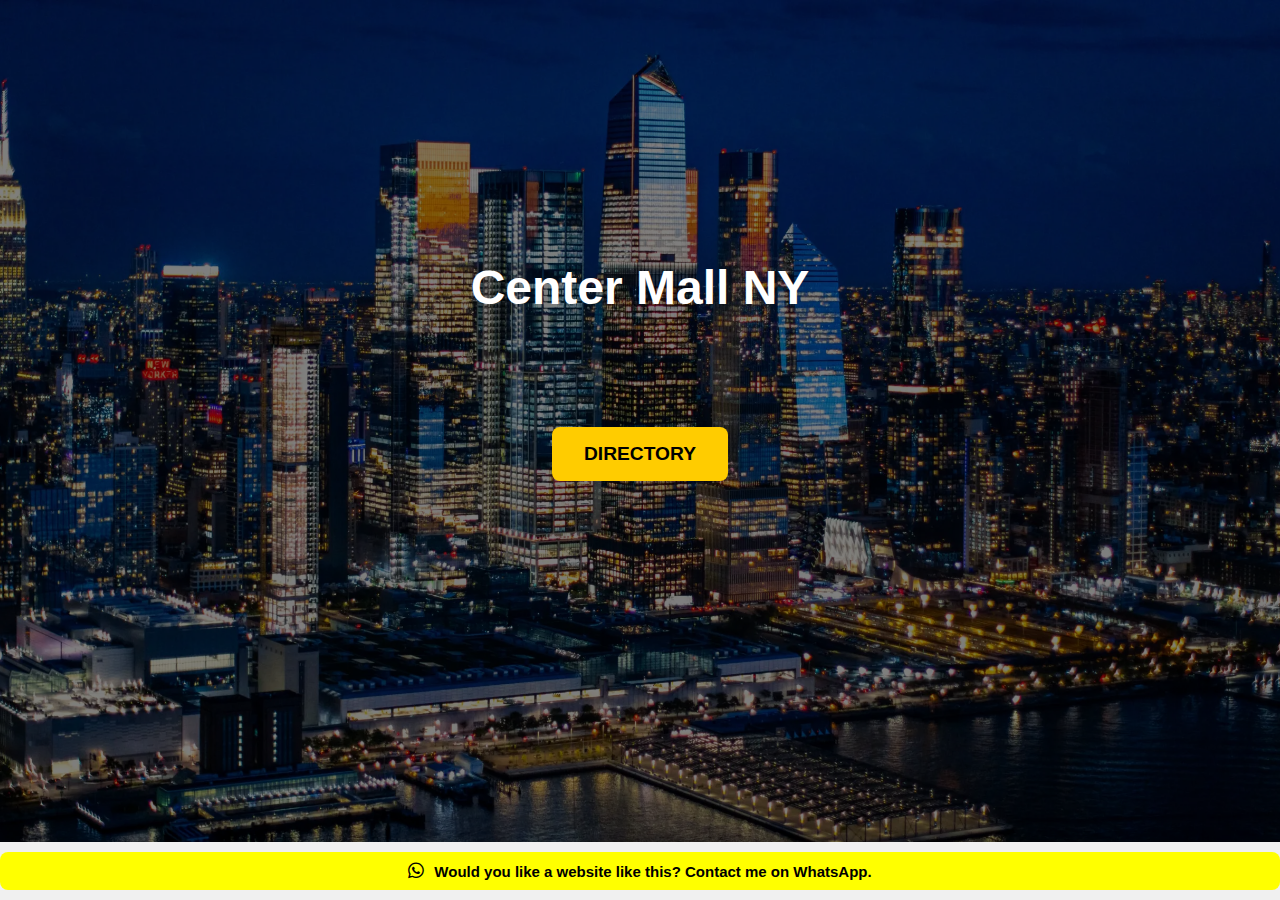
<file: index.html>
<!DOCTYPE html>
<html lang="es">
  <head>
    <meta charset="UTF-8">
    <meta name="viewport" content="width=device-width, initial-scale=1.0">
    <meta name="theme-color" content="#000000">
    <meta name="description" content="Explora Center Mall NY, el centro comercial digital con tiendas, servicios y promociones exclusivas en todo el estado de New York. Visítanos online hoy.">
    <link rel="icon" href="img/icon.png" type="image/png">
    <link rel="manifest" href="manifest.json">
    <link rel="stylesheet" href="styles.css">
    <title>Center Mall NY | Tu Centro Comercial Digital en New York</title>
  
    <!-- Ícono de WhatsApp de Font Awesome -->
    <link rel="stylesheet" href="https://cdnjs.cloudflare.com/ajax/libs/font-awesome/6.5.0/css/all.min.css">
  
    <style>
      .footer-button {
        display: flex;
        justify-content: center;
        align-items: center;
        gap: 10px;
        background-color: yellow;
        color: #000000;
        padding: 10px 20px;
        font-weight: bold;
        text-decoration: none;
        transition: background-color 0.3s ease, color 0.3s ease;
      }
  
      .footer-button:hover {
        background-color: #25D366;
        color: #000;
      }
  
      .footer-button i {
        font-size: 18px;
      }
    </style>
  </head>
  
<body>
  <div class="hero">
    <div class="overlay"></div>
    <h1>Center Mall NY</h1>
    <!--<p>Discover local stores, services, and exclusive promotions across New York State.</p>-->
    <a href="directorio/directorio.html">DIRECTORY</a>
  </div>
  
  <div class="footer-fixed">
    <a href="https://wa.me/17186787899?text=Hello%20Ivan%2C%20I%20just%20visited%20your%20website%20and%20I%27m%20interested%20in%20a%20digital%20presence." target="_blank" class="footer-button">
      <i class="fab fa-whatsapp"></i> Would you like a website like this? Contact me on WhatsApp.
    </a>
  </div>
  
  <script>
    if ('serviceWorker' in navigator) {
      navigator.serviceWorker.register('service-worker.js')
        .then((registration) => {
          console.log('🔒 Service Worker registrado con éxito:', registration.scope);
        })
        .catch((error) => {
          console.log('❌ Error al registrar Service Worker:', error);
        });
    }
  </script>
</body>
</html>
</file>
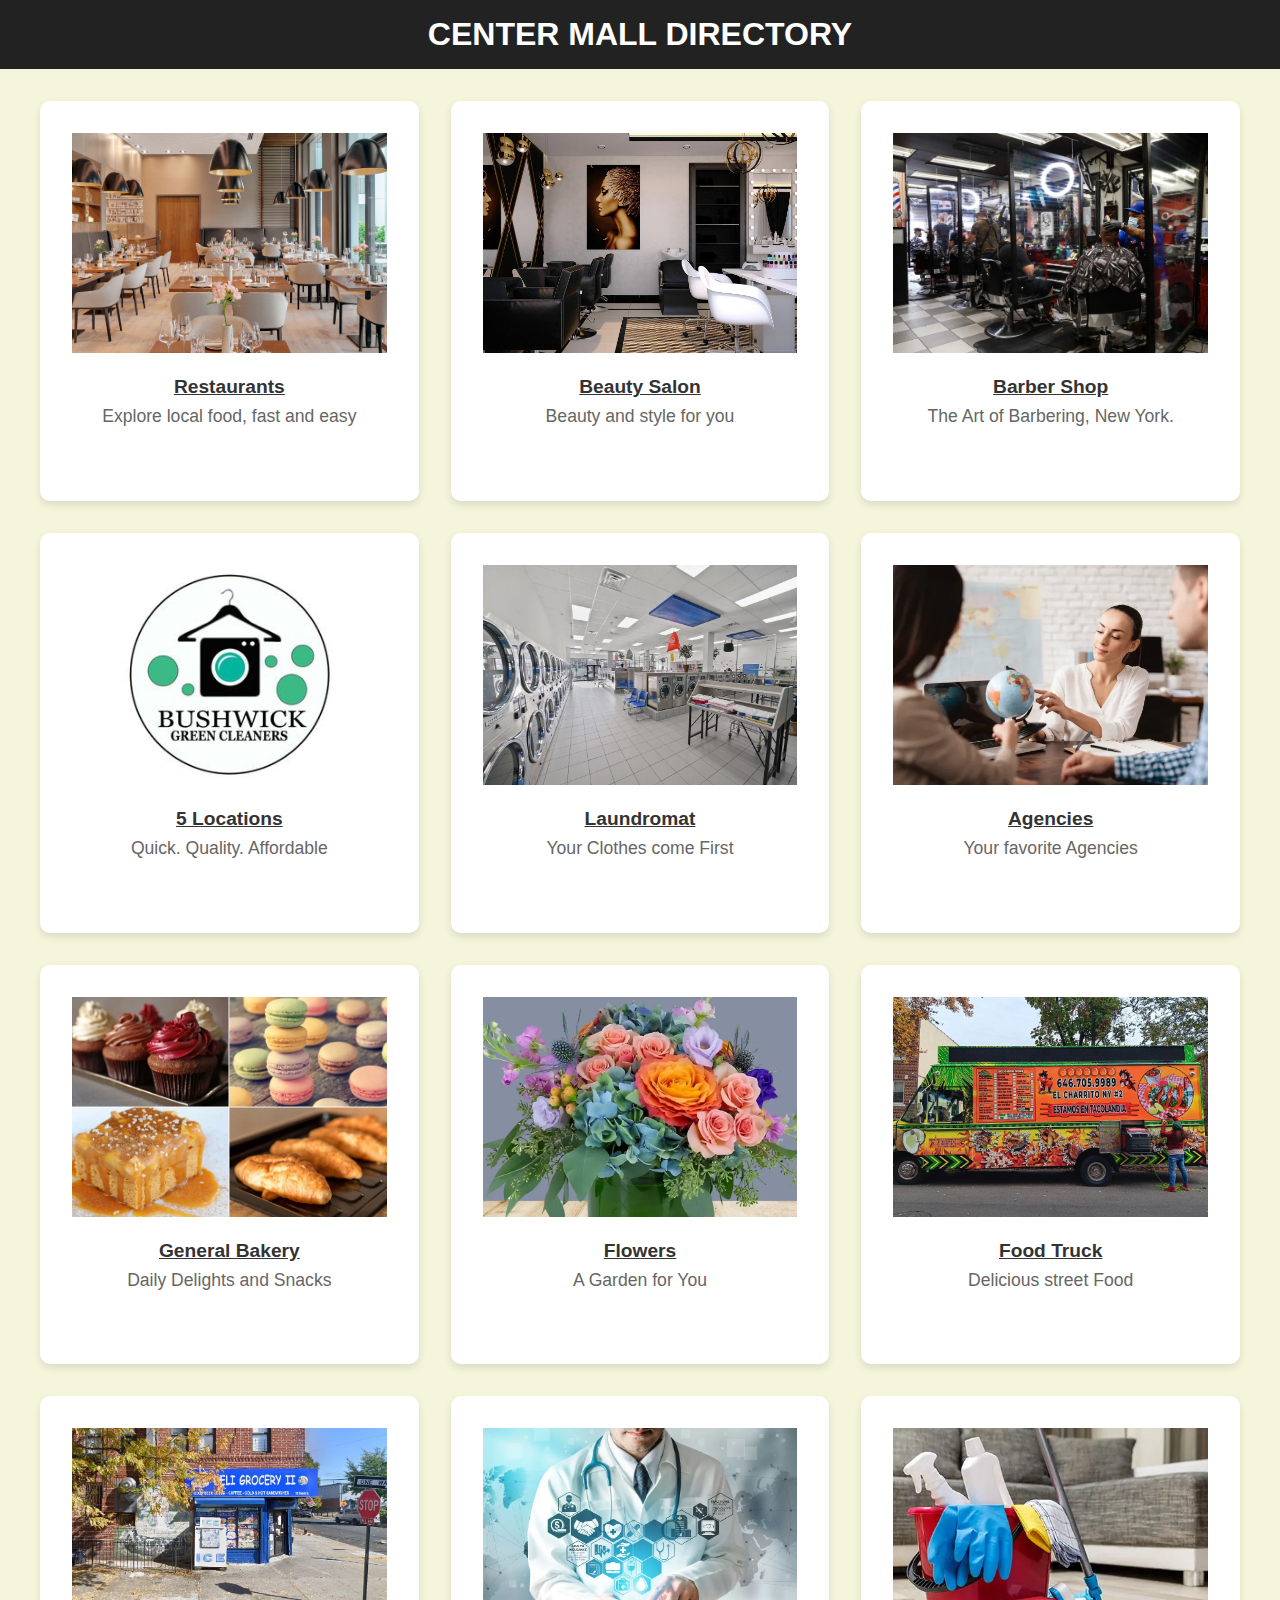
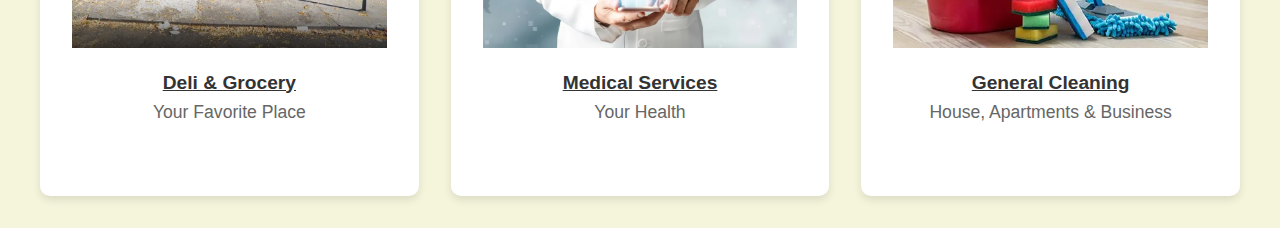
<file: directorio/directorio.html>
<!DOCTYPE html>
<html lang="es">
<head>
  <meta charset="UTF-8">
  <meta name="viewport" content="width=device-width, initial-scale=1.0">
  <link rel="stylesheet" href="styles-dir.css">
  <title>Mall Digital</title>
</head>
<body>
  <header>
    <h1>CENTER MALL DIRECTORY</h1>
  </header>

  <main class="container">
    <a href="restaurants/restaurant-1.html" class="card real">
      <img src="restaurants/img/restaurant.webp" alt="Restaurantes">
      <div class="content">
      <h3>Restaurants</h3>
        <p>Explore local food, fast and easy</p>
      </div>
    </a>

    <a href="restaurants/beauty-salon-1.html" class="card real">
      <img src="restaurants/img/beauty-salon.webp" alt="Beauty Salon">
      <div class="content">
      <h3>Beauty Salon</h3>
        <p>Beauty and style for you</p>
      </div>
    </a>

    <a href="restaurants/barber-shop-1.html" class="card real">
      <img src="restaurants/img/barber-shop.webp" alt="Barber Shop">
      <div class="content">
      <h3>Barber Shop</h3>
        <p>The Art of Barbering, New York.</p>
      </div>
    </a>

    <a href="restaurants/dry-cleaners-1.html" class="card real">
      <img src="restaurants/img/bgc-1.jpg" alt="Dry Cleaners">
      <div class="content">
      <h3>5 Locations</h3>
        <p>Quick. Quality. Affordable</p>
      </div>
    </a>

    <a href="restaurants/laundromat-1.html" class="card real">
      <img src="restaurants/img/laundromat-portada.webp" alt="Laundromat">
      <div class="content">
      <h3>Laundromat</h3>
        <p>Your Clothes come First</p>
      </div>
    </a>

    <a href="restaurants/agencies-1.html" class="card real">
      <img src="restaurants/img/agencies.webp" alt="Agencies">
      <div class="content">
      <h3>Agencies</h3>
        <p>Your favorite Agencies</p>
      </div>
    </a>

    <a href="restaurants/bakery-1.html" class="card real">
      <img src="restaurants/img/bakery.webp" alt="Bakery">
      <div class="content">
      <h3>General Bakery</h3>
        <p>Daily Delights and Snacks</p>
      </div>
    </a>

    <a href="restaurants/flowers-1.html" class="card real">
      <img src="restaurants/img/flowers.webp" alt="Bakery">
      <div class="content">
      <h3>Flowers</h3>
        <p>A Garden for You</p>
      </div>
    </a>

    <a href="restaurants/food-truck-1.html" class="card real">
      <img src="restaurants/img/food-truck.webp" alt="Bakery">
      <div class="content">
      <h3>Food Truck</h3>
        <p>Delicious street Food</p>
      </div>
    </a>

    <a href="restaurants/deli-1.html" class="card real">
      <img src="restaurants/img/gallon-1.webp" alt="Bakery">
      <div class="content">
      <h3>Deli & Grocery</h3>
        <p>Your Favorite Place</p>
      </div>
    </a>

    <a href="restaurants/medical-1.html" class="card real">
      <img src="restaurants/img/medical.webp" alt="Bakery">
      <div class="content">
      <h3>Medical Services</h3>
        <p>Your Health</p>
      </div>
    </a>

    <a href="restaurants/cleaning-1.html" class="card real">
      <img src="restaurants/img/cleaning.webp" alt="Bakery">
      <div class="content">
      <h3>General Cleaning</h3>
        <p>House, Apartments & Business</p>
      </div>
    </a>
  </main>
  
</body>
</html>
</file>
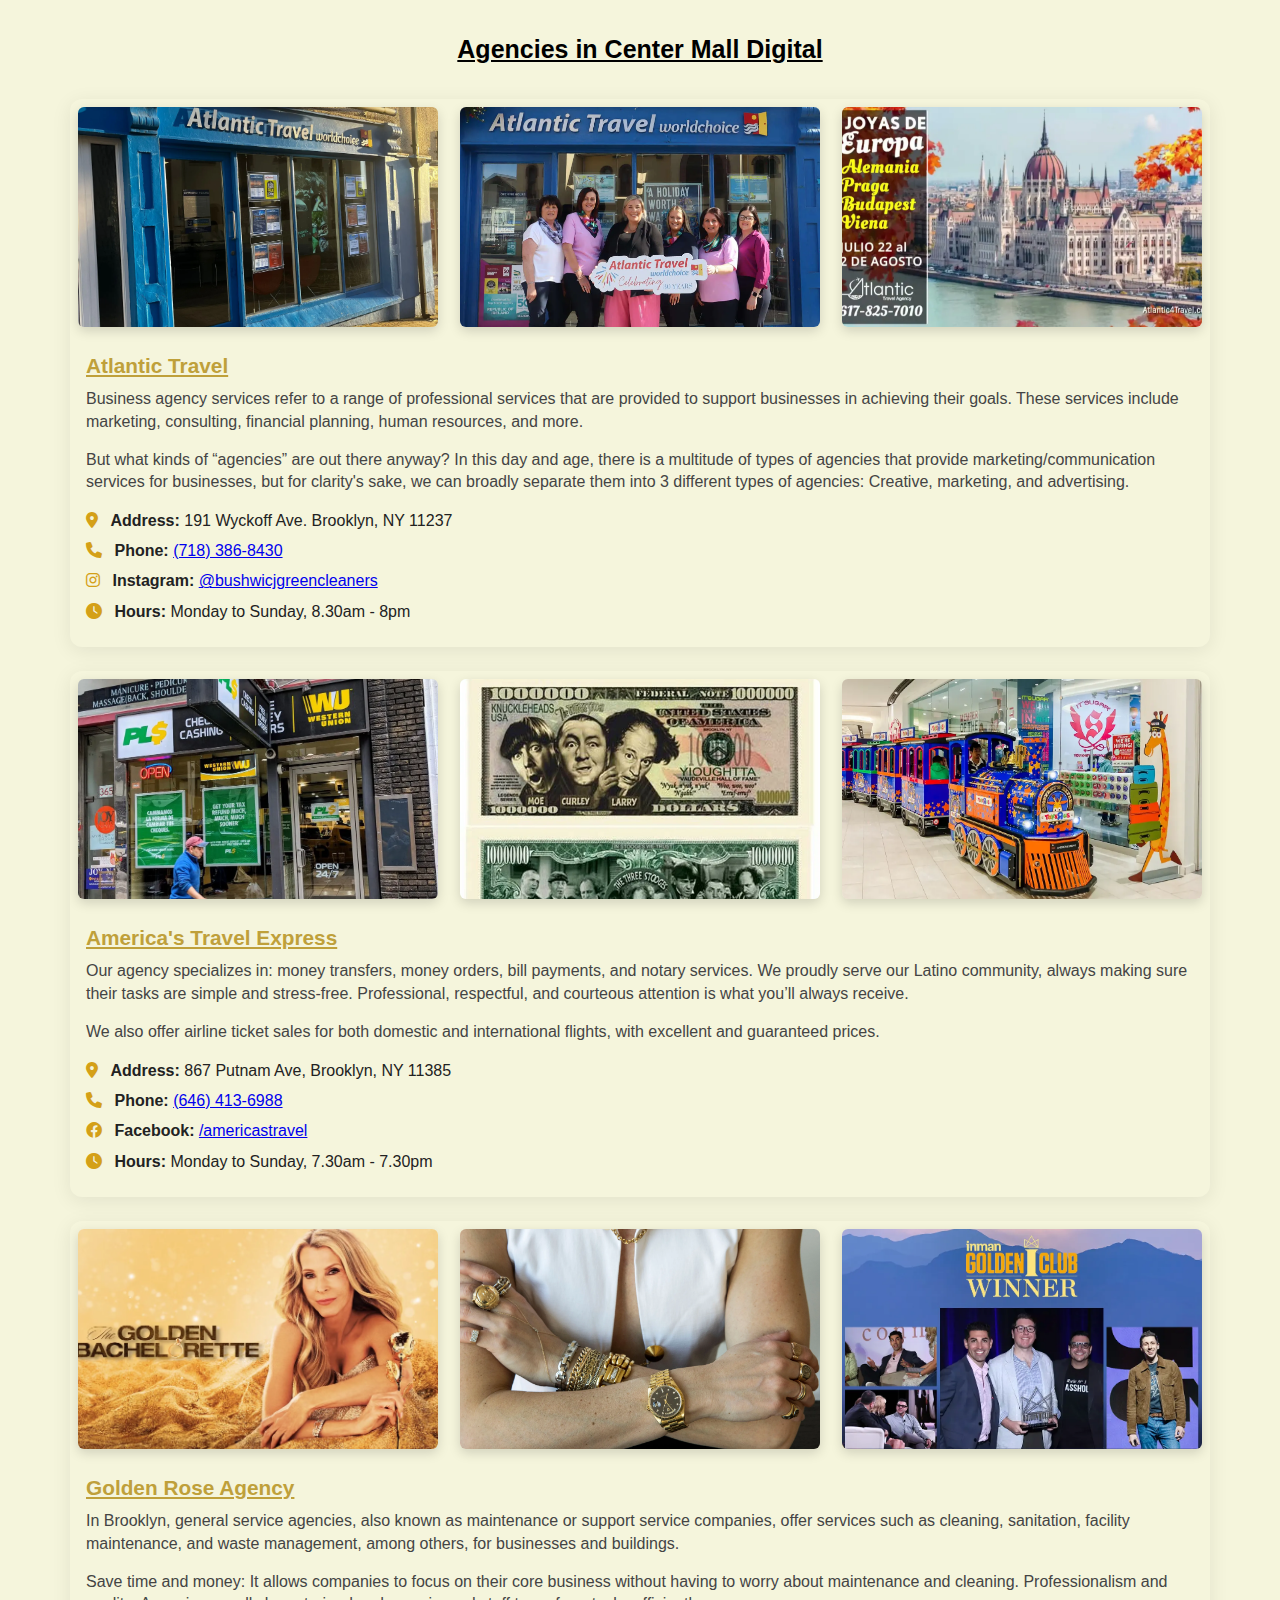
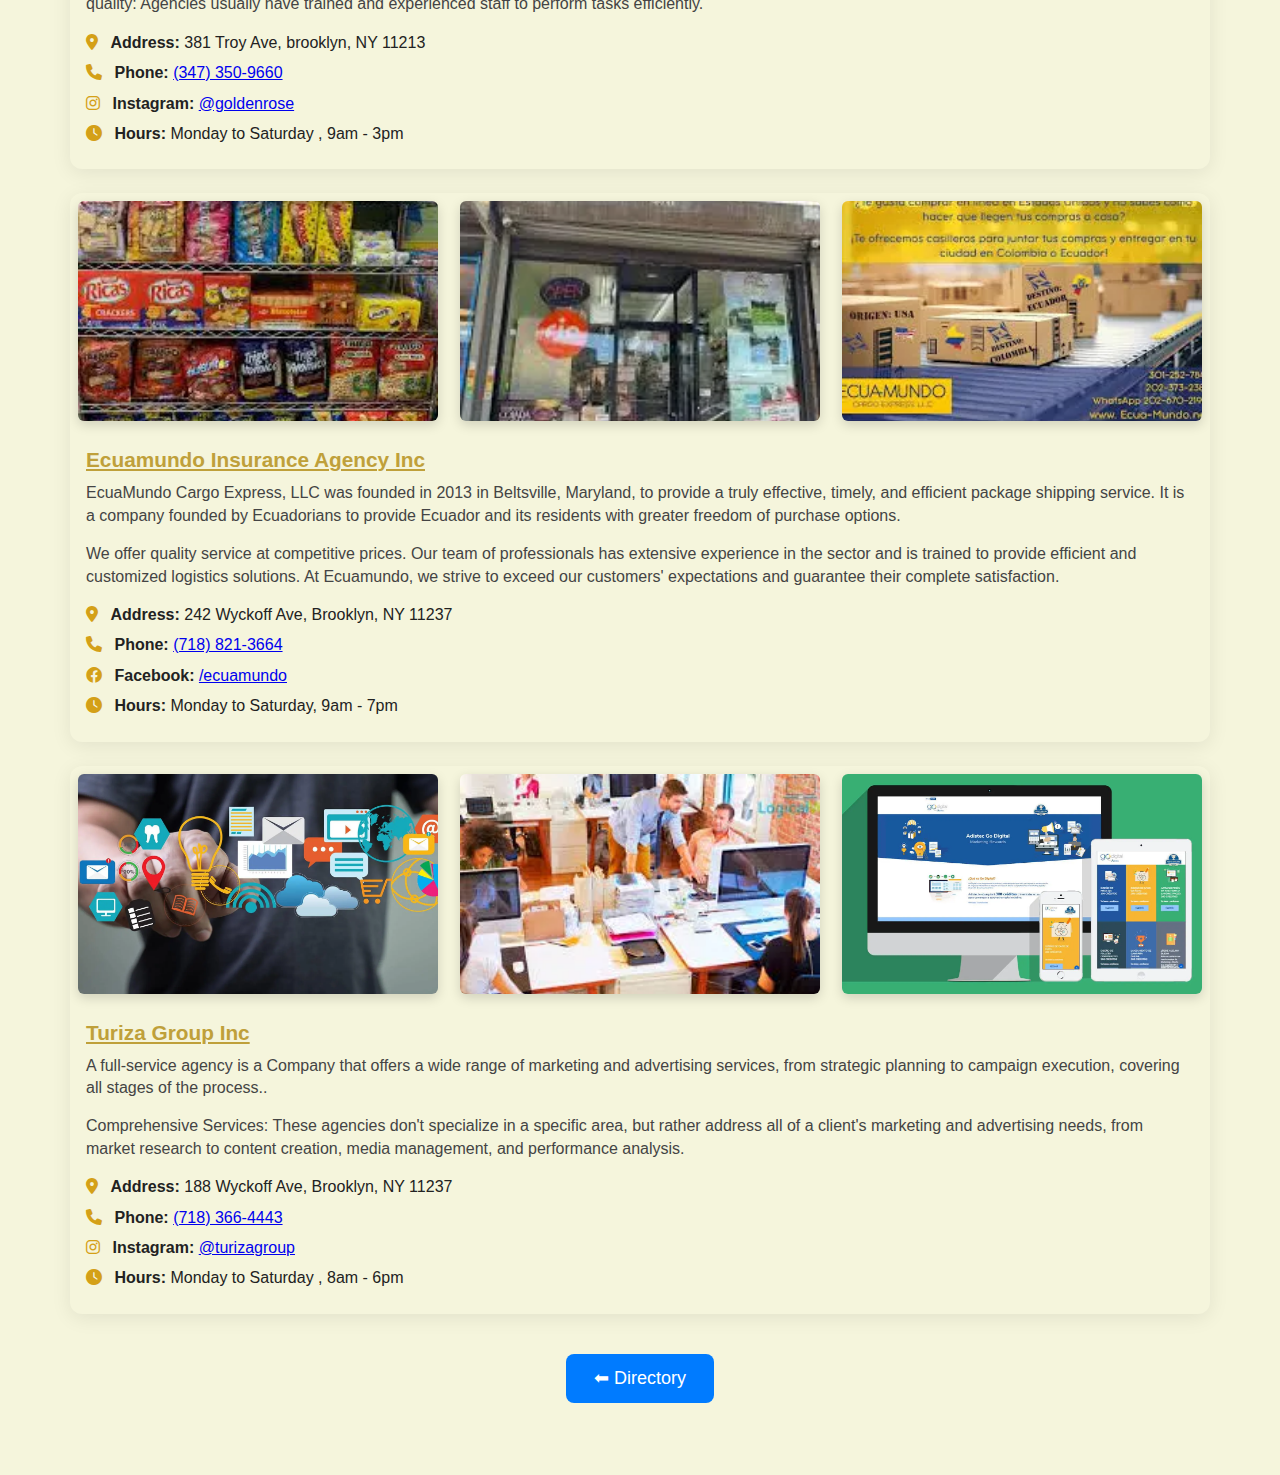
<file: directorio/restaurants/agencies-1.html>
<!DOCTYPE html>
<html lang="en">
<head>
  <meta charset="UTF-8">
  <meta name="viewport" content="width=device-width, initial-scale=1.0">
  <title>Agencies - Center Mall Digital</title>
  <link rel="stylesheet" href="negocio.css">
  <link rel="stylesheet" href="https://cdnjs.cloudflare.com/ajax/libs/font-awesome/6.0.0-beta3/css/all.min.css">
</head>
<body>
  <header>
    <h1>Agencies in Center Mall Digital</h1>
  </header>

  <main class="container">

    <!-- BUSINESS CARD TEMPLATE -->
    <section class="negocio">
      <div class="imagenes">
        <img src="img/atlantic-1.webp" alt="Photo 1" />
        <img src="img/atlantic-2.webp" alt="Photo 2" />
        <img src="img/atlantic-3.webp" alt="Photo 3" />
      </div>
      <div class="info">
        <h2>Atlantic Travel </h2>
        <p>Business agency services refer to a range of professional services that are provided to support businesses in achieving their goals. These services include marketing, consulting, financial planning, human resources, and more. </p>
        <p> But what kinds of “agencies” are out there anyway? In this day and age, there is a multitude of types of agencies that provide marketing/communication services for businesses, but for clarity's sake, we can broadly separate them into 3 different types of agencies: Creative, marketing, and advertising. </p>
        <ul style="list-style: none; padding: 0">
          <li><i class="fas fa-map-marker-alt"></i> <strong>Address:</strong> 191 Wyckoff Ave. Brooklyn, NY 11237</li>
          <li><i class="fas fa-phone"></i> <strong>Phone:</strong> <a href="tel:+17183868430">(718) 386-8430</a></li>
          <li><i class="fab fa-instagram"></i> <strong>Instagram:</strong> <a href="https://instagram.com/atlantictravel" target="_blank">@bushwicjgreencleaners</a></li>
          <li><i class="fas fa-clock"></i> <strong>Hours:</strong> Monday to Sunday, 8.30am - 8pm</li>
        </ul>
      </div>
    </section>

    <!-- COPY TEMPLATE FOR OTHER RESTAURANTS -->
    <section class="negocio">
      <div class="imagenes">
        <img src="img/americas-1.webp" alt="Photo 1" />
        <img src="img/americas-2.webp" alt="Photo 2" />
        <img src="img/americas-3.webp" alt="Photo 3" />
      </div>
      <div class="info">
        <h2>America's Travel Express</h2>
        <p>Our agency specializes in: money transfers, money orders, bill payments, and notary services.
          We proudly serve our Latino community, always making sure their tasks are simple and stress-free.
          Professional, respectful, and courteous attention is what you’ll always receive.</p>
        <p>We also offer airline ticket sales for both domestic and international flights,
          with excellent and guaranteed prices. </p>
        <ul style="list-style: none; padding: 0">
          <li><i class="fas fa-map-marker-alt"></i> <strong>Address:</strong> 867 Putnam Ave, Brooklyn, NY 11385</li>
          <li><i class="fas fa-phone"></i> <strong>Phone:</strong> <a href="tel:+16464136988">(646) 413-6988</a></li>
          <li><i class="fab fa-facebook"></i> <strong>Facebook:</strong> <a href="#">/americastravel</a></li>
          <li><i class="fas fa-clock"></i> <strong>Hours:</strong> Monday to Sunday, 7.30am - 7.30pm</li>
        </ul>
      </div>
    </section>

    <section class="negocio">
      <div class="imagenes">
        <img src="img/golden-1.webp" alt="Photo 1" />
        <img src="img/golden-2.webp" alt="Photo 2" />
        <img src="img/golden-3.webp" alt="Photo 3" />
      </div>
      <div class="info">
        <h2>Golden Rose Agency</h2>
        <p> In Brooklyn, general service agencies, also known as maintenance or support service companies, offer services such as cleaning, sanitation, facility maintenance, and waste management, among others, for businesses and buildings. </p>
        <p>Save time and money:
          It allows companies to focus on their core business without having to worry about maintenance and cleaning.
          Professionalism and quality:
          Agencies usually have trained and experienced staff to perform tasks efficiently.</p>
        <ul>
          <li><i class="fas fa-map-marker-alt"></i> <strong>Address:</strong> 381 Troy Ave, brooklyn, NY 11213</li>
          <li><i class="fas fa-phone"></i> <strong>Phone:</strong> <a href="tel:+13473509660">(347) 350-9660</a></li>
          <li><i class="fab fa-instagram"></i> <strong>Instagram:</strong> <a href="#">@goldenrose</a></li>
          <li><i class="fas fa-clock"></i> <strong>Hours:</strong> Monday to Saturday  , 9am - 3pm</li>
        </ul>
      </div>
    </section>

    <section class="negocio">
      <div class="imagenes">
        <img src="img/ecuamundo-1.webp" alt="Photo 1" />
        <img src="img/ecuamundo-2.webp" alt="Photo 2" />
        <img src="img/ecuamundo-3.webp" alt="Photo 3" />
      </div>
      <div class="info">
        <h2>Ecuamundo Insurance Agency Inc</h2>
        <p>EcuaMundo Cargo Express, LLC was founded in 2013 in Beltsville, Maryland, to provide a truly effective, timely, and efficient package shipping service. It is a company founded by Ecuadorians to provide Ecuador and its residents with greater freedom of purchase options.  </p>
        <p>We offer quality service at competitive prices. Our team of professionals has extensive experience in the sector and is trained to provide efficient and customized logistics solutions. At Ecuamundo, we strive to exceed our customers' expectations and guarantee their complete satisfaction.</p>
        <ul style="list-style: none; padding: 0">
          <li><i class="fas fa-map-marker-alt"></i> <strong>Address:</strong> 242 Wyckoff Ave, Brooklyn, NY 11237</li>
          <li><i class="fas fa-phone"></i> <strong>Phone:</strong> <a href="tel:+17188213664">(718) 821-3664</a></li>
          <li><i class="fab fa-facebook"></i> <strong>Facebook:</strong> <a href="#">/ecuamundo</a></li>
          <li><i class="fas fa-clock"></i> <strong>Hours:</strong> Monday to Saturday, 9am - 7pm</li>
        </ul>
      </div>
    </section>

    <section class="negocio">
      <div class="imagenes">
        <img src="img/turiza-1.webp" alt="Photo 1" />
        <img src="img/turiza-2.webp" alt="Photo 2" />
        <img src="img/turiza-3.webp" alt="Photo 3" />
      </div>
      <div class="info">
        <h2>Turiza Group Inc</h2>
        <p>
          A full-service agency is a Company that offers a wide range of marketing and advertising services, from strategic planning to campaign execution, covering all stages of the process.. </p>
      <p>Comprehensive Services:
        These agencies don't specialize in a specific area, but rather address all of a client's marketing and advertising needs, from market research to content creation, media management, and performance analysis. </p> 
        <ul style="list-style: none; padding: 0">
          <li><i class="fas fa-map-marker-alt"></i> <strong>Address:</strong> 188 Wyckoff Ave, Brooklyn, NY 11237</li>
          <li><i class="fas fa-phone"></i> <strong>Phone:</strong> <a href="tel:+17183664443">(718) 366-4443</a></li>
          <li><i class="fab fa-instagram"></i> <strong>Instagram:</strong> <a href="#">@turizagroup</a></li>
          <li><i class="fas fa-clock"></i> <strong>Hours:</strong> Monday to Saturday , 8am - 6pm</li>
        </ul>
      </div>
    </section>

  </main>

  <div class="center-container">
    <a class="back-button" href="../directorio.html">⬅ Directory</a>
  </div>
  
</body>
</html>
</file>
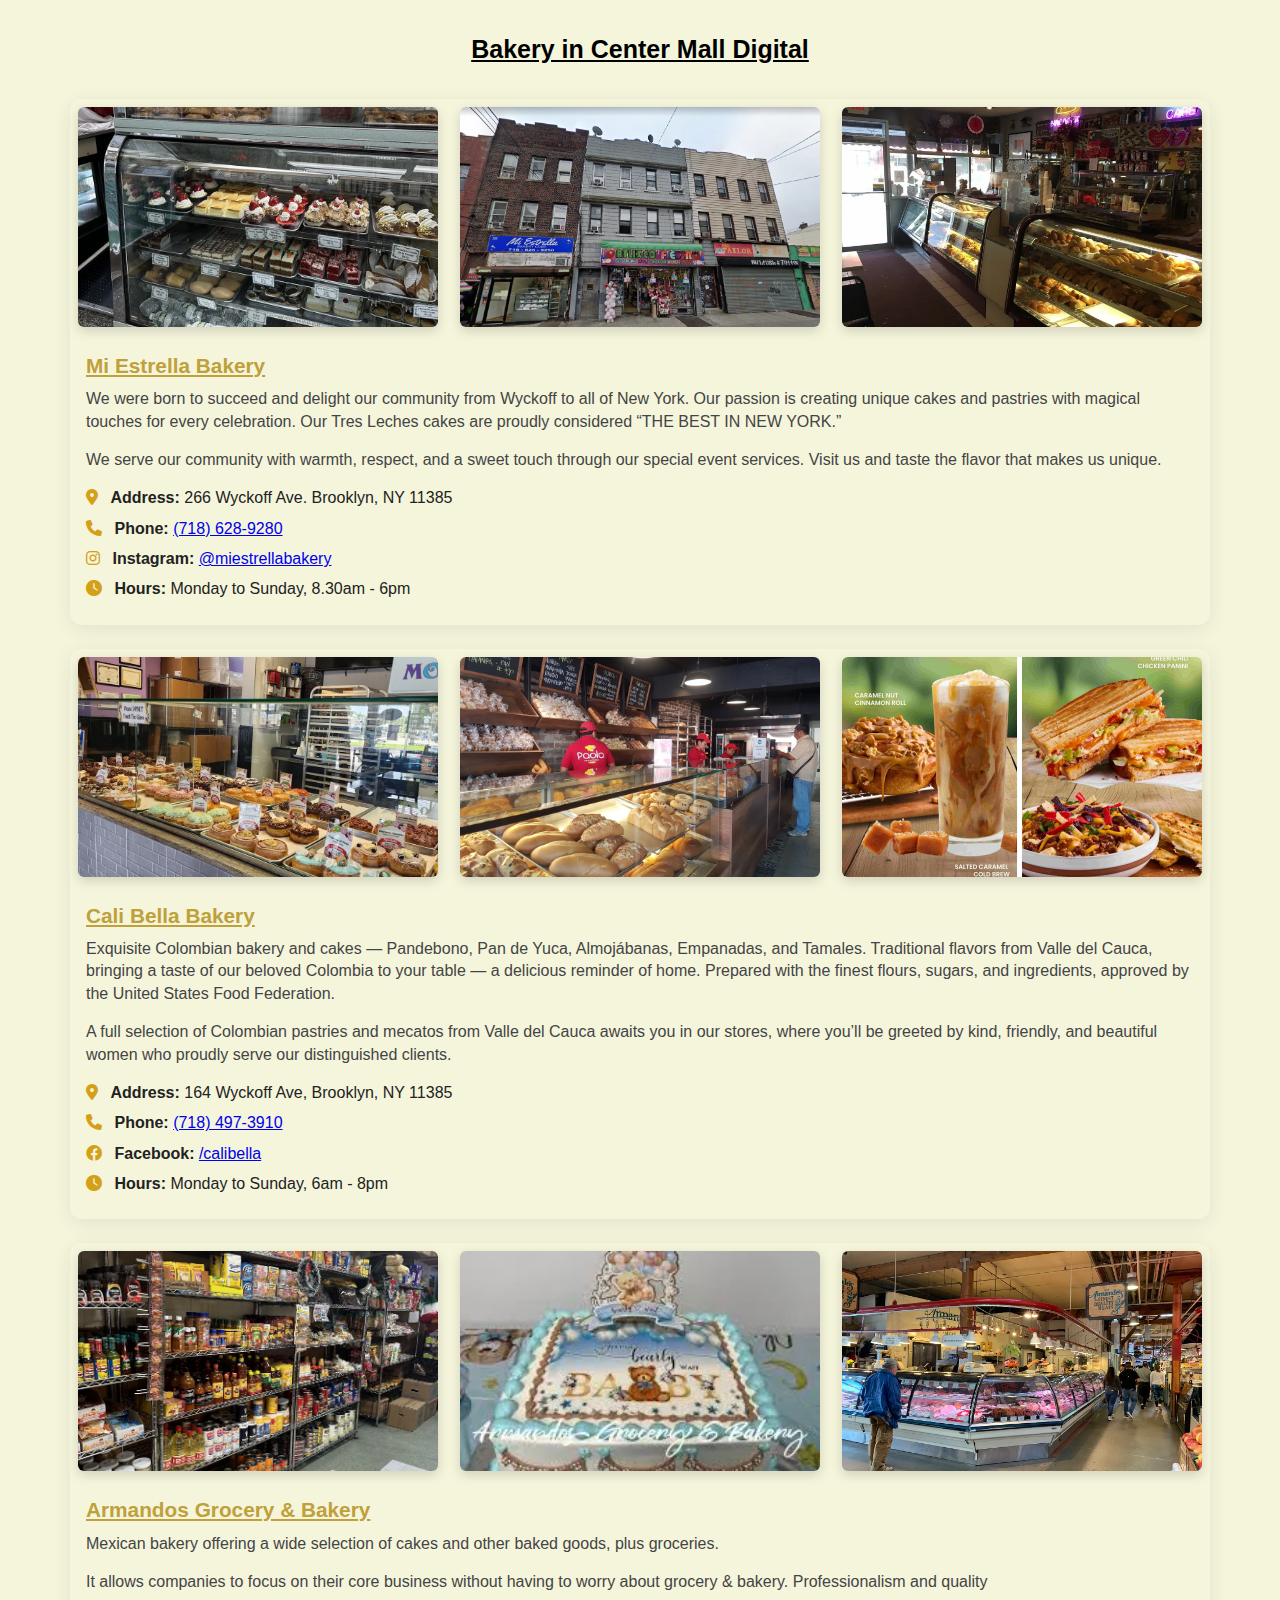
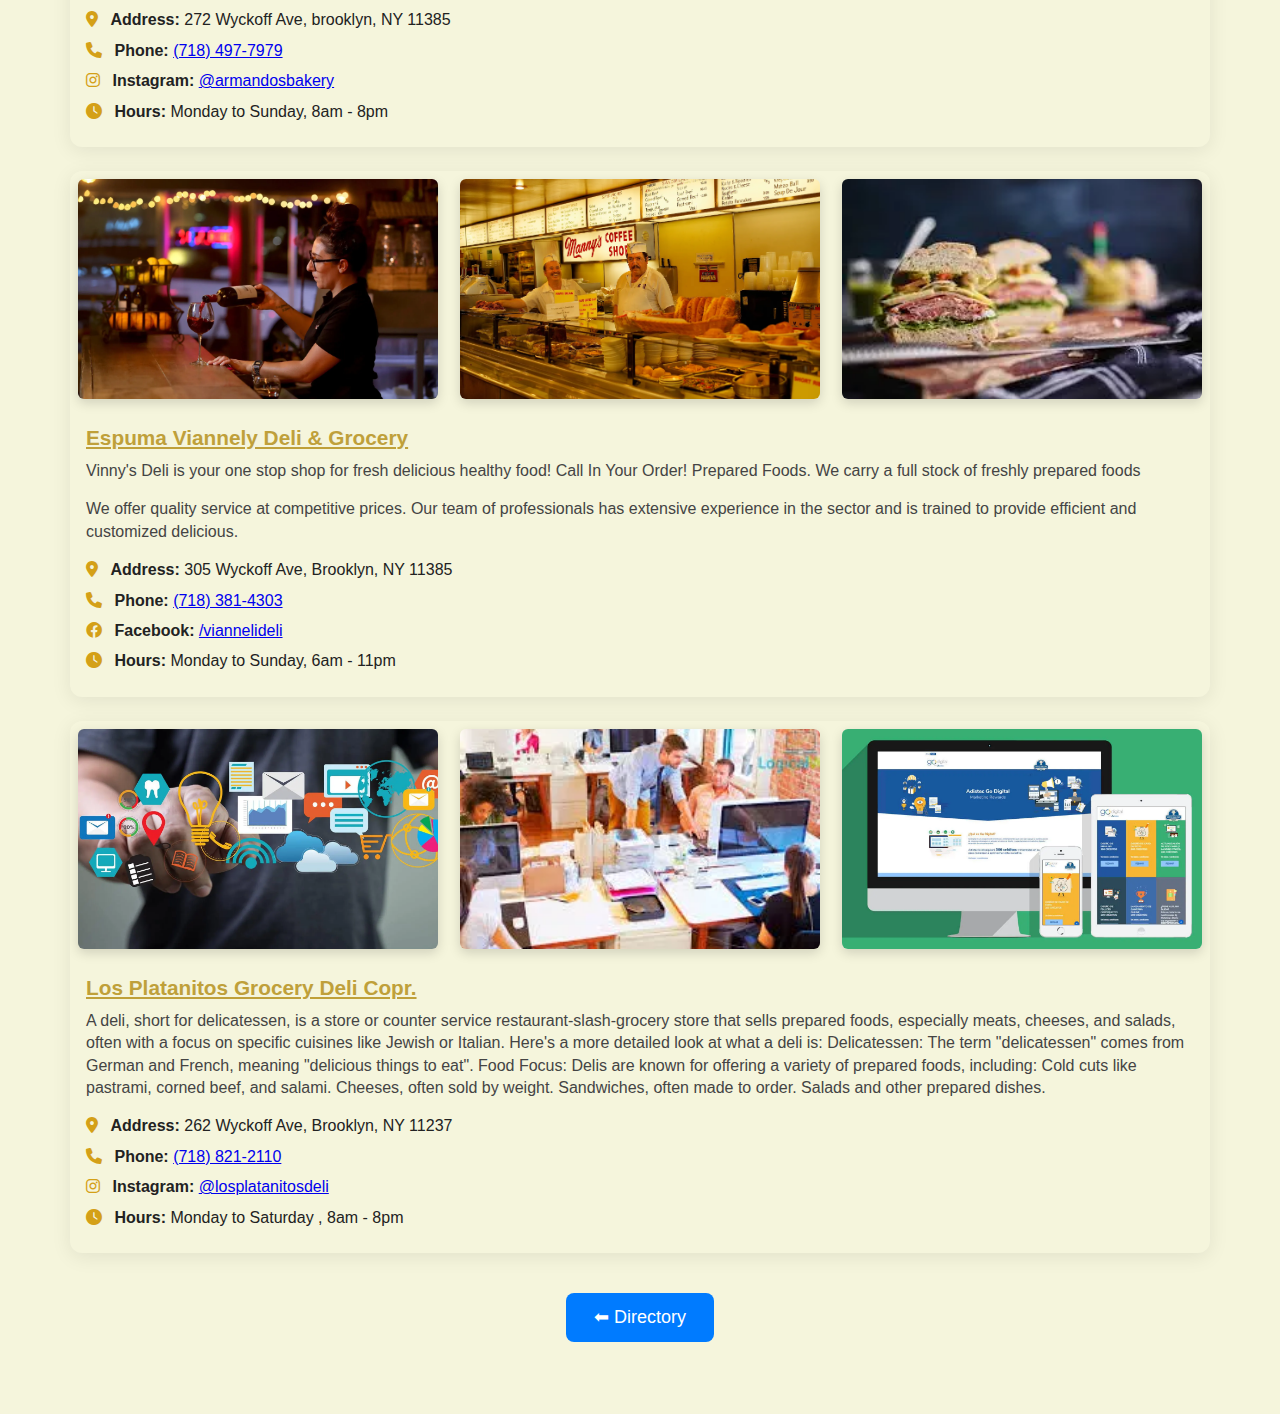
<file: directorio/restaurants/bakery-1.html>
<!DOCTYPE html>
<html lang="en">
  <head>
    <meta charset="UTF-8" />
    <meta name="viewport" content="width=device-width, initial-scale=1.0" />
    <title>Bakery - Center Mall Digital</title>
    <link rel="stylesheet" href="negocio.css" />
    <link
      rel="stylesheet"
      href="https://cdnjs.cloudflare.com/ajax/libs/font-awesome/6.0.0-beta3/css/all.min.css"
    />
  </head>
  <body>
    <header>
      <h1>Bakery in Center Mall Digital</h1>
    </header>

    <main class="container">
      <!-- BUSINESS CARD TEMPLATE -->
      <section class="negocio">
        <div class="imagenes">
          <img src="img/estrella-1.webp" alt="Photo 1" />
          <img src="img/estrella-2.webp" alt="Photo 2" />
          <img src="img/estrella-3.webp" alt="Photo 3" />
        </div>
        <div class="info">
          <h2>Mi Estrella Bakery</h2>
          <p>
            We were born to succeed and delight our community from Wyckoff to
            all of New York. Our passion is creating unique cakes and pastries
            with magical touches for every celebration. Our Tres Leches cakes
            are proudly considered “THE BEST IN NEW YORK.”
          </p>
          <p>
            We serve our community with warmth, respect, and a sweet touch
            through our special event services. Visit us and taste the flavor
            that makes us unique.
          </p>
          <ul style="list-style: none; padding: 0">
            <li>
              <i class="fas fa-map-marker-alt"></i>
              <strong>Address:</strong> 266 Wyckoff Ave. Brooklyn, NY 11385
            </li>
            <li>
              <i class="fas fa-phone"></i> <strong>Phone:</strong>
              <a href="tel:+17186289280">(718) 628-9280</a>
            </li>
            <li>
              <i class="fab fa-instagram"></i> <strong>Instagram:</strong>
              <a href="https://instagram.com/miestrellabakery" target="_blank"
                >@miestrellabakery</a
              >
            </li>
            <li>
              <i class="fas fa-clock"></i> <strong>Hours:</strong> Monday to
              Sunday, 8.30am - 6pm
            </li>
          </ul>
        </div>
      </section>

      <!-- COPY TEMPLATE FOR OTHER RESTAURANTS -->
      <section class="negocio">
        <div class="imagenes">
          <img src="img/cali-1.webp" alt="Photo 1" />
          <img src="img/cali-2.webp" alt="Photo 2" />
          <img src="img/cali-3.webp" alt="Photo 3" />
        </div>
        <div class="info">
          <h2>Cali Bella Bakery</h2>
          <p>
            Exquisite Colombian bakery and cakes — Pandebono, Pan de Yuca,
            Almojábanas, Empanadas, and Tamales. Traditional flavors from Valle
            del Cauca, bringing a taste of our beloved Colombia to your table —
            a delicious reminder of home. Prepared with the finest flours,
            sugars, and ingredients, approved by the United States Food
            Federation.
          </p>
          <p>
            A full selection of Colombian pastries and mecatos from Valle del
            Cauca awaits you in our stores, where you’ll be greeted by kind,
            friendly, and beautiful women who proudly serve our distinguished
            clients.
          </p>
          <ul style="list-style: none; padding: 0">
            <li>
              <i class="fas fa-map-marker-alt"></i>
              <strong>Address:</strong> 164 Wyckoff Ave, Brooklyn, NY 11385
            </li>
            <li>
              <i class="fas fa-phone"></i> <strong>Phone:</strong>
              <a href="tel:+17184973910">(718) 497-3910</a>
            </li>
            <li>
              <i class="fab fa-facebook"></i> <strong>Facebook:</strong>
              <a href="#">/calibella</a>
            </li>
            <li>
              <i class="fas fa-clock"></i> <strong>Hours:</strong> Monday to
              Sunday, 6am - 8pm
            </li>
          </ul>
        </div>
      </section>

      <section class="negocio">
        <div class="imagenes">
          <img src="img/armandos-1.webp" alt="Photo 1" />
          <img src="img/armandos-3.webp" alt="Photo 2" />
          <img src="img/armandos-2.webp" alt="Photo 3" />
        </div>
        <div class="info">
          <h2>Armandos Grocery & Bakery</h2>
          <p>
            Mexican bakery offering a wide selection of cakes and other baked
            goods, plus groceries.
          </p>
          <p>
            It allows companies to focus on their core business without having
            to worry about grocery & bakery. Professionalism and quality
          </p>
          <ul>
            <li>
              <i class="fas fa-map-marker-alt"></i>
              <strong>Address:</strong> 272 Wyckoff Ave, brooklyn, NY 11385
            </li>
            <li>
              <i class="fas fa-phone"></i> <strong>Phone:</strong>
              <a href="tel:+17184977979">(718) 497-7979</a>
            </li>
            <li>
              <i class="fab fa-instagram"></i> <strong>Instagram:</strong>
              <a href="#">@armandosbakery</a>
            </li>
            <li>
              <i class="fas fa-clock"></i> <strong>Hours:</strong> Monday to
              Sunday, 8am - 8pm
            </li>
          </ul>
        </div>
      </section>

      <section class="negocio">
        <div class="imagenes">
          <img src="img/vianneli-1.webp" alt="Photo 1" />
          <img src="img/vianneli-2.webp" alt="Photo 2" />
          <img src="img/vianneli-3.webp" alt="Photo 3" />
        </div>
        <div class="info">
          <h2>Espuma Viannely Deli & Grocery</h2>
          <p>
            Vinny's Deli is your one stop shop for fresh delicious healthy food!
            Call In Your Order! Prepared Foods. We carry a full stock of freshly
            prepared foods
          </p>
          <p>
            We offer quality service at competitive prices. Our team of
            professionals has extensive experience in the sector and is trained
            to provide efficient and customized delicious.
          </p>
          <ul style="list-style: none; padding: 0">
            <li>
              <i class="fas fa-map-marker-alt"></i>
              <strong>Address:</strong> 305 Wyckoff Ave, Brooklyn, NY 11385
            </li>
            <li>
              <i class="fas fa-phone"></i> <strong>Phone:</strong>
              <a href="tel:+17183814303">(718) 381-4303</a>
            </li>
            <li>
              <i class="fab fa-facebook"></i> <strong>Facebook:</strong>
              <a href="#">/viannelideli</a>
            </li>
            <li>
              <i class="fas fa-clock"></i> <strong>Hours:</strong> Monday to
              Sunday, 6am - 11pm
            </li>
          </ul>
        </div>
      </section>

      <section class="negocio">
        <div class="imagenes">
          <img src="img/turiza-1.webp" alt="Photo 1" />
          <img src="img/turiza-2.webp" alt="Photo 2" />
          <img src="img/turiza-3.webp" alt="Photo 3" />
        </div>
        <div class="info">
          <h2>Los Platanitos Grocery Deli Copr.</h2>
          <p>
            A deli, short for delicatessen, is a store or counter service
            restaurant-slash-grocery store that sells prepared foods, especially
            meats, cheeses, and salads, often with a focus on specific cuisines
            like Jewish or Italian. Here's a more detailed look at what a deli
            is: Delicatessen: The term "delicatessen" comes from German and
            French, meaning "delicious things to eat". Food Focus: Delis are
            known for offering a variety of prepared foods, including: Cold cuts
            like pastrami, corned beef, and salami. Cheeses, often sold by
            weight. Sandwiches, often made to order. Salads and other prepared
            dishes.
          </p>
          <ul style="list-style: none; padding: 0">
            <li>
              <i class="fas fa-map-marker-alt"></i>
              <strong>Address:</strong> 262 Wyckoff Ave, Brooklyn, NY 11237
            </li>
            <li>
              <i class="fas fa-phone"></i> <strong>Phone:</strong>
              <a href="tel:+17188212110">(718) 821-2110</a>
            </li>
            <li>
              <i class="fab fa-instagram"></i> <strong>Instagram:</strong>
              <a href="#">@losplatanitosdeli</a>
            </li>
            <li>
              <i class="fas fa-clock"></i> <strong>Hours:</strong> Monday to
              Saturday , 8am - 8pm
            </li>
          </ul>
        </div>
      </section>
    </main>

    <div class="center-container">
      <a class="back-button" href="../directorio.html">⬅ Directory</a>
    </div>
  </body>
</html>
</file>
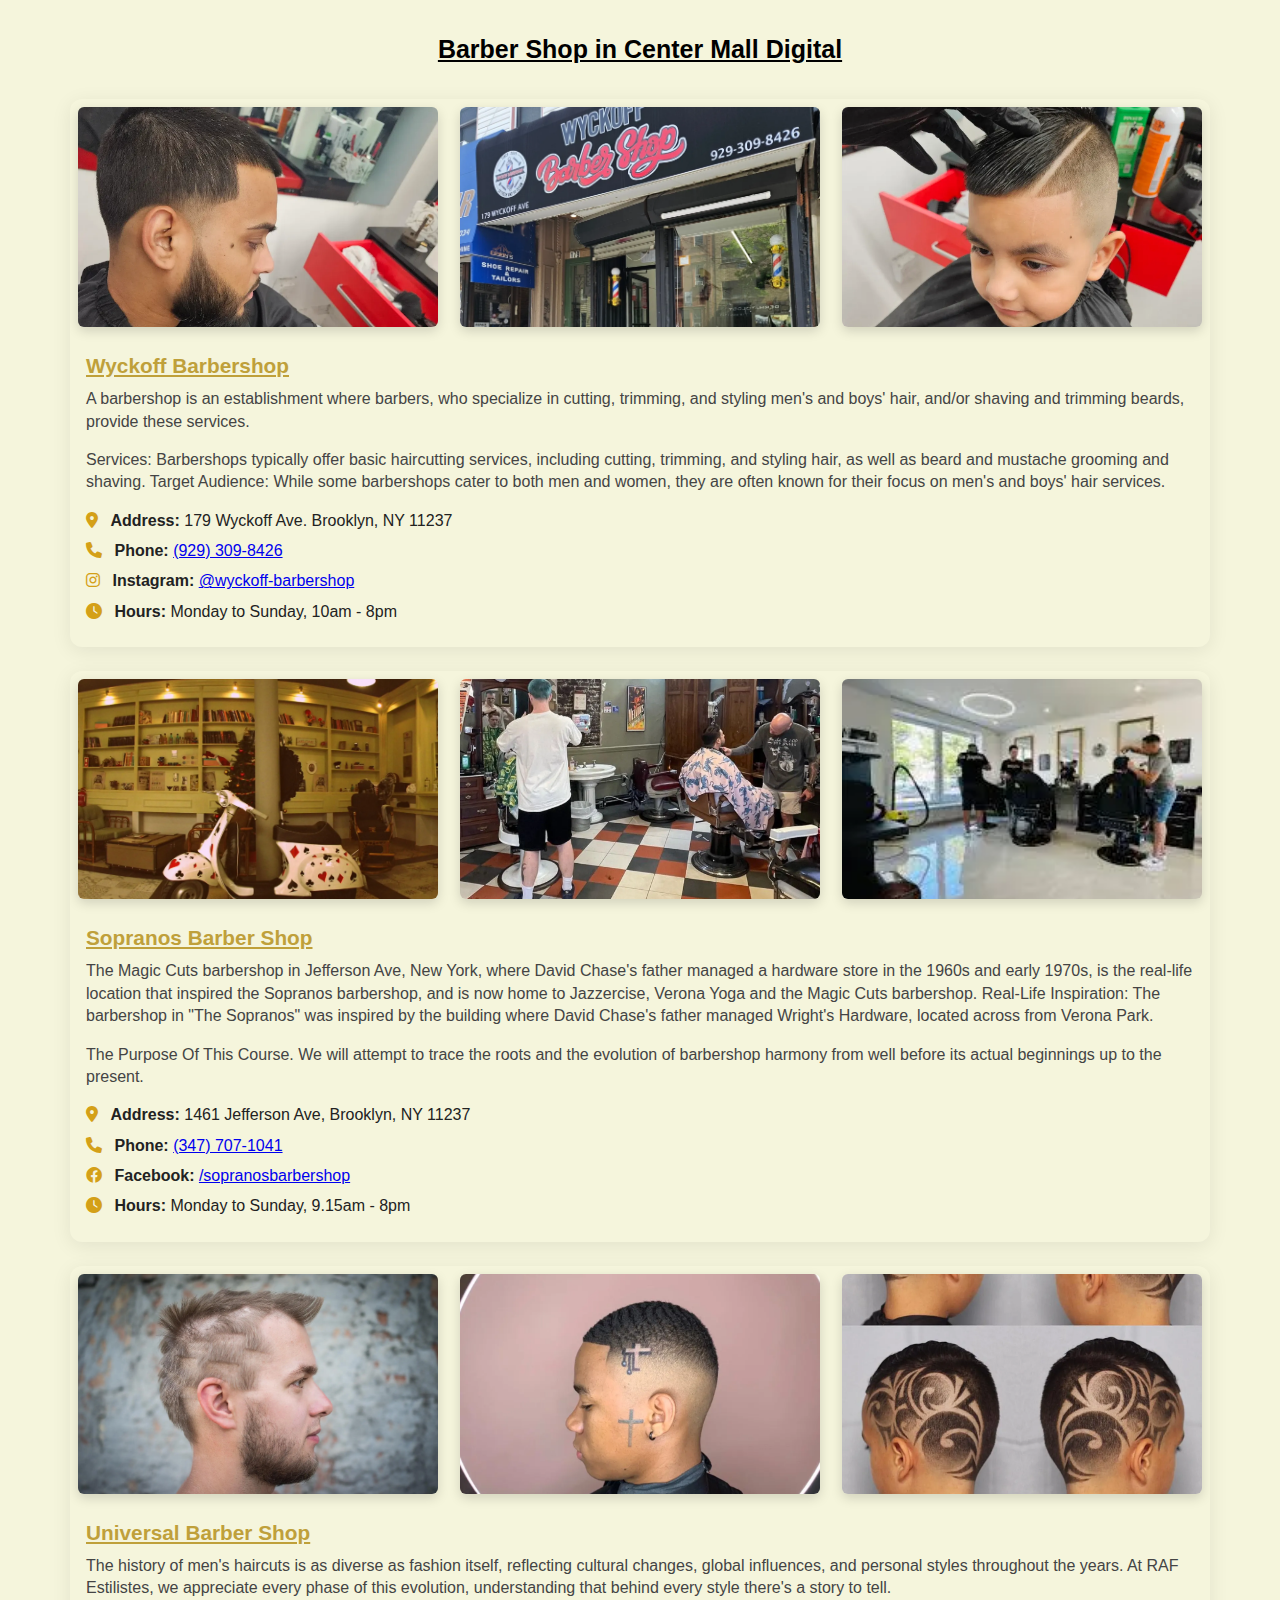
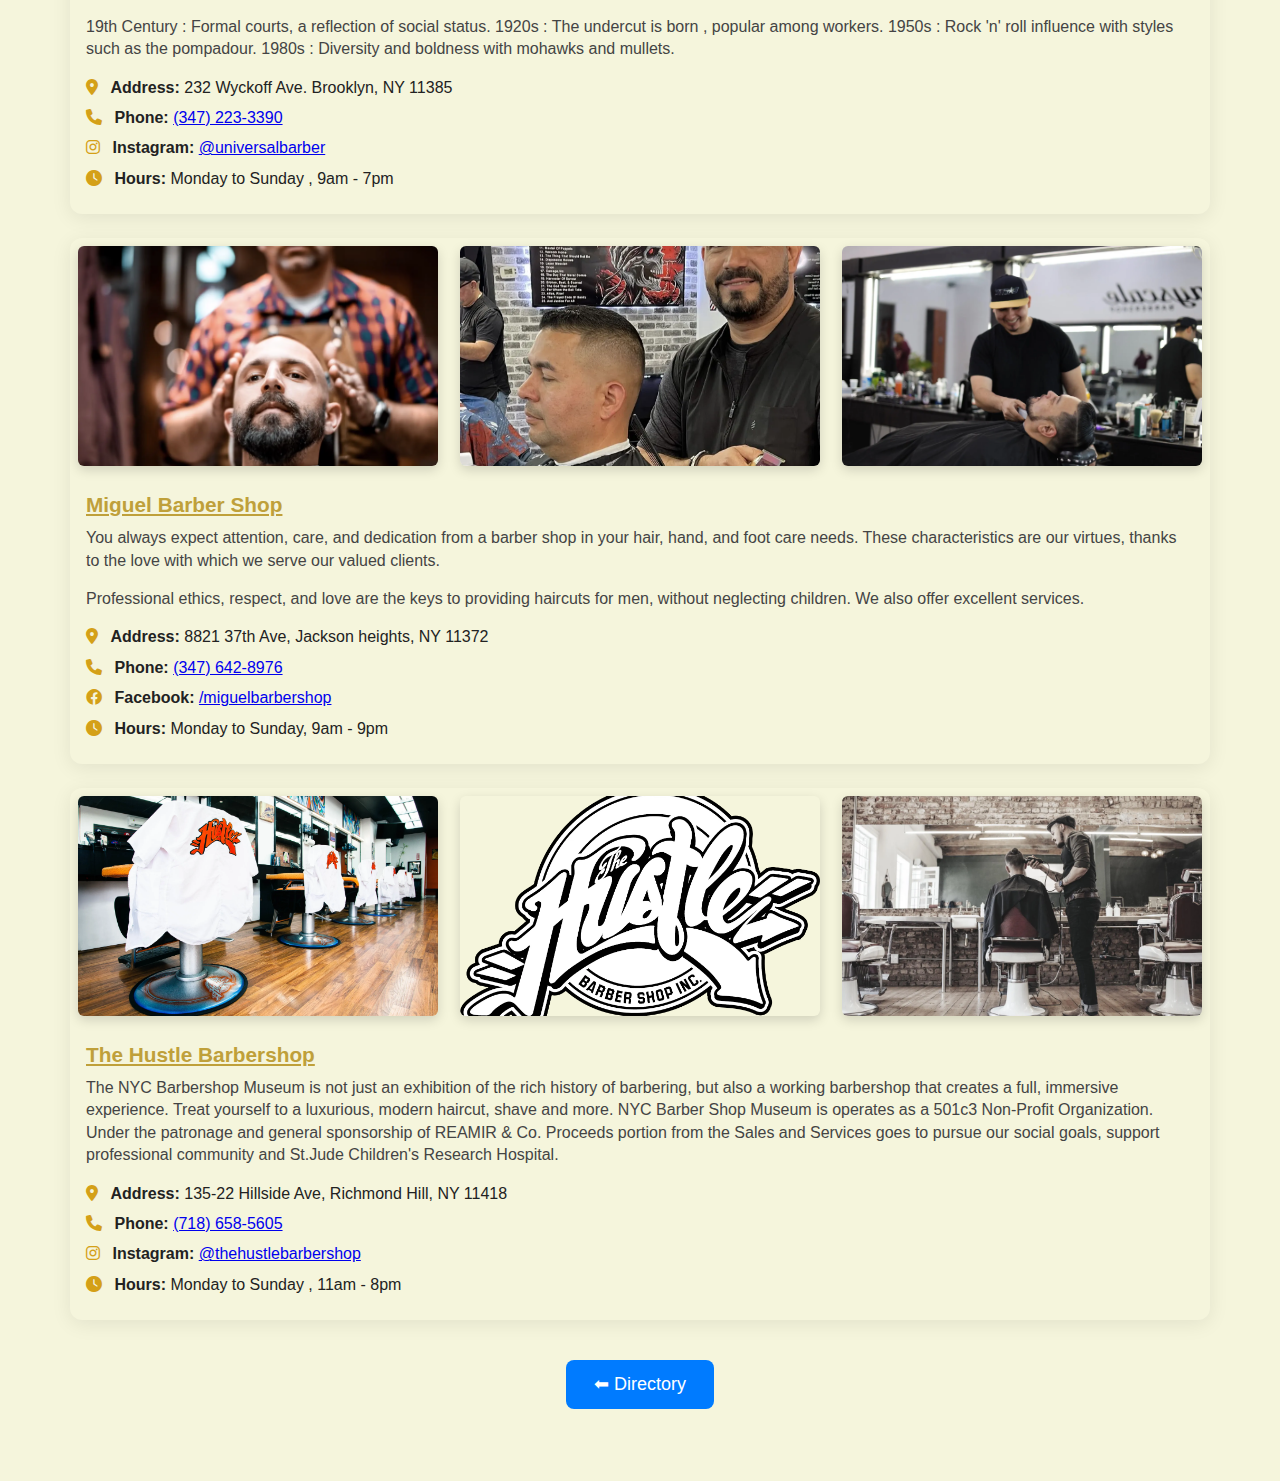
<file: directorio/restaurants/barber-shop-1.html>
<!DOCTYPE html>
<html lang="en">
<head>
  <meta charset="UTF-8">
  <meta name="viewport" content="width=device-width, initial-scale=1.0">
  <title>Barber Shop - Center Mall Digital</title>
  <link rel="stylesheet" href="negocio.css">
  <link rel="stylesheet" href="https://cdnjs.cloudflare.com/ajax/libs/font-awesome/6.0.0-beta3/css/all.min.css">
</head>
<body>
  <header>
    <h1>Barber Shop in Center Mall Digital</h1>
  </header>

  <main class="container">

    <!-- BUSINESS CARD TEMPLATE -->
    <section class="negocio">
      <div class="imagenes">
        <img src="img/barber-2.webp" alt="Photo 1" />
        <img src="img/barber-1.webp" alt="Photo 2" />
        <img src="img/barber-3.webp" alt="Photo 3" />
      </div>
      <div class="info">
        <h2>Wyckoff Barbershop</h2>
        <p>A barbershop is an establishment where barbers, who specialize in cutting, trimming, and styling men's and boys' hair, and/or shaving and trimming beards, provide these services. </p>
        <p> Services:
          Barbershops typically offer basic haircutting services, including cutting, trimming, and styling hair, as well as beard and mustache grooming and shaving. 
          Target Audience:
          While some barbershops cater to both men and women, they are often known for their focus on men's and boys' hair services. </p>
        <ul style="list-style: none; padding: 0">
          <li><i class="fas fa-map-marker-alt"></i> <strong>Address:</strong> 179 Wyckoff Ave. Brooklyn, NY 11237</li>
          <li><i class="fas fa-phone"></i> <strong>Phone:</strong> <a href="tel:+19293098426">(929) 309-8426</a></li>
          <li><i class="fab fa-instagram"></i> <strong>Instagram:</strong> <a href="https://instagram.com/wyckoffbarbershop" target="_blank">@wyckoff-barbershop</a></li>
          <li><i class="fas fa-clock"></i> <strong>Hours:</strong> Monday to Sunday, 10am - 8pm</li>
        </ul>
      </div>
    </section>

    <!-- COPY TEMPLATE FOR OTHER RESTAURANTS -->
    <section class="negocio">
      <div class="imagenes">
        <img src="img/sopranos-1.webp" alt="Photo 1" />
        <img src="img/sopranos-2.webp" alt="Photo 2" />
        <img src="img/sopranos-3.webp" alt="Photo 3" />
      </div>
      <div class="info">
        <h2>Sopranos Barber Shop</h2>
        <p>The Magic Cuts barbershop in Jefferson Ave, New York, where David Chase's father managed a hardware store in the 1960s and early 1970s, is the real-life location that inspired the Sopranos barbershop, and is now home to Jazzercise, Verona Yoga and the Magic Cuts barbershop. 
          Real-Life Inspiration:
          The barbershop in "The Sopranos" was inspired by the building where David Chase's father managed Wright's Hardware, located across from Verona Park.</p>
        <p>The Purpose Of This Course. We will attempt to trace the roots and the evolution of
          barbershop harmony from well before its actual beginnings up to the present.</p>
        <ul style="list-style: none; padding: 0">
          <li><i class="fas fa-map-marker-alt"></i> <strong>Address:</strong> 1461 Jefferson Ave, Brooklyn, NY 11237</li>
          <li><i class="fas fa-phone"></i> <strong>Phone:</strong> <a href="tel:+13477071041">(347) 707-1041</a></li>
          <li><i class="fab fa-facebook"></i> <strong>Facebook:</strong> <a href="#">/sopranosbarbershop</a></li>
          <li><i class="fas fa-clock"></i> <strong>Hours:</strong> Monday to Sunday, 9.15am - 8pm</li>
        </ul>
      </div>
    </section>

    <section class="negocio">
      <div class="imagenes">
        <img src="img/universal-1.webp" alt="Photo 1" />
        <img src="img/universal-2.webp" alt="Photo 2" />
        <img src="img/universal-3.webp" alt="Photo 3" />
      </div>
      <div class="info">
        <h2>Universal Barber Shop</h2>
        <p> The history of men's haircuts is as diverse as fashion itself, reflecting cultural changes, global influences, and personal styles throughout the years. At RAF Estilistes, we appreciate every phase of this evolution, understanding that behind every style there's a story to tell. </p>
        <p>19th Century : Formal courts, a reflection of social status.
          1920s : The undercut is born , popular among workers.
          1950s : Rock 'n' roll influence with styles such as the pompadour.
          1980s : Diversity and boldness with mohawks and mullets.</p>
        <ul style="list-style: none; padding: 0">
          <li><i class="fas fa-map-marker-alt"></i> <strong>Address:</strong> 232 Wyckoff Ave. Brooklyn, NY 11385</li>
          <li><i class="fas fa-phone"></i> <strong>Phone:</strong> <a href="tel:+13472233390">(347) 223-3390</a></li>
          <li><i class="fab fa-instagram"></i> <strong>Instagram:</strong> <a href="#">@universalbarber</a></li>
          <li><i class="fas fa-clock"></i> <strong>Hours:</strong> Monday to Sunday , 9am - 7pm</li>
        </ul>
      </div>
    </section>

    <section class="negocio">
      <div class="imagenes">
        <img src="img/miguel-1.webp" alt="Photo 1" />
        <img src="img/miguel-2.webp" alt="Photo 2" />
        <img src="img/miguel-3.webp" alt="Photo 3" />
      </div>
      <div class="info">
        <h2>Miguel Barber Shop</h2>
        <p>You always expect attention, care, and dedication from a barber shop in your hair, hand, and foot care needs. These characteristics are our virtues, thanks to the love with which we serve our valued clients.</p>
        <p>Professional ethics, respect, and love are the keys to providing haircuts for men, without neglecting children. We also offer excellent services.</p>
        <ul style="list-style: none; padding: 0">
          <li><i class="fas fa-map-marker-alt"></i> <strong>Address:</strong> 8821 37th Ave, Jackson heights, NY 11372</li>
          <li><i class="fas fa-phone"></i> <strong>Phone:</strong> <a href="tel:+13476428976">(347) 642-8976</a></li>
          <li><i class="fab fa-facebook"></i> <strong>Facebook:</strong> <a href="#">/miguelbarbershop</a></li>
          <li><i class="fas fa-clock"></i> <strong>Hours:</strong> Monday to Sunday, 9am - 9pm</li>
        </ul>
      </div>
    </section>

    <section class="negocio">
      <div class="imagenes">
        <img src="img/hustle-2.webp" alt="Photo 1" />
        <img src="img/hustle-1.webp" alt="Photo 2" />
        <img src="img/hustle-3.webp" alt="Photo 3" />
      </div>
      <div class="info">
        <h2>The Hustle Barbershop</h2>
        <p>The NYC Barbershop Museum is not just an exhibition of the rich history of barbering, but also a working barbershop that creates a full, immersive experience. Treat yourself to a luxurious, modern haircut, shave and more.

          NYC Barber Shop Museum is operates as a 501c3 Non-Profit Organization. Under the patronage and general sponsorship of REAMIR & Co. Proceeds portion from the Sales and Services goes to pursue our social goals, support professional community and St.Jude Children's Research Hospital.  </p>
        <ul style="list-style: none; padding: 0">
          <li><i class="fas fa-map-marker-alt"></i> <strong>Address:</strong> 135-22 Hillside Ave, Richmond Hill, NY 11418</li>
          <li><i class="fas fa-phone"></i> <strong>Phone:</strong> <a href="tel:+17186585605">(718) 658-5605</a></li>
          <li><i class="fab fa-instagram"></i> <strong>Instagram:</strong> <a href="#">@thehustlebarbershop</a></li>
          <li><i class="fas fa-clock"></i> <strong>Hours:</strong> Monday to Sunday , 11am - 8pm</li>
        </ul>
      </div>
    </section>

  </main>

  <div class="center-container">
    <a class="back-button" href="../directorio.html">⬅ Directory</a>
  </div>
  
</body>
</html>
</file>
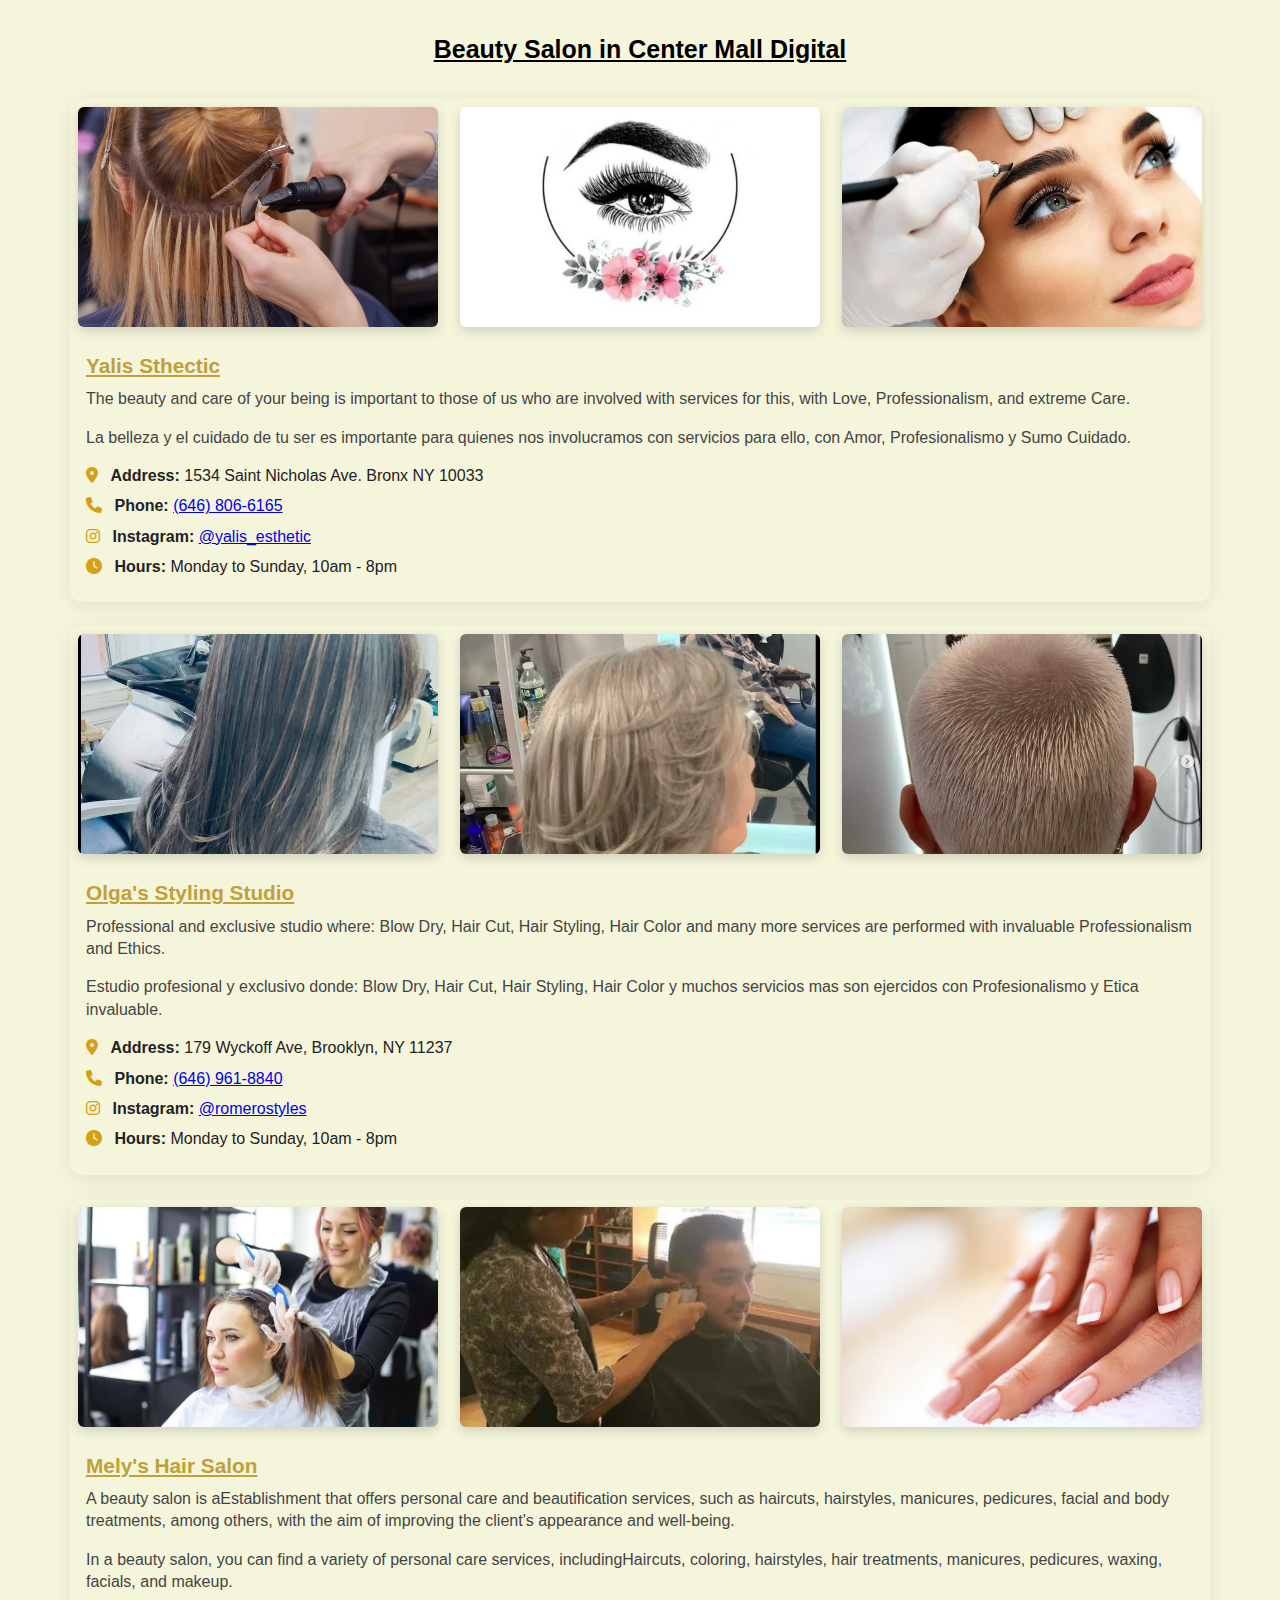
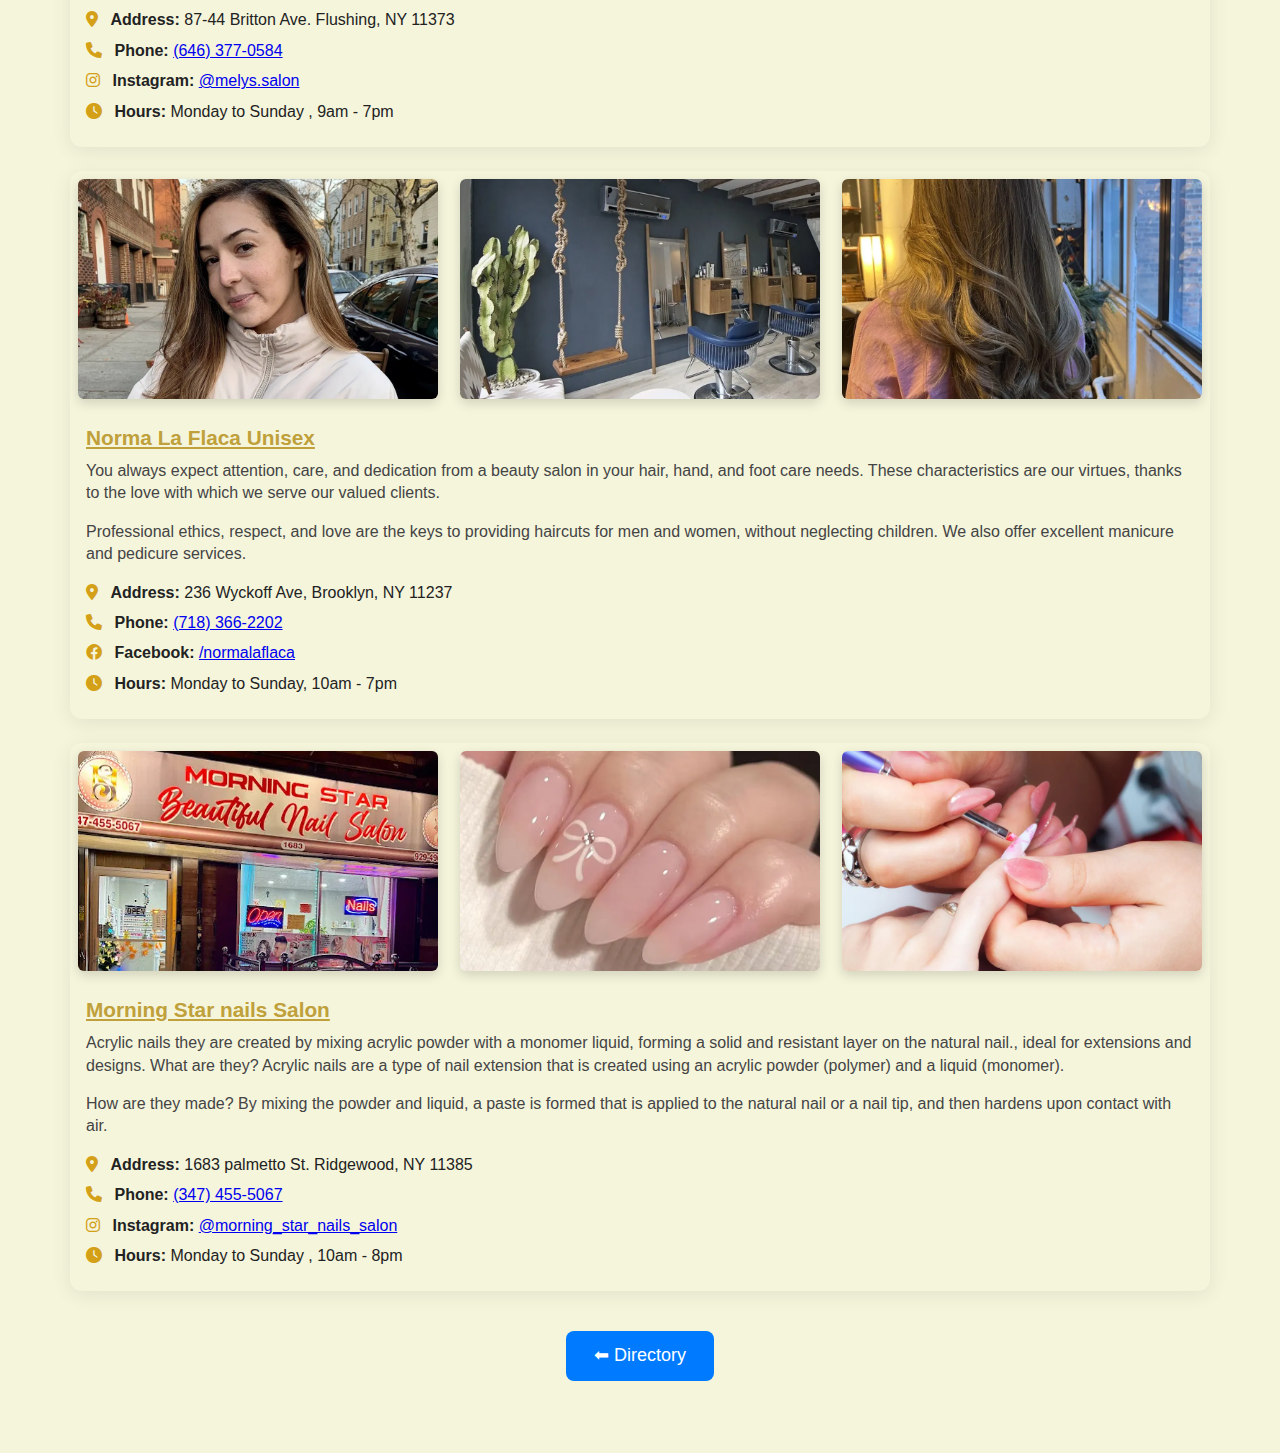
<file: directorio/restaurants/beauty-salon-1.html>
<!DOCTYPE html>
<html lang="en">
<head>
  <meta charset="UTF-8">
  <meta name="viewport" content="width=device-width, initial-scale=1.0">
  <title>Beauty Salon - Center Mall Digital</title>
  <link rel="stylesheet" href="negocio.css">
  <link rel="stylesheet" href="https://cdnjs.cloudflare.com/ajax/libs/font-awesome/6.0.0-beta3/css/all.min.css">
</head>
<body>
  <header>
    <h1>Beauty Salon in Center Mall Digital</h1>
  </header>

  <main class="container">

    <section class="negocio">
      <div class="imagenes">
        <img src="img/beauty-1.webp" alt="Photo 1" />
        <img src="img/beauty-3.webp" alt="Photo 2" />
        <img src="img/beauty-2.webp" alt="Photo 3" />
      </div>
      <div class="info">
        <h2>Yalis Sthectic</h2>
        <p>The beauty and care of your being is important to those of us who are involved with services for this, with Love, Professionalism, and extreme Care.</p>
        <p>La belleza y el cuidado de tu ser es importante para quienes nos involucramos con servicios para ello, con Amor, Profesionalismo y Sumo Cuidado.</p>
        <ul style="list-style: none; padding: 0">
          <li><i class="fas fa-map-marker-alt"></i> <strong>Address:</strong> 1534 Saint Nicholas Ave. Bronx NY 10033</li>
          <li><i class="fas fa-phone"></i> <strong>Phone:</strong> <a href="tel:+16468066165">(646) 806-6165</a></li>
          <li><i class="fab fa-instagram"></i> <strong>Instagram:</strong> <a href="https://instagram.com/yalis_esthetic" target="_blank">@yalis_esthetic</a></li>
          <li><i class="fas fa-clock"></i> <strong>Hours:</strong> Monday to Sunday, 10am - 8pm</li>
        </ul>
      </div>
    </section>

    <section class="negocio">
      <div class="imagenes">
        <img src="img/olga-1.webp" alt="Photo 1" />
        <img src="img/olga-2.webp" alt="Photo 2" />
        <img src="img/olga-3.webp" alt="Photo 3" />
      </div>
      <div class="info">
        <h2>Olga's Styling Studio</h2>
        <p> Professional and exclusive studio where: Blow Dry, Hair Cut, Hair Styling, Hair Color and many more services are performed with invaluable Professionalism and Ethics.</p>
        <p>Estudio profesional y exclusivo donde: Blow Dry, Hair Cut, Hair Styling, Hair Color y muchos servicios mas son ejercidos con Profesionalismo y Etica invaluable.</p>
        <ul style="list-style: none; padding: 0">
          <li><i class="fas fa-map-marker-alt"></i> <strong>Address:</strong> 179 Wyckoff Ave, Brooklyn, NY 11237</li>
          <li><i class="fas fa-phone"></i> <strong>Phone:</strong> <a href="tel:+16469618840">(646) 961-8840</a></li>
          <li><i class="fab fa-instagram"></i> <strong>Instagram:</strong> <a href="https://instagram.com/romerostyles" target="_blank">@romerostyles</a></li>
          <li><i class="fas fa-clock"></i> <strong>Hours:</strong> Monday to Sunday, 10am - 8pm</li>
        </ul>
      </div>
    </section>

    <section class="negocio">
      <div class="imagenes">
        <img src="img/melys-1.webp" alt="Photo 1" />
        <img src="img/melys-2.webp" alt="Photo 2" />
        <img src="img/melys-3.webp" alt="Photo 3" />
      </div>
      <div class="info">
        <h2>Mely's Hair Salon</h2>
        <p>A beauty salon is aEstablishment that offers personal care and beautification services, such as haircuts, hairstyles, manicures, pedicures, facial and body treatments, among others, with the aim of improving the client's appearance and well-being. </p>
        <p>In a beauty salon, you can find a variety of personal care services, includingHaircuts, coloring, hairstyles, hair treatments, manicures, pedicures, waxing, facials, and makeup.  </p>
        <ul style="list-style: none; padding: 0">
          <li><i class="fas fa-map-marker-alt"></i> <strong>Address:</strong> 87-44 Britton Ave. Flushing, NY 11373</li>
          <li><i class="fas fa-phone"></i> <strong>Phone:</strong> <a href="tel:+16463770584">(646) 377-0584</a></li>
          <li><i class="fab fa-instagram"></i> <strong>Instagram:</strong> <a href="#">@melys.salon</a></li>
          <li><i class="fas fa-clock"></i> <strong>Hours:</strong> Monday to Sunday , 9am - 7pm</li>
        </ul>
      </div>
    </section>

    <section class="negocio">
      <div class="imagenes">
        <img src="img/flaca-1.webp" alt="Photo 1" />
        <img src="img/flaca-3.webp" alt="Photo 2" />
        <img src="img/flaca-2.webp" alt="Photo 3" />
      </div>
      <div class="info">
        <h2>Norma La Flaca Unisex</h2>
        <p>You always expect attention, care, and dedication from a beauty salon in your hair, hand, and foot care needs. These characteristics are our virtues, thanks to the love with which we serve our valued clients.</p>
        <p>Professional ethics, respect, and love are the keys to providing haircuts for men and women, without neglecting children. We also offer excellent manicure and pedicure services.</p>
        <ul style="list-style: none; padding: 0">
          <li><i class="fas fa-map-marker-alt"></i> <strong>Address:</strong> 236 Wyckoff Ave, Brooklyn, NY 11237</li>
          <li><i class="fas fa-phone"></i> <strong>Phone:</strong> <a href="tel:+17183662202">(718) 366-2202</a></li>
          <li><i class="fab fa-facebook"></i> <strong>Facebook:</strong> <a href="#">/normalaflaca</a></li>
          <li><i class="fas fa-clock"></i> <strong>Hours:</strong> Monday to Sunday, 10am - 7pm</li>
        </ul>
      </div>
    </section>

    <section class="negocio">
      <div class="imagenes">
        <img src="img/morning-1.webp" alt="Photo 1" />
        <img src="img/morning-2.webp" alt="Photo 2" />
        <img src="img/morning-3.webp" alt="Photo 3" />
      </div>
      <div class="info">
        <h2>Morning Star nails Salon</h2>
        <p>Acrylic nails they are created by mixing acrylic powder with a monomer liquid, forming a solid and resistant layer on the natural nail., ideal for extensions and designs. 
          What are they?
          Acrylic nails are a type of nail extension that is created using an acrylic powder (polymer) and a liquid (monomer). </p>
        <p>How are they made?
          By mixing the powder and liquid, a paste is formed that is applied to the natural nail or a nail tip, and then hardens upon contact with air. </p>
        <ul style="list-style: none; padding: 0">
          <li><i class="fas fa-map-marker-alt"></i> <strong>Address:</strong> 1683 palmetto St. Ridgewood, NY 11385</li>
          <li><i class="fas fa-phone"></i> <strong>Phone:</strong> <a href="tel:+13474555067">(347) 455-5067</a></li>
          <li><i class="fab fa-instagram"></i> <strong>Instagram:</strong> <a href="https://instagram.com/morning_star_nails_salon" target="_blank">@morning_star_nails_salon</a></li>
          <li><i class="fas fa-clock"></i> <strong>Hours:</strong> Monday to Sunday , 10am - 8pm</li>
        </ul>
      </div>
    </section>

  </main>

  <div class="center-container">
    <a class="back-button" href="../directorio.html">⬅ Directory</a>
  </div>
  
</body>
</html>
</file>
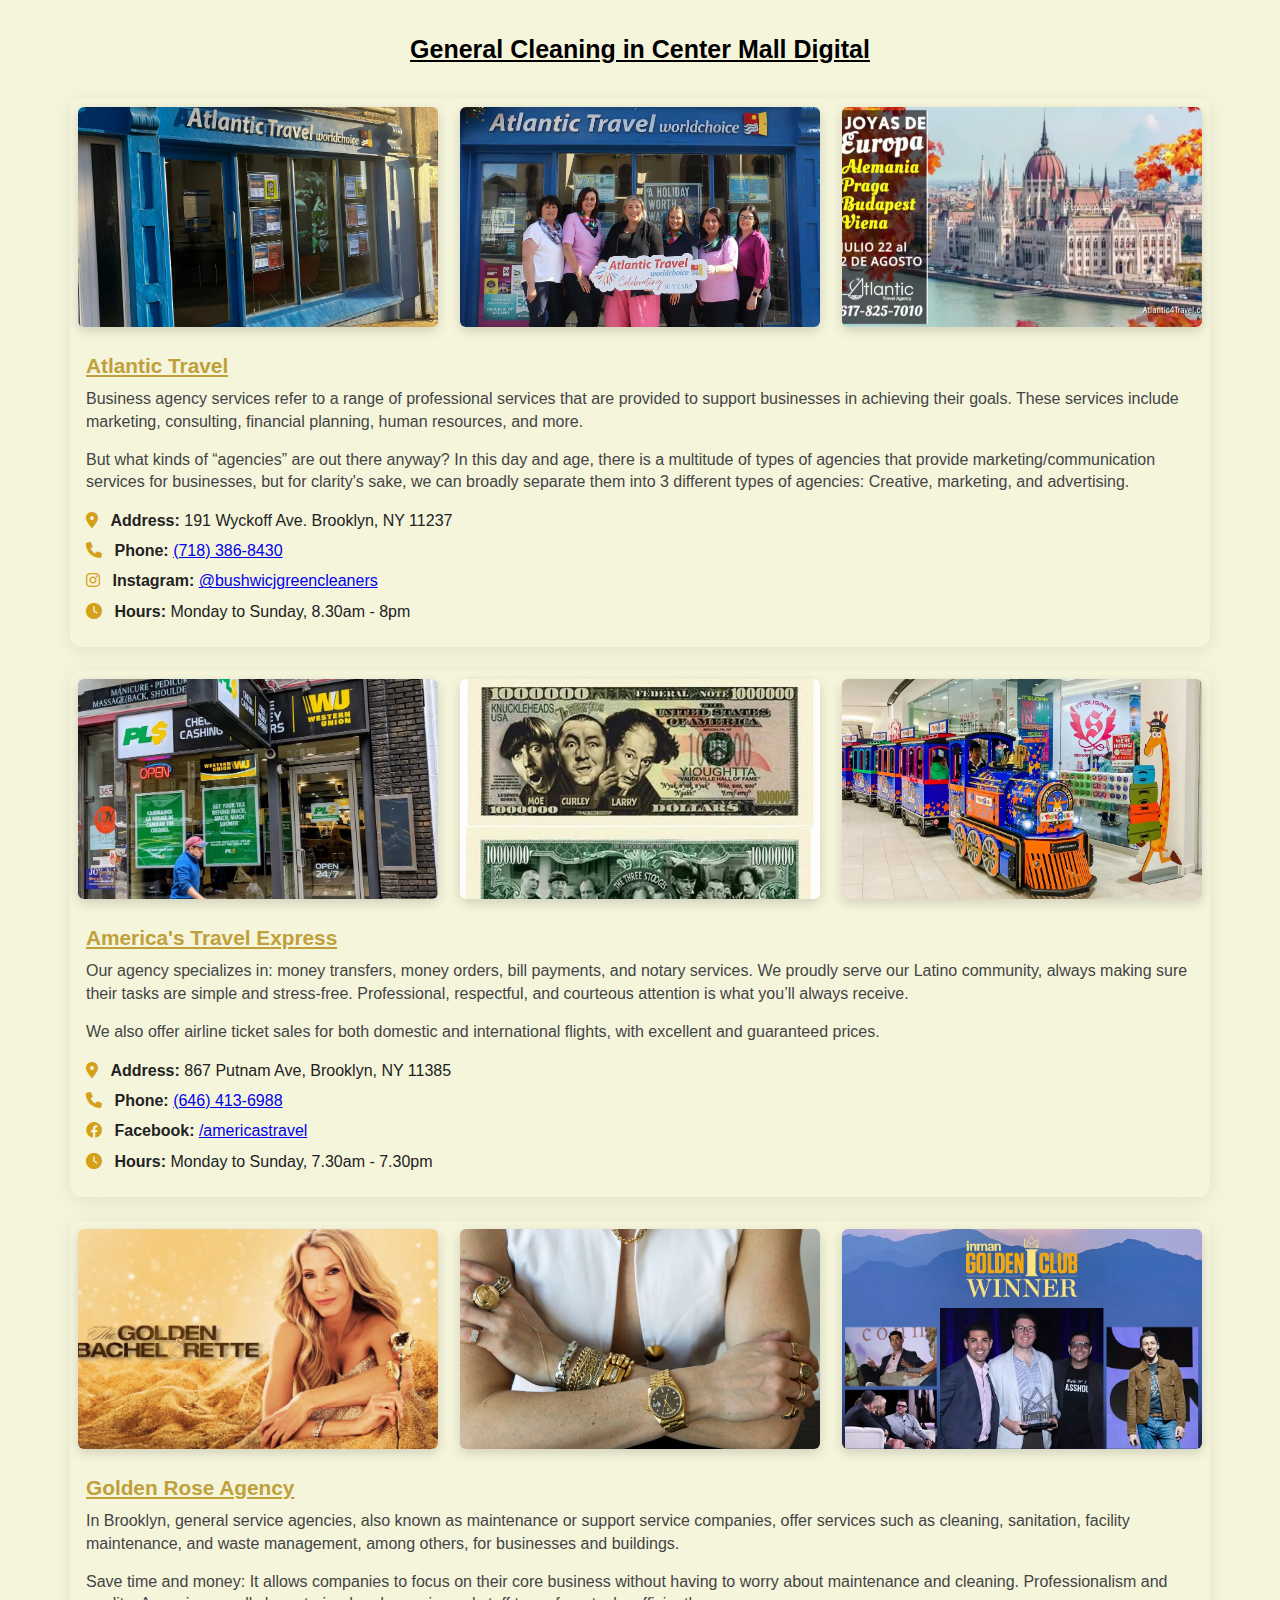
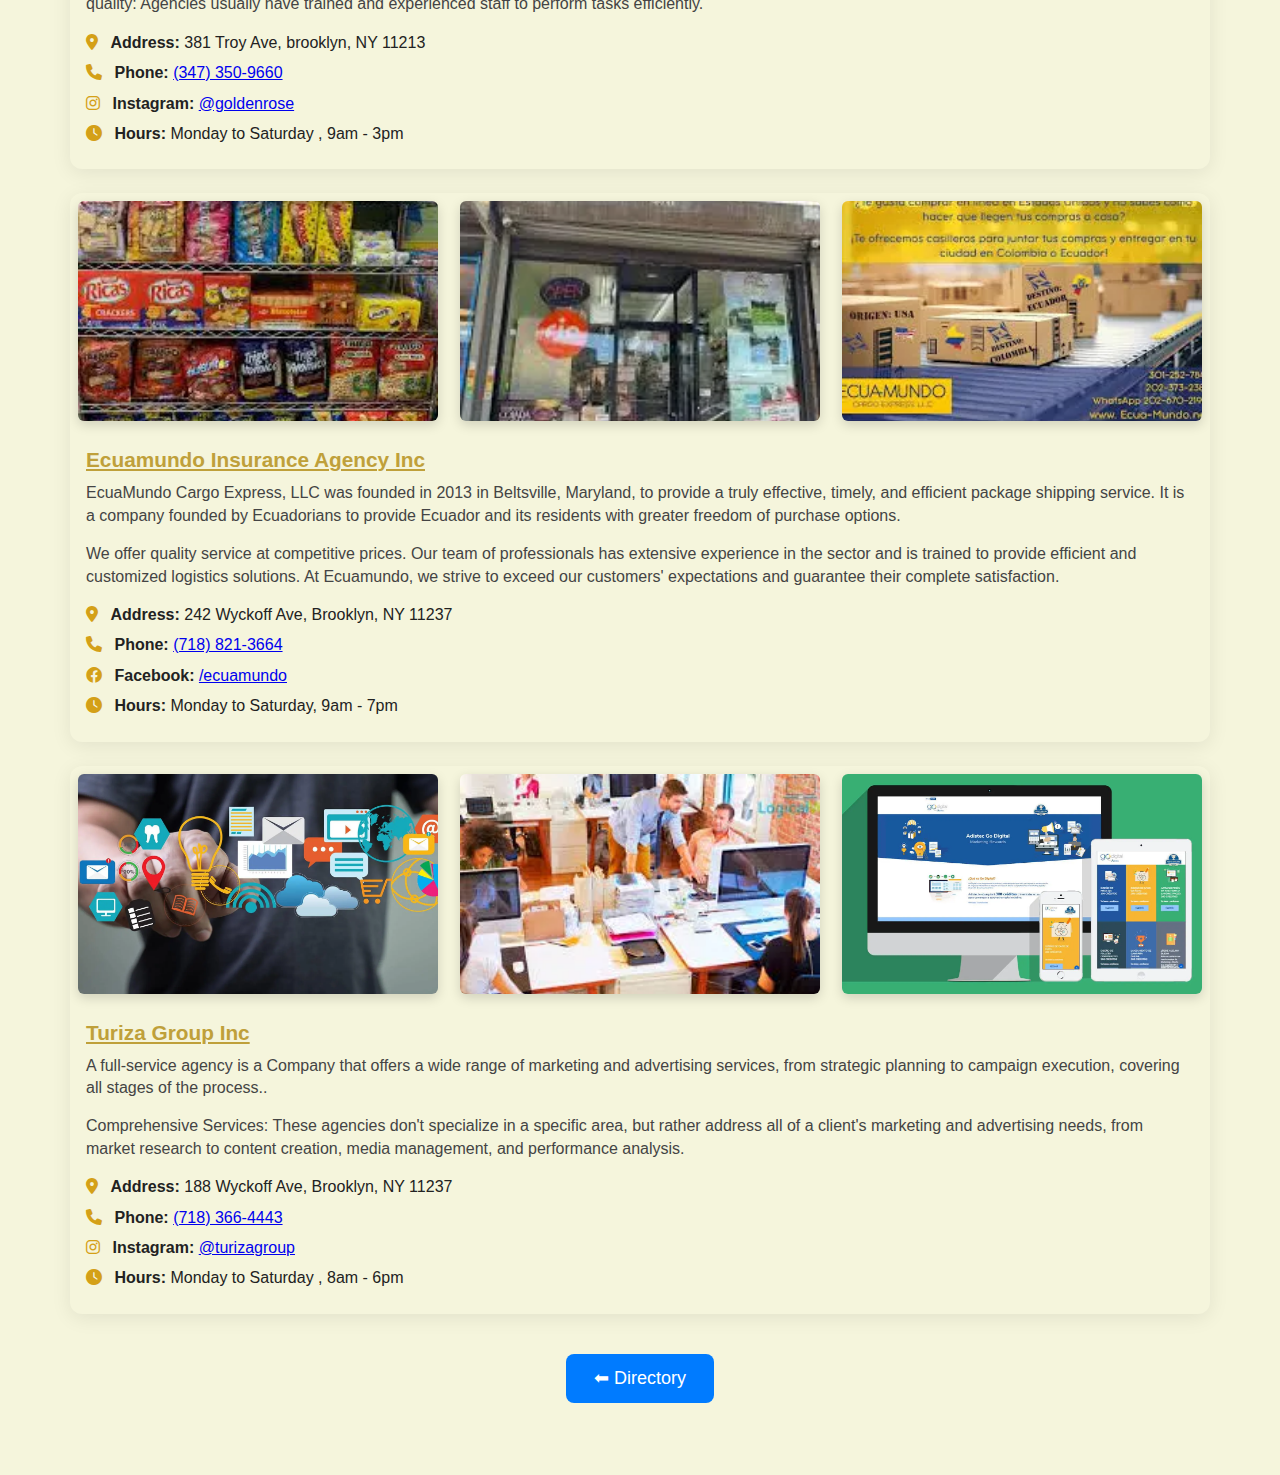
<file: directorio/restaurants/cleaning-1.html>
<!DOCTYPE html>
<html lang="en">
<head>
  <meta charset="UTF-8">
  <meta name="viewport" content="width=device-width, initial-scale=1.0">
  <title>Agencies - Center Mall Digital</title>
  <link rel="stylesheet" href="negocio.css">
  <link rel="stylesheet" href="https://cdnjs.cloudflare.com/ajax/libs/font-awesome/6.0.0-beta3/css/all.min.css">
</head>
<body>
  <header>
    <h1>General Cleaning in Center Mall Digital</h1>
  </header>

  <main class="container">

    <!-- BUSINESS CARD TEMPLATE -->
    <section class="negocio">
      <div class="imagenes">
        <img src="img/atlantic-1.webp" alt="Photo 1" />
        <img src="img/atlantic-2.webp" alt="Photo 2" />
        <img src="img/atlantic-3.webp" alt="Photo 3" />
      </div>
      <div class="info">
        <h2>Atlantic Travel </h2>
        <p>Business agency services refer to a range of professional services that are provided to support businesses in achieving their goals. These services include marketing, consulting, financial planning, human resources, and more. </p>
        <p> But what kinds of “agencies” are out there anyway? In this day and age, there is a multitude of types of agencies that provide marketing/communication services for businesses, but for clarity's sake, we can broadly separate them into 3 different types of agencies: Creative, marketing, and advertising. </p>
        <ul style="list-style: none; padding: 0">
          <li><i class="fas fa-map-marker-alt"></i> <strong>Address:</strong> 191 Wyckoff Ave. Brooklyn, NY 11237</li>
          <li><i class="fas fa-phone"></i> <strong>Phone:</strong> <a href="tel:+17183868430">(718) 386-8430</a></li>
          <li><i class="fab fa-instagram"></i> <strong>Instagram:</strong> <a href="https://instagram.com/atlantictravel" target="_blank">@bushwicjgreencleaners</a></li>
          <li><i class="fas fa-clock"></i> <strong>Hours:</strong> Monday to Sunday, 8.30am - 8pm</li>
        </ul>
      </div>
    </section>

    <!-- COPY TEMPLATE FOR OTHER RESTAURANTS -->
    <section class="negocio">
      <div class="imagenes">
        <img src="img/americas-1.webp" alt="Photo 1" />
        <img src="img/americas-2.webp" alt="Photo 2" />
        <img src="img/americas-3.webp" alt="Photo 3" />
      </div>
      <div class="info">
        <h2>America's Travel Express</h2>
        <p>Our agency specializes in: money transfers, money orders, bill payments, and notary services.
          We proudly serve our Latino community, always making sure their tasks are simple and stress-free.
          Professional, respectful, and courteous attention is what you’ll always receive.</p>
        <p>We also offer airline ticket sales for both domestic and international flights,
          with excellent and guaranteed prices. </p>
        <ul style="list-style: none; padding: 0">
          <li><i class="fas fa-map-marker-alt"></i> <strong>Address:</strong> 867 Putnam Ave, Brooklyn, NY 11385</li>
          <li><i class="fas fa-phone"></i> <strong>Phone:</strong> <a href="tel:+16464136988">(646) 413-6988</a></li>
          <li><i class="fab fa-facebook"></i> <strong>Facebook:</strong> <a href="#">/americastravel</a></li>
          <li><i class="fas fa-clock"></i> <strong>Hours:</strong> Monday to Sunday, 7.30am - 7.30pm</li>
        </ul>
      </div>
    </section>

    <section class="negocio">
      <div class="imagenes">
        <img src="img/golden-1.webp" alt="Photo 1" />
        <img src="img/golden-2.webp" alt="Photo 2" />
        <img src="img/golden-3.webp" alt="Photo 3" />
      </div>
      <div class="info">
        <h2>Golden Rose Agency</h2>
        <p> In Brooklyn, general service agencies, also known as maintenance or support service companies, offer services such as cleaning, sanitation, facility maintenance, and waste management, among others, for businesses and buildings. </p>
        <p>Save time and money:
          It allows companies to focus on their core business without having to worry about maintenance and cleaning.
          Professionalism and quality:
          Agencies usually have trained and experienced staff to perform tasks efficiently.</p>
        <ul>
          <li><i class="fas fa-map-marker-alt"></i> <strong>Address:</strong> 381 Troy Ave, brooklyn, NY 11213</li>
          <li><i class="fas fa-phone"></i> <strong>Phone:</strong> <a href="tel:+13473509660">(347) 350-9660</a></li>
          <li><i class="fab fa-instagram"></i> <strong>Instagram:</strong> <a href="#">@goldenrose</a></li>
          <li><i class="fas fa-clock"></i> <strong>Hours:</strong> Monday to Saturday  , 9am - 3pm</li>
        </ul>
      </div>
    </section>

    <section class="negocio">
      <div class="imagenes">
        <img src="img/ecuamundo-1.webp" alt="Photo 1" />
        <img src="img/ecuamundo-2.webp" alt="Photo 2" />
        <img src="img/ecuamundo-3.webp" alt="Photo 3" />
      </div>
      <div class="info">
        <h2>Ecuamundo Insurance Agency Inc</h2>
        <p>EcuaMundo Cargo Express, LLC was founded in 2013 in Beltsville, Maryland, to provide a truly effective, timely, and efficient package shipping service. It is a company founded by Ecuadorians to provide Ecuador and its residents with greater freedom of purchase options.  </p>
        <p>We offer quality service at competitive prices. Our team of professionals has extensive experience in the sector and is trained to provide efficient and customized logistics solutions. At Ecuamundo, we strive to exceed our customers' expectations and guarantee their complete satisfaction.</p>
        <ul style="list-style: none; padding: 0">
          <li><i class="fas fa-map-marker-alt"></i> <strong>Address:</strong> 242 Wyckoff Ave, Brooklyn, NY 11237</li>
          <li><i class="fas fa-phone"></i> <strong>Phone:</strong> <a href="tel:+17188213664">(718) 821-3664</a></li>
          <li><i class="fab fa-facebook"></i> <strong>Facebook:</strong> <a href="#">/ecuamundo</a></li>
          <li><i class="fas fa-clock"></i> <strong>Hours:</strong> Monday to Saturday, 9am - 7pm</li>
        </ul>
      </div>
    </section>

    <section class="negocio">
      <div class="imagenes">
        <img src="img/turiza-1.webp" alt="Photo 1" />
        <img src="img/turiza-2.webp" alt="Photo 2" />
        <img src="img/turiza-3.webp" alt="Photo 3" />
      </div>
      <div class="info">
        <h2>Turiza Group Inc</h2>
        <p>
          A full-service agency is a Company that offers a wide range of marketing and advertising services, from strategic planning to campaign execution, covering all stages of the process.. </p>
      <p>Comprehensive Services:
        These agencies don't specialize in a specific area, but rather address all of a client's marketing and advertising needs, from market research to content creation, media management, and performance analysis. </p> 
        <ul style="list-style: none; padding: 0">
          <li><i class="fas fa-map-marker-alt"></i> <strong>Address:</strong> 188 Wyckoff Ave, Brooklyn, NY 11237</li>
          <li><i class="fas fa-phone"></i> <strong>Phone:</strong> <a href="tel:+17183664443">(718) 366-4443</a></li>
          <li><i class="fab fa-instagram"></i> <strong>Instagram:</strong> <a href="#">@turizagroup</a></li>
          <li><i class="fas fa-clock"></i> <strong>Hours:</strong> Monday to Saturday , 8am - 6pm</li>
        </ul>
      </div>
    </section>

  </main>

  <div class="center-container">
    <a class="back-button" href="../directorio.html">⬅ Directory</a>
  </div>
  
</body>
</html>
</file>
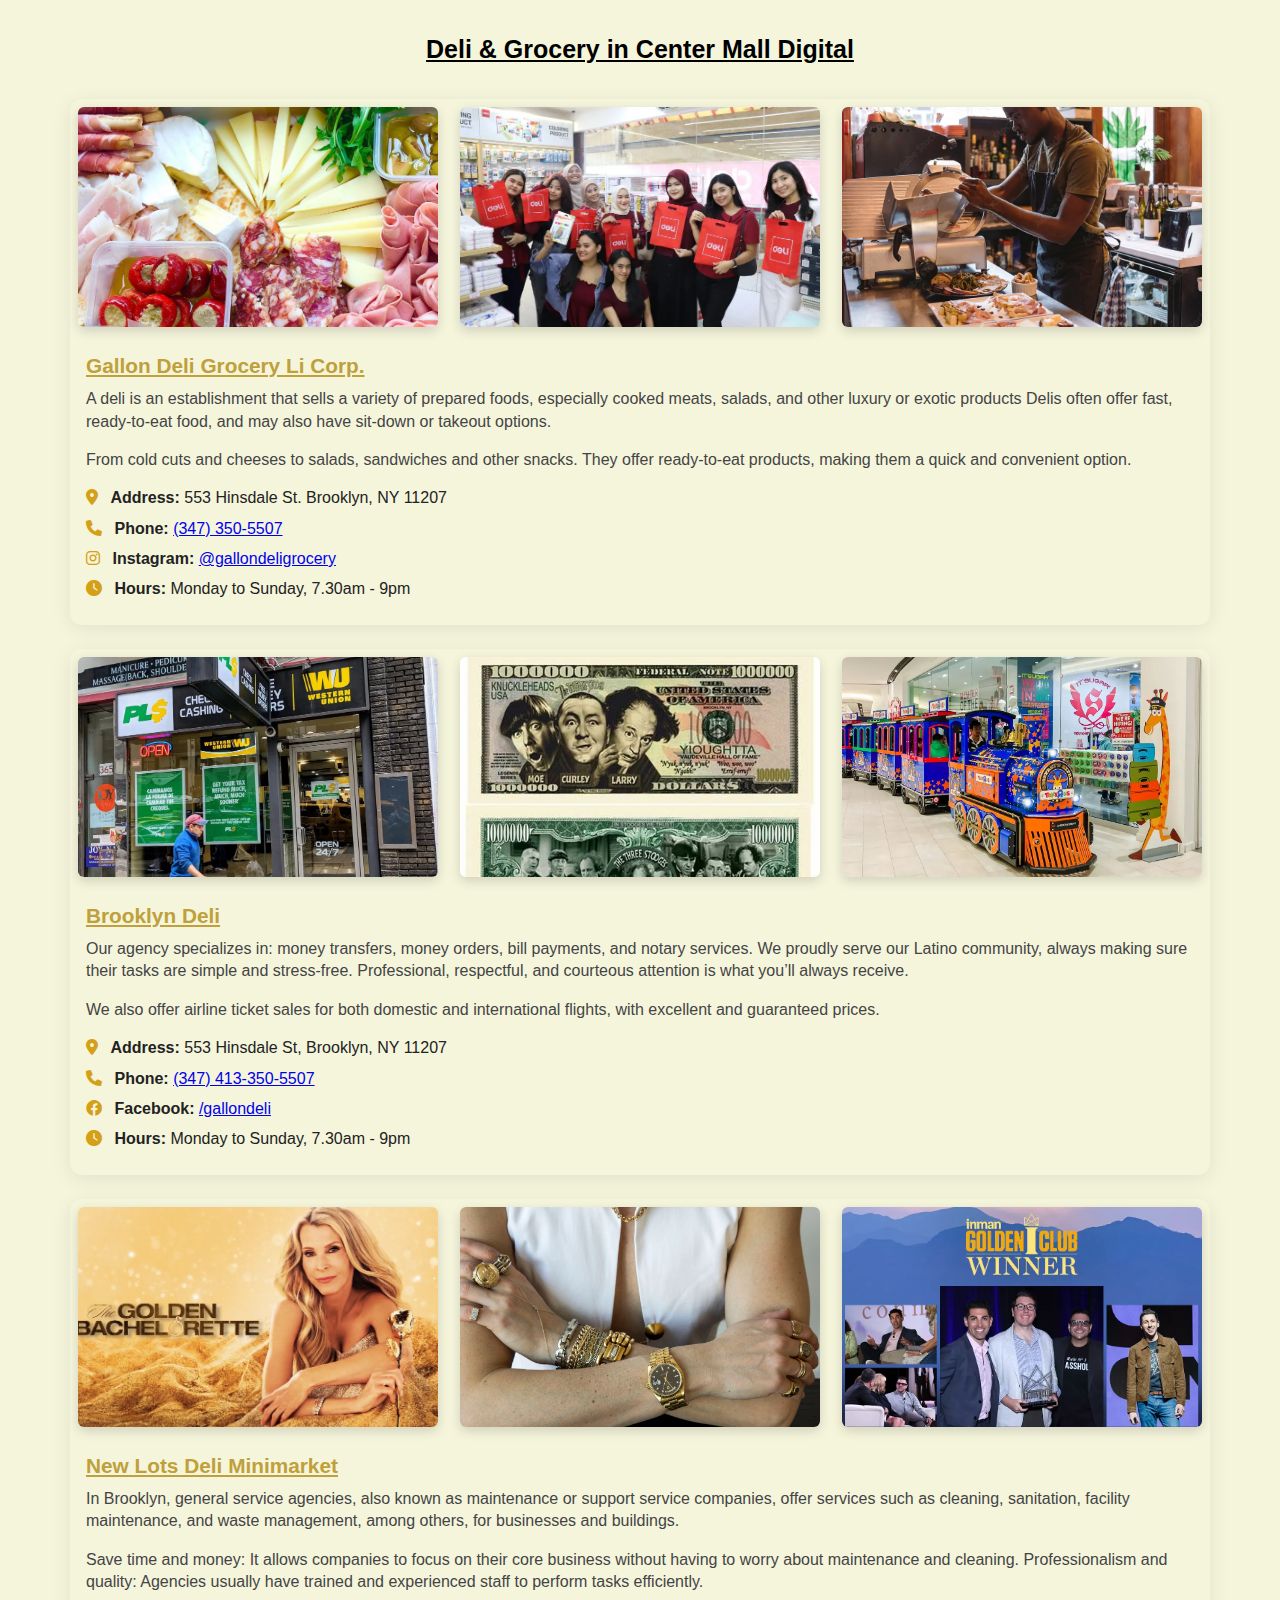
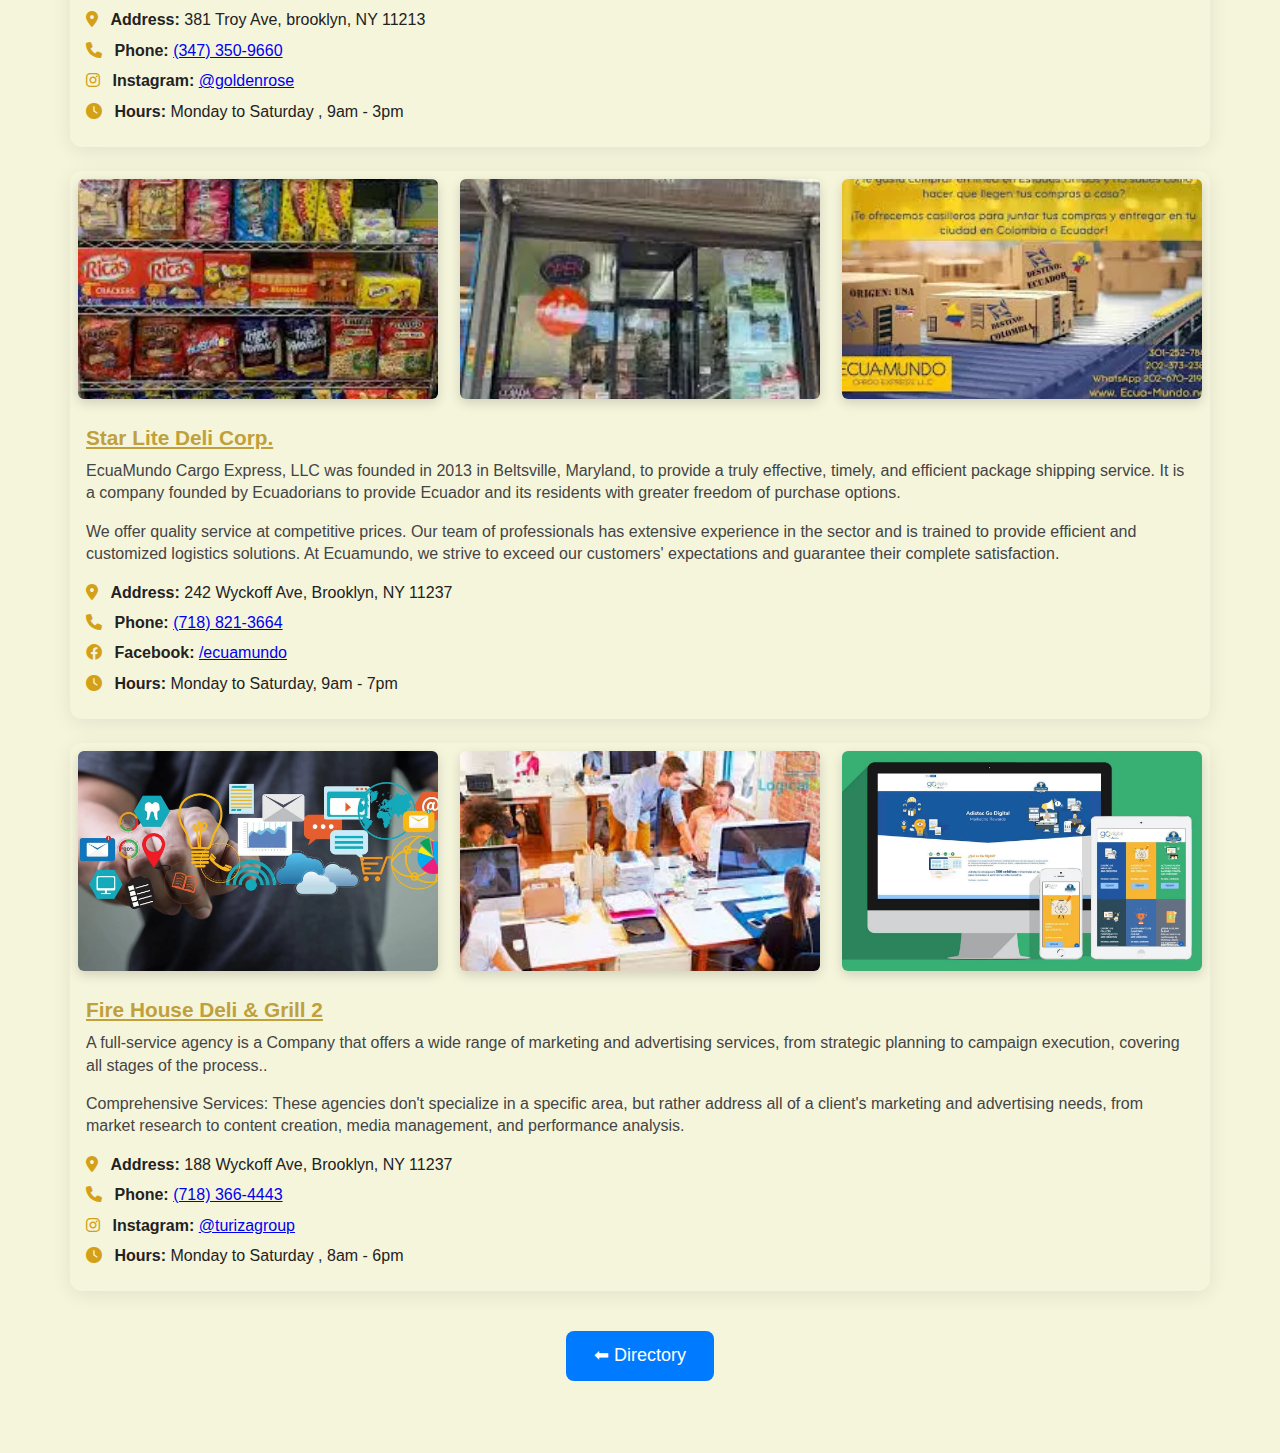
<file: directorio/restaurants/deli-1.html>
<!DOCTYPE html>
<html lang="en">
<head>
  <meta charset="UTF-8">
  <meta name="viewport" content="width=device-width, initial-scale=1.0">
  <title>Agencies - Center Mall Digital</title>
  <link rel="stylesheet" href="negocio.css">
  <link rel="stylesheet" href="https://cdnjs.cloudflare.com/ajax/libs/font-awesome/6.0.0-beta3/css/all.min.css">
</head>
<body>
  <header>
    <h1>Deli & Grocery in Center Mall Digital</h1>
  </header>

  <main class="container">

    <section class="negocio">
      <div class="imagenes">
        <img src="img/deli-1.webp" alt="Photo 1" />
        <img src="img/deli-3.webp" alt="Photo 2" />
        <img src="img/deli-2.webp" alt="Photo 3" />
      </div>
      <div class="info">
        <h2>Gallon Deli Grocery Li Corp. </h2>
        <p>A deli is an establishment that sells a variety of prepared foods, especially cooked meats, salads, and other luxury or exotic products Delis often offer fast, ready-to-eat food, and may also have sit-down or takeout options. </p>
        <p>From cold cuts and cheeses to salads, sandwiches and other snacks. They offer ready-to-eat products, making them a quick and convenient option.</p>
        <ul style="list-style: none; padding: 0">
          <li><i class="fas fa-map-marker-alt"></i> <strong>Address:</strong> 553 Hinsdale St. Brooklyn, NY 11207</li>
          <li><i class="fas fa-phone"></i> <strong>Phone:</strong> <a href="tel:+13473505507">(347) 350-5507</a></li>
          <li><i class="fab fa-instagram"></i> <strong>Instagram:</strong> <a href="https://instagram.com/gallondeligrocery" target="_blank">@gallondeligrocery</a></li>
          <li><i class="fas fa-clock"></i> <strong>Hours:</strong> Monday to Sunday, 7.30am - 9pm</li>
        </ul>
      </div>
    </section>

    <section class="negocio">
      <div class="imagenes">
        <img src="img/americas-1.webp" alt="Photo 1" />
        <img src="img/americas-2.webp" alt="Photo 2" />
        <img src="img/americas-3.webp" alt="Photo 3" />
      </div>
      <div class="info">
        <h2>Brooklyn Deli</h2>
        <p>Our agency specializes in: money transfers, money orders, bill payments, and notary services.
          We proudly serve our Latino community, always making sure their tasks are simple and stress-free.
          Professional, respectful, and courteous attention is what you’ll always receive.</p>
        <p>We also offer airline ticket sales for both domestic and international flights,
          with excellent and guaranteed prices. </p>
        <ul style="list-style: none; padding: 0">
          <li><i class="fas fa-map-marker-alt"></i> <strong>Address:</strong> 553 Hinsdale St, Brooklyn, NY 11207</li>
          <li><i class="fas fa-phone"></i> <strong>Phone:</strong> <a href="tel:+13473505507">(347) 413-350-5507</a></li>
          <li><i class="fab fa-facebook"></i> <strong>Facebook:</strong> <a href="#">/gallondeli</a></li>
          <li><i class="fas fa-clock"></i> <strong>Hours:</strong> Monday to Sunday, 7.30am - 9pm</li>
        </ul>
      </div>
    </section>

    <section class="negocio">
      <div class="imagenes">
        <img src="img/golden-1.webp" alt="Photo 1" />
        <img src="img/golden-2.webp" alt="Photo 2" />
        <img src="img/golden-3.webp" alt="Photo 3" />
      </div>
      <div class="info">
        <h2>New Lots Deli Minimarket</h2>
        <p> In Brooklyn, general service agencies, also known as maintenance or support service companies, offer services such as cleaning, sanitation, facility maintenance, and waste management, among others, for businesses and buildings. </p>
        <p>Save time and money:
          It allows companies to focus on their core business without having to worry about maintenance and cleaning.
          Professionalism and quality:
          Agencies usually have trained and experienced staff to perform tasks efficiently.</p>
        <ul>
          <li><i class="fas fa-map-marker-alt"></i> <strong>Address:</strong> 381 Troy Ave, brooklyn, NY 11213</li>
          <li><i class="fas fa-phone"></i> <strong>Phone:</strong> <a href="tel:+13473509660">(347) 350-9660</a></li>
          <li><i class="fab fa-instagram"></i> <strong>Instagram:</strong> <a href="#">@goldenrose</a></li>
          <li><i class="fas fa-clock"></i> <strong>Hours:</strong> Monday to Saturday  , 9am - 3pm</li>
        </ul>
      </div>
    </section>

    <section class="negocio">
      <div class="imagenes">
        <img src="img/ecuamundo-1.webp" alt="Photo 1" />
        <img src="img/ecuamundo-2.webp" alt="Photo 2" />
        <img src="img/ecuamundo-3.webp" alt="Photo 3" />
      </div>
      <div class="info">
        <h2>Star Lite Deli Corp.</h2>
        <p>EcuaMundo Cargo Express, LLC was founded in 2013 in Beltsville, Maryland, to provide a truly effective, timely, and efficient package shipping service. It is a company founded by Ecuadorians to provide Ecuador and its residents with greater freedom of purchase options.  </p>
        <p>We offer quality service at competitive prices. Our team of professionals has extensive experience in the sector and is trained to provide efficient and customized logistics solutions. At Ecuamundo, we strive to exceed our customers' expectations and guarantee their complete satisfaction.</p>
        <ul style="list-style: none; padding: 0">
          <li><i class="fas fa-map-marker-alt"></i> <strong>Address:</strong> 242 Wyckoff Ave, Brooklyn, NY 11237</li>
          <li><i class="fas fa-phone"></i> <strong>Phone:</strong> <a href="tel:+17188213664">(718) 821-3664</a></li>
          <li><i class="fab fa-facebook"></i> <strong>Facebook:</strong> <a href="#">/ecuamundo</a></li>
          <li><i class="fas fa-clock"></i> <strong>Hours:</strong> Monday to Saturday, 9am - 7pm</li>
        </ul>
      </div>
    </section>

    <section class="negocio">
      <div class="imagenes">
        <img src="img/turiza-1.webp" alt="Photo 1" />
        <img src="img/turiza-2.webp" alt="Photo 2" />
        <img src="img/turiza-3.webp" alt="Photo 3" />
      </div>
      <div class="info">
        <h2>Fire House Deli & Grill 2</h2>
        <p>
          A full-service agency is a Company that offers a wide range of marketing and advertising services, from strategic planning to campaign execution, covering all stages of the process.. </p>
      <p>Comprehensive Services:
        These agencies don't specialize in a specific area, but rather address all of a client's marketing and advertising needs, from market research to content creation, media management, and performance analysis. </p> 
        <ul style="list-style: none; padding: 0">
          <li><i class="fas fa-map-marker-alt"></i> <strong>Address:</strong> 188 Wyckoff Ave, Brooklyn, NY 11237</li>
          <li><i class="fas fa-phone"></i> <strong>Phone:</strong> <a href="tel:+17183664443">(718) 366-4443</a></li>
          <li><i class="fab fa-instagram"></i> <strong>Instagram:</strong> <a href="#">@turizagroup</a></li>
          <li><i class="fas fa-clock"></i> <strong>Hours:</strong> Monday to Saturday , 8am - 6pm</li>
        </ul>
      </div>
    </section>

  </main>

  <div class="center-container">
    <a class="back-button" href="../directorio.html">⬅ Directory</a>
  </div>
  
</body>
</html>
</file>
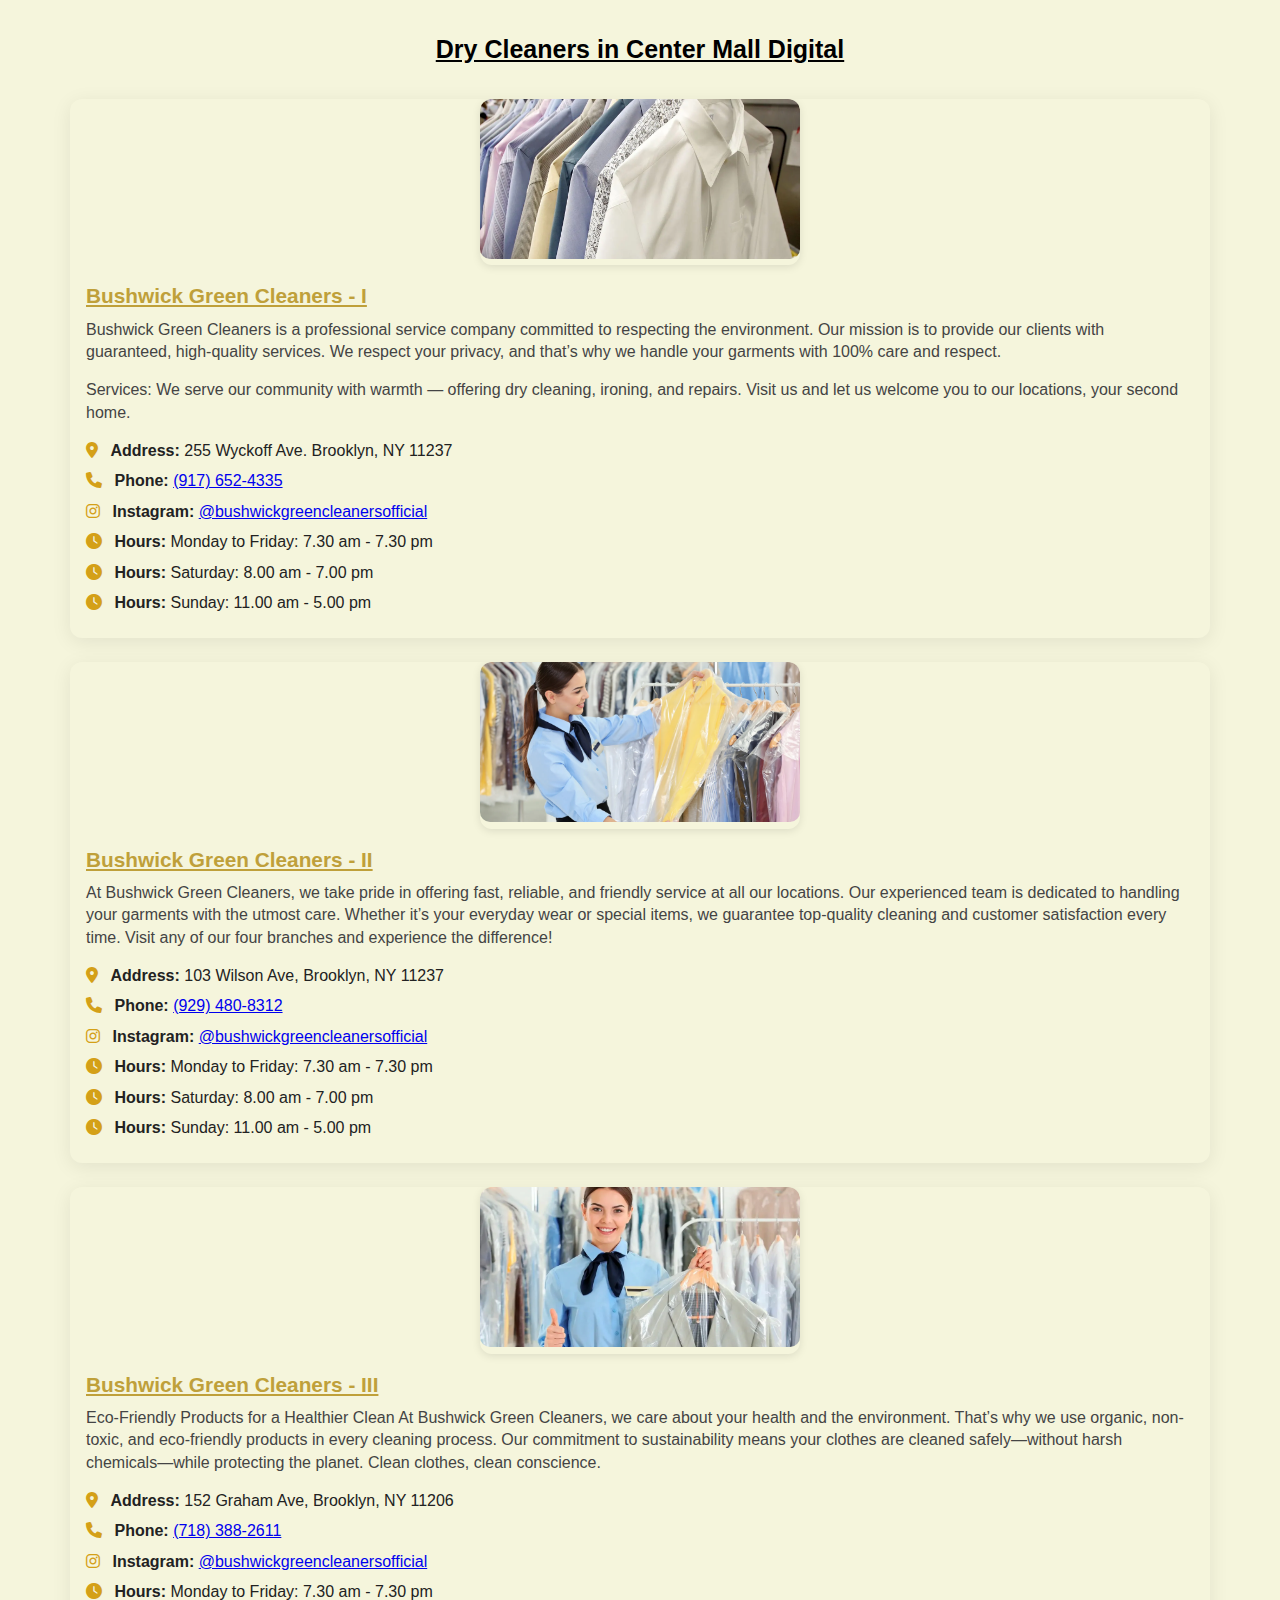
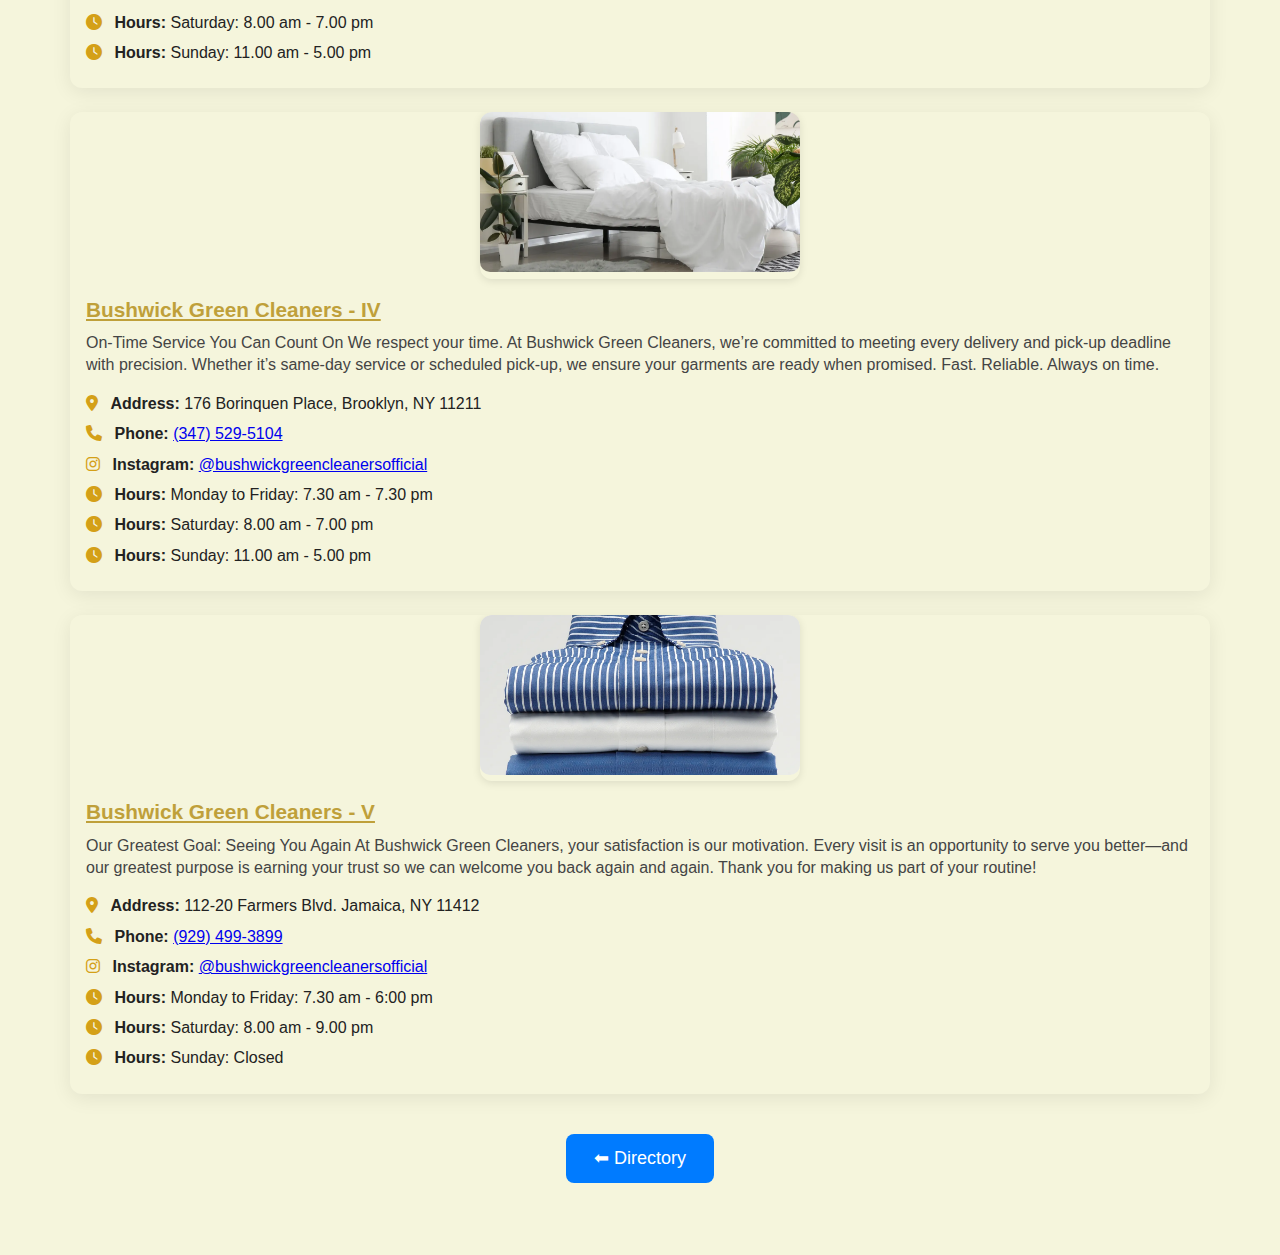
<file: directorio/restaurants/dry-cleaners-1.html>
<!DOCTYPE html>
<html lang="en">
<head>
  <meta charset="UTF-8">
  <meta name="viewport" content="width=device-width, initial-scale=1.0">
  <title>Dry Cleaners - Center Mall Digital</title>
  <link rel="stylesheet" href="negocio.css">
  <link rel="stylesheet" href="https://cdnjs.cloudflare.com/ajax/libs/font-awesome/6.0.0-beta3/css/all.min.css">
  <!-- Swiper CSS -->
  <link rel="stylesheet" href="https://cdn.jsdelivr.net/npm/swiper@11/swiper-bundle.min.css" />

</head>
<body>
  <header>
    <h1>Dry Cleaners in Center Mall Digital</h1>
  </header>

  <main class="container">

    <section class="negocio">
      <div class="swiper-container">
        <div class="swiper-wrapper">
          <div class="swiper-slide">
            <img src="img/bgc-2.webp" alt="Photo 1" />
          </div>
          <div class="swiper-slide">
            <img src="img-bgc/foto-11.webp" alt="Photo 2" />
          </div>
          <div class="swiper-slide">
            <img src="img/bgc-3.webp" alt="Photo 3" />
          </div>
          <div class="swiper-slide">
            <img src="img-bgc/foto-1.webp" alt="Photo 3" />
          </div>
          <div class="swiper-slide">
            <img src="img-bgc/foto-7.webp" alt="Photo 3" />
          </div>
        </div>
      </div> 
      <div class="info">
        <h2>Bushwick Green Cleaners - I</h2>
        <p>Bushwick Green Cleaners is a professional service company committed to respecting the environment.
          Our mission is to provide our clients with guaranteed, high-quality services.
          We respect your privacy, and that’s why we handle your garments with 100% care and respect. </p>
        <p> Services:
          We serve our community with warmth — offering dry cleaning, ironing, and repairs.
        Visit us and let us welcome you to our locations, your second home. </p>
        <ul style="list-style: none; padding: 0">
          <li><i class="fas fa-map-marker-alt"></i> <strong>Address:</strong> 255 Wyckoff Ave. Brooklyn, NY 11237</li>
          <li><i class="fas fa-phone"></i> <strong>Phone:</strong> <a href="tel:+19176524335">(917) 652-4335</a></li>
          <li><i class="fab fa-instagram"></i> <strong>Instagram:</strong> <a href="https://instagram.com/bushwickgreencleanersofficial" target="_blank">@bushwickgreencleanersofficial</a></li>
          <li><i class="fas fa-clock"></i> <strong>Hours:</strong> Monday to Friday: 7.30 am - 7.30 pm</li>
          <li><i class="fas fa-clock"></i> <strong>Hours:</strong> Saturday: 8.00 am - 7.00 pm</li>
          <li><i class="fas fa-clock"></i> <strong>Hours:</strong> Sunday: 11.00 am - 5.00 pm </li>
        </ul>
      </div>
    </section>

    <section class="negocio">
      <div class="swiper-container">
        <div class="swiper-wrapper">
          <div class="swiper-slide">
            <img src="img-bgc/foto-4.webp" alt="Photo 1" />
          </div>
          <div class="swiper-slide">
            <img src="img-bgc/foto-2.webp" alt="Photo 2" />
          </div>
          <div class="swiper-slide">
            <img src="img-bgc/foto-11.webp" alt="Photo 3" />
          </div>
          <div class="swiper-slide">
            <img src="img-bgc/foto-10.webp" alt="Photo 3" />
          </div>
          <div class="swiper-slide">
            <img src="img-bgc/foto-5.webp" alt="Photo 3" />
          </div>
        </div>
      </div> 

      <div class="info">
        <h2>Bushwick Green Cleaners - II</h2>
        <p>At Bushwick Green Cleaners, we take pride in offering fast, reliable, and friendly service at all our locations. 
          Our experienced team is dedicated to handling your garments with the utmost care. Whether it’s your everyday wear or special items, 
          we guarantee top-quality cleaning and customer satisfaction every time. Visit any of our four branches and experience the difference!
        <ul style="list-style: none; padding: 0">
          <li><i class="fas fa-map-marker-alt"></i> <strong>Address:</strong> 103 Wilson Ave, Brooklyn, NY 11237</li>
          <li><i class="fas fa-phone"></i> <strong>Phone:</strong> <a href="tel:+19294808312">(929) 480-8312</a></li>
          <li><i class="fab fa-instagram"></i> <strong>Instagram:</strong> <a href="https://instagram.com/bushwickgreencleanersofficial" target="_blank">@bushwickgreencleanersofficial</a></li>
          <li><i class="fas fa-clock"></i> <strong>Hours:</strong> Monday to Friday: 7.30 am - 7.30 pm</li>
          <li><i class="fas fa-clock"></i> <strong>Hours:</strong> Saturday: 8.00 am - 7.00 pm</li>
          <li><i class="fas fa-clock"></i> <strong>Hours:</strong> Sunday: 11.00 am - 5.00 pm </li>
        </ul>
      </div>
    </section>

    <section class="negocio">
      <div class="swiper-container">
        <div class="swiper-wrapper">
          <div class="swiper-slide">
            <img src="img-bgc/foto-20.webp" alt="Photo 1" />
          </div>
          <div class="swiper-slide">
            <img src="img-bgc/foto-23.webp" alt="Photo 2" />
          </div>
          <div class="swiper-slide">
            <img src="img-bgc/foto-22.webp" alt="Photo 3" />
          </div>
          <div class="swiper-slide">
            <img src="img-bgc/foto-21.webp" alt="Photo 3" />
          </div>
          <div class="swiper-slide">
            <img src="img-bgc/foto-24.webp" alt="Photo 3" />
          </div>
        </div>
      </div> 

      <div class="info">
        <h2>Bushwick Green Cleaners - III</h2>
        <p>
          Eco-Friendly Products for a Healthier Clean
          At Bushwick Green Cleaners, we care about your health and the environment. That’s why we use organic, non-toxic, and eco-friendly products in every cleaning process. 
          Our commitment to sustainability means your clothes are cleaned safely—without harsh chemicals—while protecting the planet. Clean clothes, clean conscience.</p>
        <ul style="list-style: none; padding: 0">
          <li><i class="fas fa-map-marker-alt"></i> <strong>Address:</strong> 152 Graham Ave, Brooklyn, NY 11206</li>
          <li><i class="fas fa-phone"></i> <strong>Phone:</strong> <a href="tel:+17183882611">(718) 388-2611</a></li>
          <li><i class="fab fa-instagram"></i> <strong>Instagram:</strong> <a href="https://instagram.com/bushwickgreencleanersofficial" target="_blank">@bushwickgreencleanersofficial</a></li>
          <li><i class="fas fa-clock"></i> <strong>Hours:</strong> Monday to Friday: 7.30 am - 7.30 pm</li>
          <li><i class="fas fa-clock"></i> <strong>Hours:</strong> Saturday: 8.00 am - 7.00 pm</li>
          <li><i class="fas fa-clock"></i> <strong>Hours:</strong> Sunday: 11.00 am - 5.00 pm </li>
        </ul>
      </div>
    </section>

    <section class="negocio">
      <div class="swiper-container">
        <div class="swiper-wrapper">
          <div class="swiper-slide">
            <img src="img-bgc/foto-30-1.webp" alt="Photo 1" />
          </div>
          <div class="swiper-slide">
            <img src="img-bgc/foto-30-3.webp" alt="Photo 2" />
          </div>
          <div class="swiper-slide">
            <img src="img-bgc/foto-30-2.webp" alt="Photo 3" />
          </div>
          <div class="swiper-slide">
            <img src="img-bgc/foto-30-4.webp" alt="Photo 3" />
          </div>
          <div class="swiper-slide">
            <img src="img-bgc/foto-30-5.webp" alt="Photo 3" />
          </div>
        </div>
      </div> 
      <div class="info">
        <h2>Bushwick Green Cleaners - IV</h2>
        <p>
          On-Time Service You Can Count On
          We respect your time. At Bushwick Green Cleaners, we’re committed to meeting every delivery and pick-up deadline with precision. 
          Whether it’s same-day service or scheduled pick-up, we ensure your garments are ready when promised. Fast. Reliable. Always on time.</p> 
        <ul style="list-style: none; padding: 0">
          <li><i class="fas fa-map-marker-alt"></i> <strong>Address:</strong> 176 Borinquen Place, Brooklyn, NY 11211</li>
          <li><i class="fas fa-phone"></i> <strong>Phone:</strong> <a href="tel:+13475295104">(347) 529-5104</a></li>
          <li><i class="fab fa-instagram"></i> <strong>Instagram:</strong> <a href="https://instagram.com/bushwickgreencleanersofficial" target="_blank">@bushwickgreencleanersofficial</a></li>
          <li><i class="fas fa-clock"></i> <strong>Hours:</strong> Monday to Friday: 7.30 am - 7.30 pm</li>
          <li><i class="fas fa-clock"></i> <strong>Hours:</strong> Saturday: 8.00 am - 7.00 pm</li>
          <li><i class="fas fa-clock"></i> <strong>Hours:</strong> Sunday: 11.00 am - 5.00 pm </li>
        </ul>
      </div>
    </section>

    <section class="negocio">
      <div class="swiper-container">
        <div class="swiper-wrapper">
          <div class="swiper-slide">
            <img src="img-bgc/foto-40-1.webp" alt="Photo 1" />
          </div>
          <div class="swiper-slide">
            <img src="img-bgc/foto-40-2.webp" alt="Photo 2" />
          </div>
          <div class="swiper-slide">
            <img src="img-bgc/foto-30-4.webp" alt="Photo 3" />
          </div>
          <div class="swiper-slide">
            <img src="img-bgc/foto-40-3.webp" alt="Photo 3" />
          </div>
          <div class="swiper-slide">
            <img src="img-bgc/foto-40-5.webp" alt="Photo 3" />
          </div>
        </div>
      </div> 
      <div class="info">
        <h2>Bushwick Green Cleaners - V</h2>
        <p>
          Our Greatest Goal: Seeing You Again
          At Bushwick Green Cleaners, your satisfaction is our motivation. 
          Every visit is an opportunity to serve you better—and our greatest purpose is earning your trust so we can welcome you back again and again. 
          Thank you for making us part of your routine!</p> 
        <ul style="list-style: none; padding: 0">
          <li><i class="fas fa-map-marker-alt"></i> <strong>Address:</strong> 112-20 Farmers Blvd. Jamaica, NY 11412</li>
          <li><i class="fas fa-phone"></i> <strong>Phone:</strong> <a href="tel:+19294993899">(929) 499-3899</a></li>
          <li><i class="fab fa-instagram"></i> <strong>Instagram:</strong> <a href="https://instagram.com/bushwickgreencleanersofficial" target="_blank">@bushwickgreencleanersofficial</a></li>
          <li><i class="fas fa-clock"></i> <strong>Hours:</strong> Monday to Friday: 7.30 am - 6:00 pm</li>
          <li><i class="fas fa-clock"></i> <strong>Hours:</strong> Saturday: 8.00 am - 9.00 pm</li>
          <li><i class="fas fa-clock"></i> <strong>Hours:</strong> Sunday: Closed</li>
        </ul>
      </div>
    </section>

  </main>

  <div class="center-container">
    <a class="back-button" href="../directorio.html">⬅ Directory</a>
  </div>
  
  <script src="https://cdn.jsdelivr.net/npm/swiper@11/swiper-bundle.min.js"></script>
  <script>
    const swiper = new Swiper('.swiper-container', {
      loop: true,
      autoplay: {
        delay: 3000,
      },
    });
  </script>
  

</body>
</html>
</file>
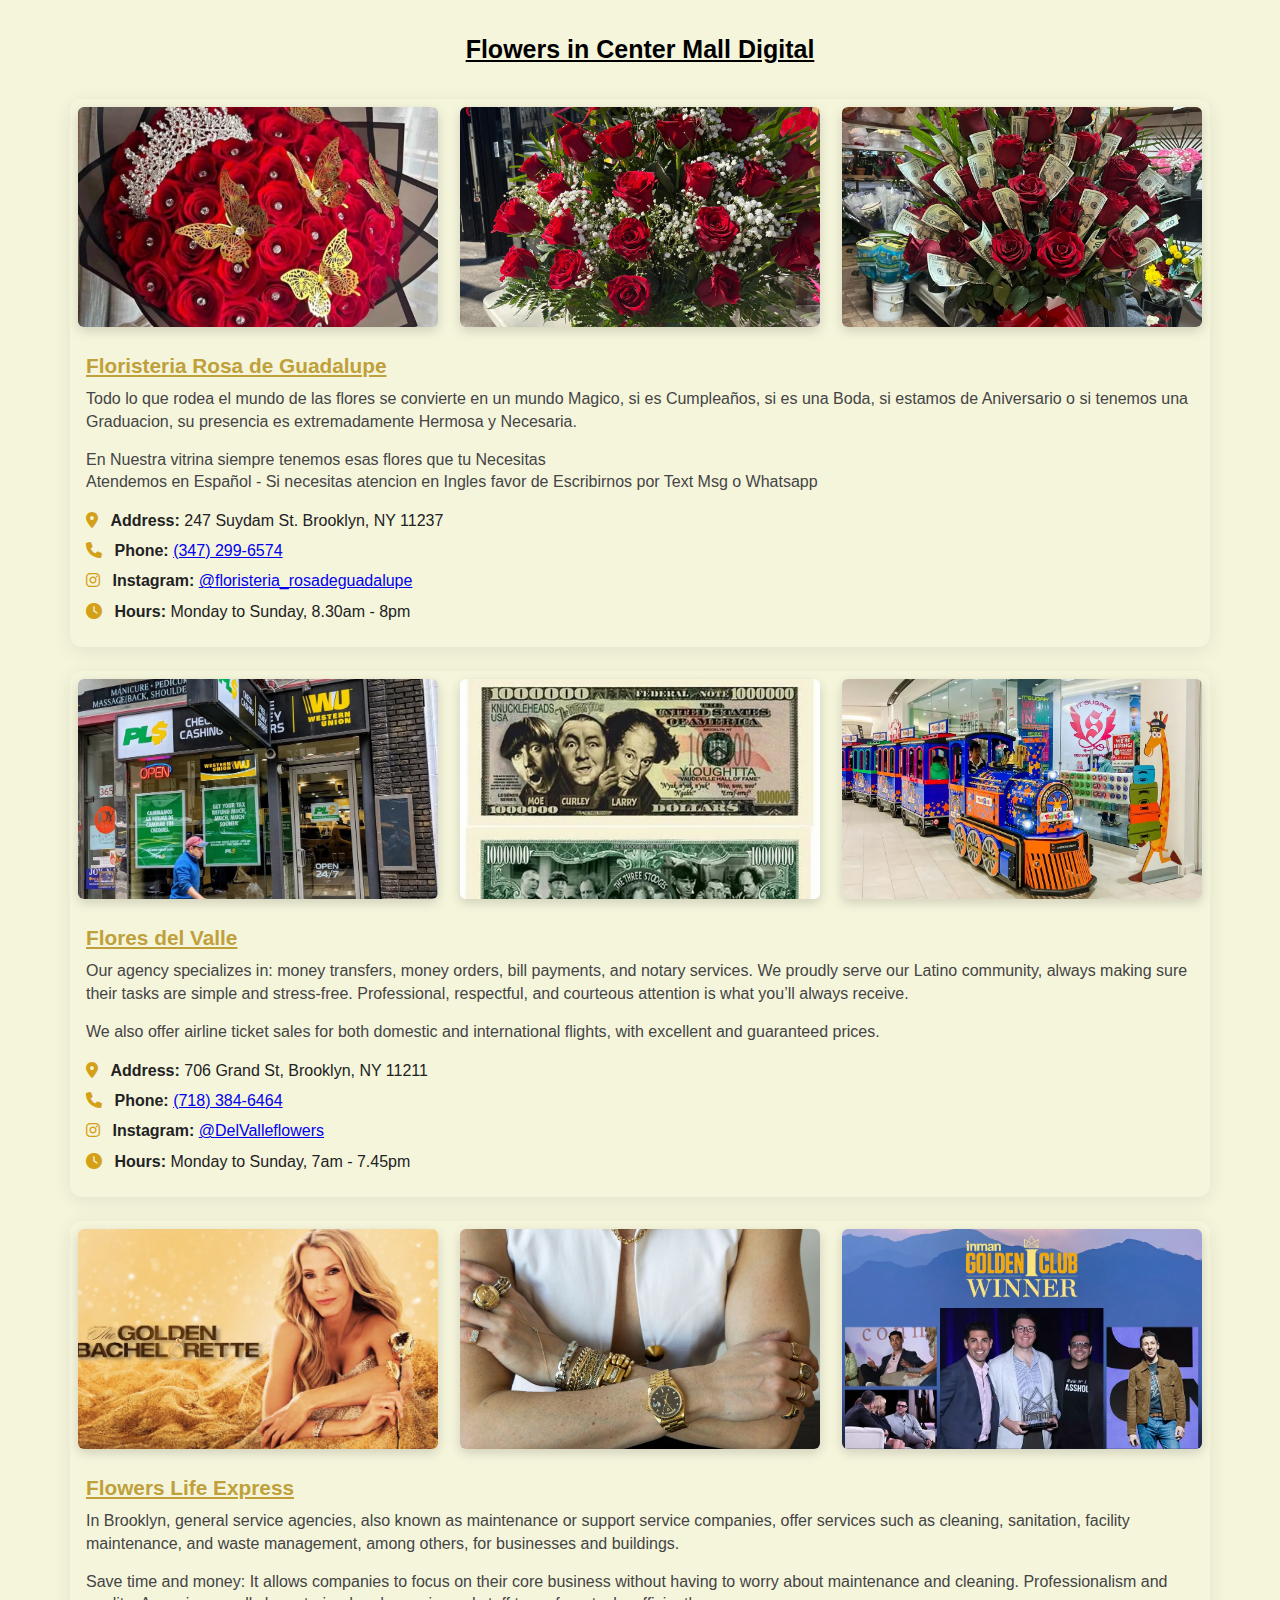
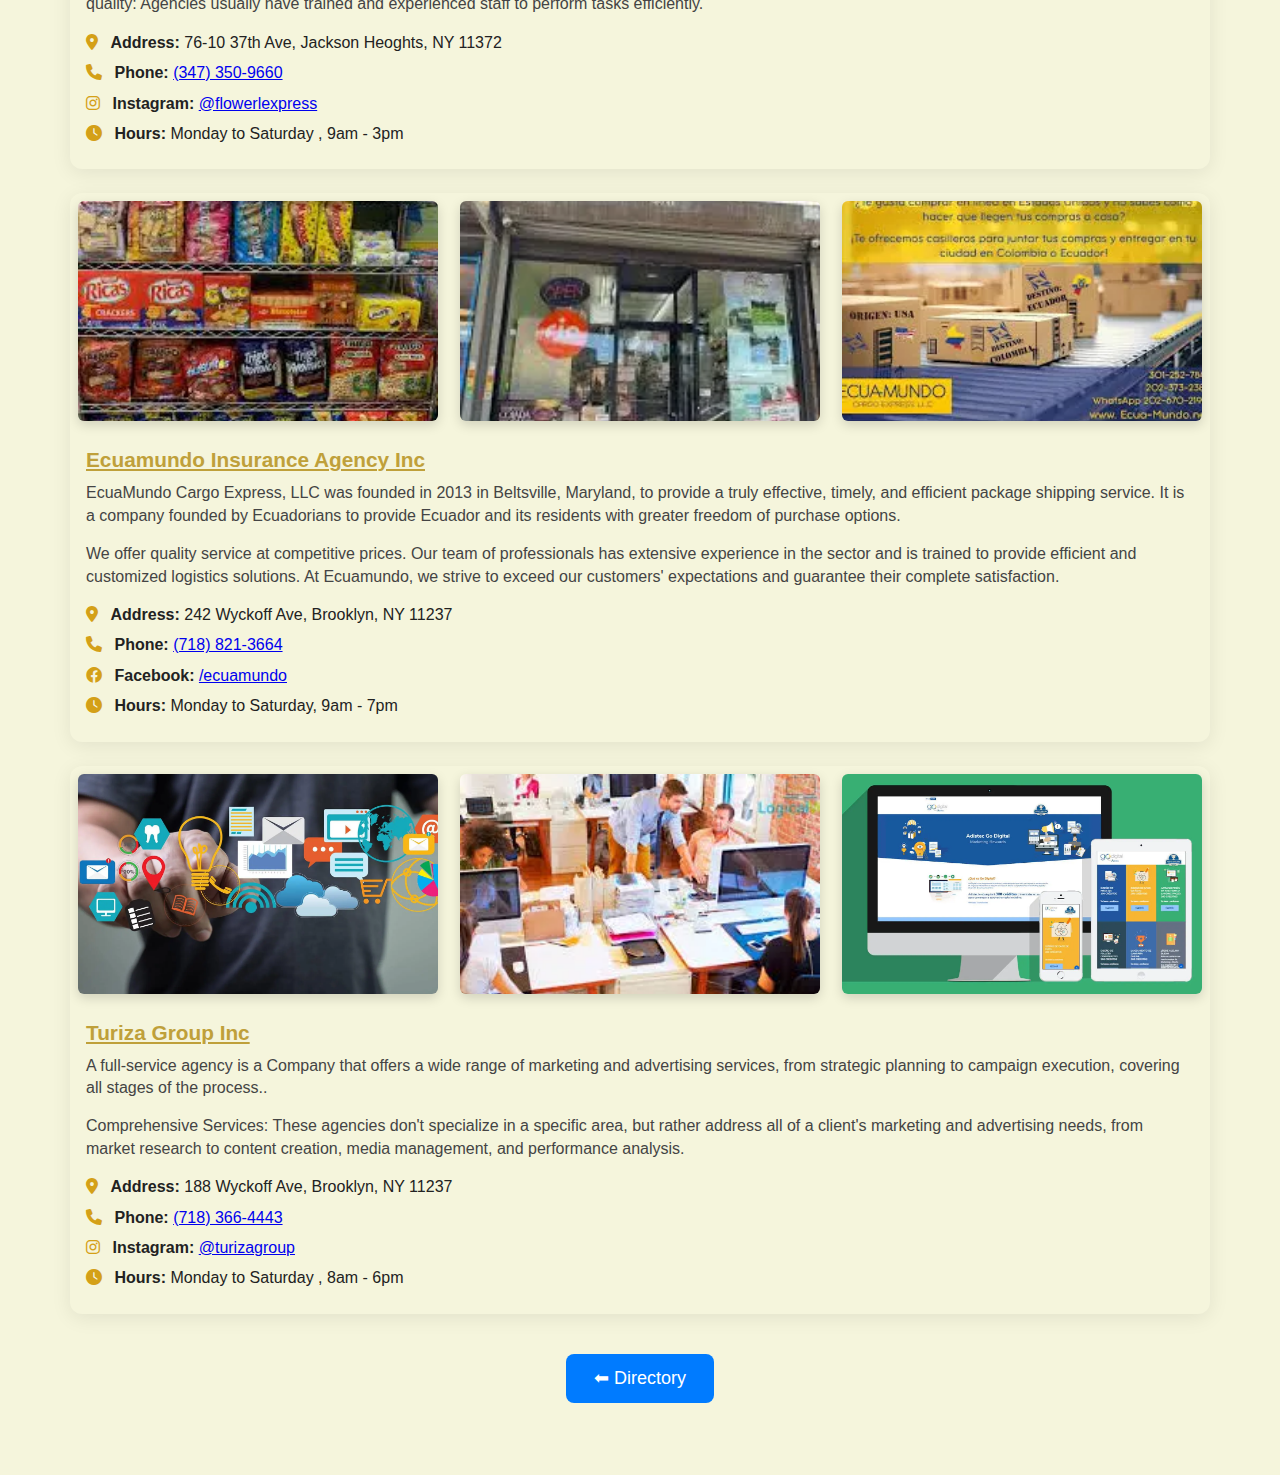
<file: directorio/restaurants/flowers-1.html>
<!DOCTYPE html>
<html lang="en">
<head>
  <meta charset="UTF-8">
  <meta name="viewport" content="width=device-width, initial-scale=1.0">
  <title>Agencies - Center Mall Digital</title>
  <link rel="stylesheet" href="negocio.css">
  <link rel="stylesheet" href="https://cdnjs.cloudflare.com/ajax/libs/font-awesome/6.0.0-beta3/css/all.min.css">
</head>
<body>
  <header>
    <h1>Flowers in Center Mall Digital</h1>
  </header>

  <main class="container">

    <!-- BUSINESS CARD TEMPLATE -->
    <section class="negocio">
      <div class="imagenes">
        <img src="img/flor-1.jpg" alt="Photo 1" />
        <img src="img/flor-2.jpg" alt="Photo 2" />
        <img src="img/flor-3.jpg" alt="Photo 3" />
      </div>
      <div class="info">
        <h2>Floristeria Rosa de Guadalupe </h2>
        <p>Todo lo que rodea el mundo de las flores se convierte en un mundo Magico, si es Cumpleaños, si es una Boda, si estamos de Aniversario o si tenemos una Graduacion, su presencia es extremadamente Hermosa y Necesaria.</p>
        <p>En Nuestra vitrina siempre tenemos esas flores que tu Necesitas<br>
        Atendemos en Español - Si necesitas atencion en Ingles favor de Escribirnos por Text Msg o Whatsapp</p>
        <ul style="list-style: none; padding: 0">
          <li><i class="fas fa-map-marker-alt"></i> <strong>Address:</strong> 247 Suydam St. Brooklyn, NY 11237</li>
          <li><i class="fas fa-phone"></i> <strong>Phone:</strong> <a href="tel:+13472996574">(347) 299-6574</a></li>
          <li><i class="fab fa-instagram"></i> <strong>Instagram:</strong> <a href="https://instagram.com/floristeria_rosadeguadalupe" target="_blank">@floristeria_rosadeguadalupe</a></li>
          <li><i class="fas fa-clock"></i> <strong>Hours:</strong> Monday to Sunday, 8.30am - 8pm</li>
        </ul>
      </div>
    </section>

    <!-- COPY TEMPLATE FOR OTHER RESTAURANTS -->
    <section class="negocio">
      <div class="imagenes">
        <img src="img/americas-1.webp" alt="Photo 1" />
        <img src="img/americas-2.webp" alt="Photo 2" />
        <img src="img/americas-3.webp" alt="Photo 3" />
      </div>
      <div class="info">
        <h2>Flores del Valle</h2>
        <p>Our agency specializes in: money transfers, money orders, bill payments, and notary services.
          We proudly serve our Latino community, always making sure their tasks are simple and stress-free.
          Professional, respectful, and courteous attention is what you’ll always receive.</p>
        <p>We also offer airline ticket sales for both domestic and international flights,
          with excellent and guaranteed prices. </p>
        <ul style="list-style: none; padding: 0">
          <li><i class="fas fa-map-marker-alt"></i> <strong>Address:</strong> 706 Grand St, Brooklyn, NY 11211</li>
          <li><i class="fas fa-phone"></i> <strong>Phone:</strong> <a href="tel:+17183846464">(718) 384-6464</a></li>
          <li><i class="fab fa-instagram"></i> <strong>Instagram:</strong> <a href="https://instagram.com/Del Valle flowers" target="_blank">@DelValleflowers</a></li>
          <li><i class="fas fa-clock"></i> <strong>Hours:</strong> Monday to Sunday, 7am - 7.45pm</li>
        </ul>
      </div>
    </section>

    <section class="negocio">
      <div class="imagenes">
        <img src="img/golden-1.webp" alt="Photo 1" />
        <img src="img/golden-2.webp" alt="Photo 2" />
        <img src="img/golden-3.webp" alt="Photo 3" />
      </div>
      <div class="info">
        <h2>Flowers Life Express</h2>
        <p> In Brooklyn, general service agencies, also known as maintenance or support service companies, offer services such as cleaning, sanitation, facility maintenance, and waste management, among others, for businesses and buildings. </p>
        <p>Save time and money:
          It allows companies to focus on their core business without having to worry about maintenance and cleaning.
          Professionalism and quality:
          Agencies usually have trained and experienced staff to perform tasks efficiently.</p>
        <ul>
          <li><i class="fas fa-map-marker-alt"></i> <strong>Address:</strong> 76-10 37th Ave, Jackson Heoghts, NY 11372</li>
          <li><i class="fas fa-phone"></i> <strong>Phone:</strong> <a href="tel:+13473509660">(347) 350-9660</a></li>
          <li><i class="fab fa-instagram"></i> <strong>Instagram:</strong> <a href="https://instagram.com/flowerlexpress" target="_blank">@flowerlexpress</a></li>
          <li><i class="fas fa-clock"></i> <strong>Hours:</strong> Monday to Saturday  , 9am - 3pm</li>
        </ul>
      </div>
    </section>

    <section class="negocio">
      <div class="imagenes">
        <img src="img/ecuamundo-1.webp" alt="Photo 1" />
        <img src="img/ecuamundo-2.webp" alt="Photo 2" />
        <img src="img/ecuamundo-3.webp" alt="Photo 3" />
      </div>
      <div class="info">
        <h2>Ecuamundo Insurance Agency Inc</h2>
        <p>EcuaMundo Cargo Express, LLC was founded in 2013 in Beltsville, Maryland, to provide a truly effective, timely, and efficient package shipping service. It is a company founded by Ecuadorians to provide Ecuador and its residents with greater freedom of purchase options.  </p>
        <p>We offer quality service at competitive prices. Our team of professionals has extensive experience in the sector and is trained to provide efficient and customized logistics solutions. At Ecuamundo, we strive to exceed our customers' expectations and guarantee their complete satisfaction.</p>
        <ul style="list-style: none; padding: 0">
          <li><i class="fas fa-map-marker-alt"></i> <strong>Address:</strong> 242 Wyckoff Ave, Brooklyn, NY 11237</li>
          <li><i class="fas fa-phone"></i> <strong>Phone:</strong> <a href="tel:+17188213664">(718) 821-3664</a></li>
          <li><i class="fab fa-facebook"></i> <strong>Facebook:</strong> <a href="#">/ecuamundo</a></li>
          <li><i class="fas fa-clock"></i> <strong>Hours:</strong> Monday to Saturday, 9am - 7pm</li>
        </ul>
      </div>
    </section>

    <section class="negocio">
      <div class="imagenes">
        <img src="img/turiza-1.webp" alt="Photo 1" />
        <img src="img/turiza-2.webp" alt="Photo 2" />
        <img src="img/turiza-3.webp" alt="Photo 3" />
      </div>
      <div class="info">
        <h2>Turiza Group Inc</h2>
        <p>
          A full-service agency is a Company that offers a wide range of marketing and advertising services, from strategic planning to campaign execution, covering all stages of the process.. </p>
      <p>Comprehensive Services:
        These agencies don't specialize in a specific area, but rather address all of a client's marketing and advertising needs, from market research to content creation, media management, and performance analysis. </p> 
        <ul style="list-style: none; padding: 0">
          <li><i class="fas fa-map-marker-alt"></i> <strong>Address:</strong> 188 Wyckoff Ave, Brooklyn, NY 11237</li>
          <li><i class="fas fa-phone"></i> <strong>Phone:</strong> <a href="tel:+17183664443">(718) 366-4443</a></li>
          <li><i class="fab fa-instagram"></i> <strong>Instagram:</strong> <a href="#">@turizagroup</a></li>
          <li><i class="fas fa-clock"></i> <strong>Hours:</strong> Monday to Saturday , 8am - 6pm</li>
        </ul>
      </div>
    </section>

  </main>

  <div class="center-container">
    <a class="back-button" href="../directorio.html">⬅ Directory</a>
  </div>
  
</body>
</html>
</file>
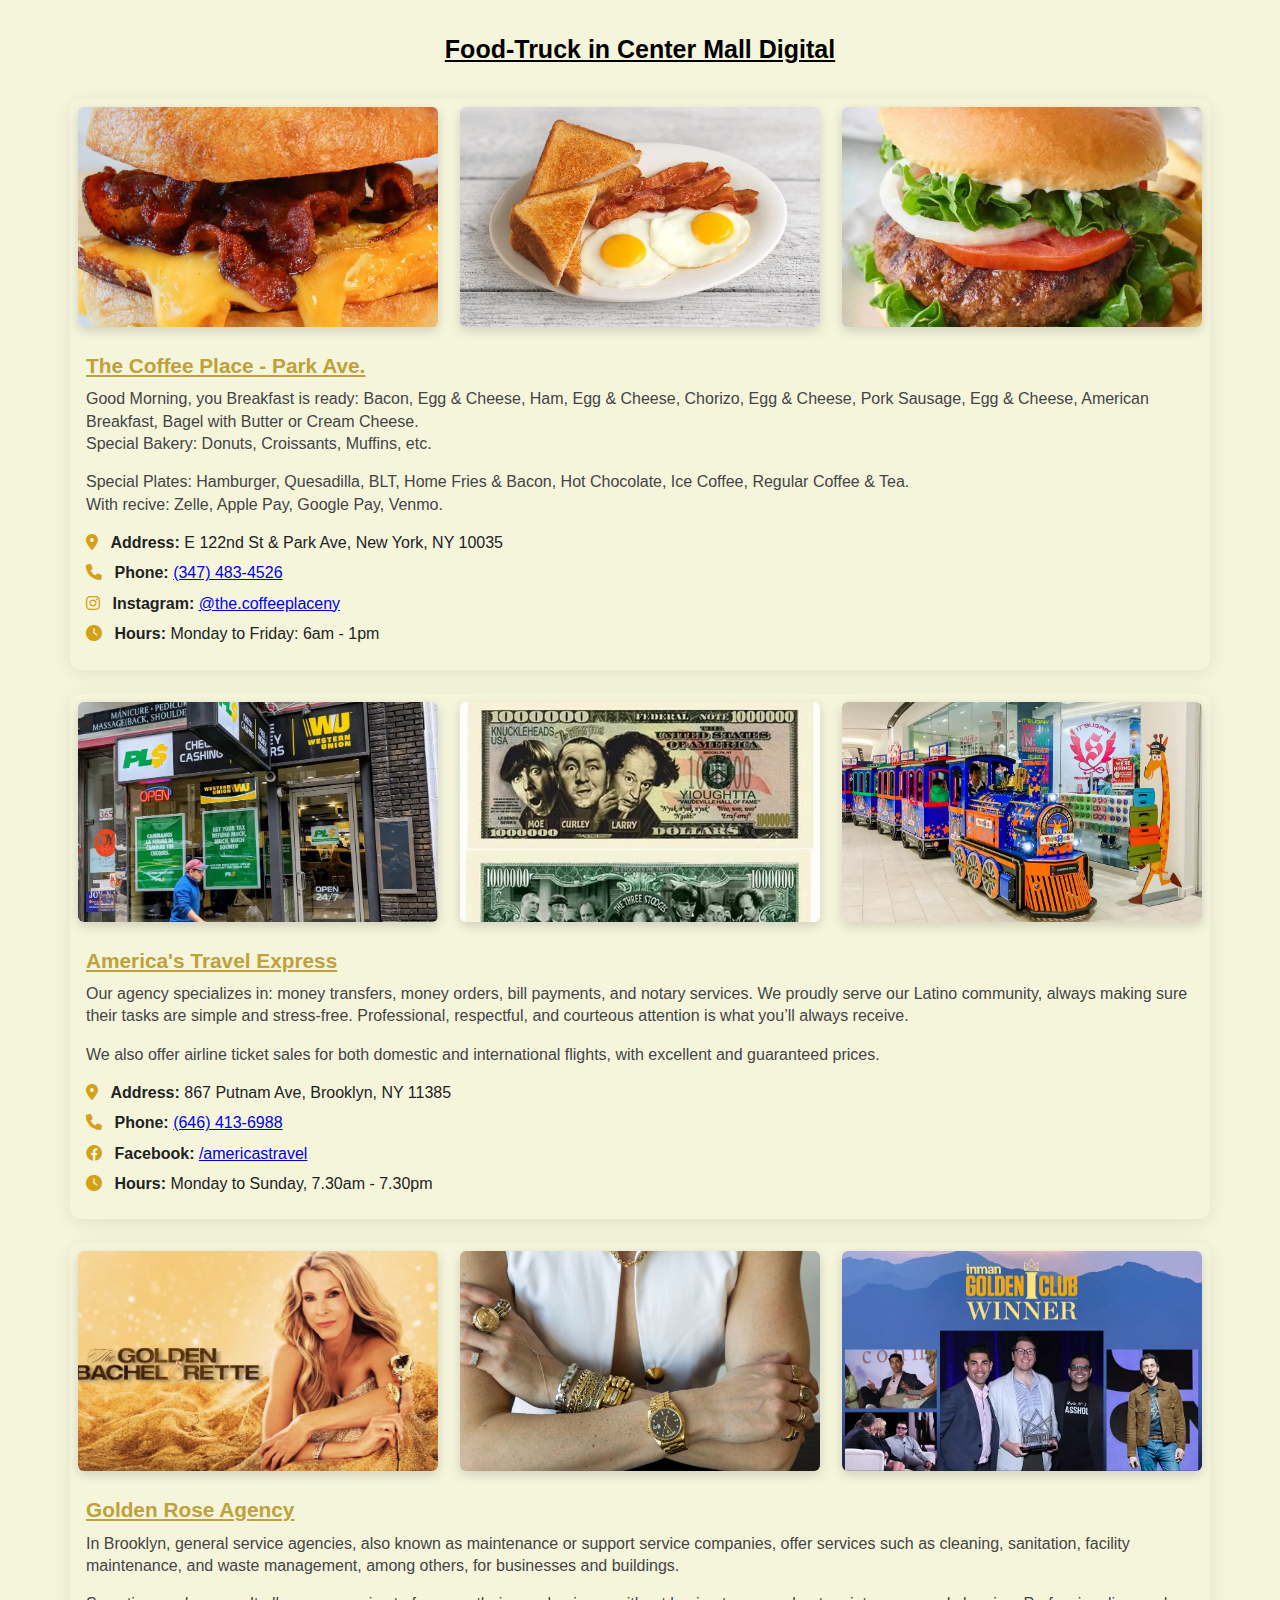
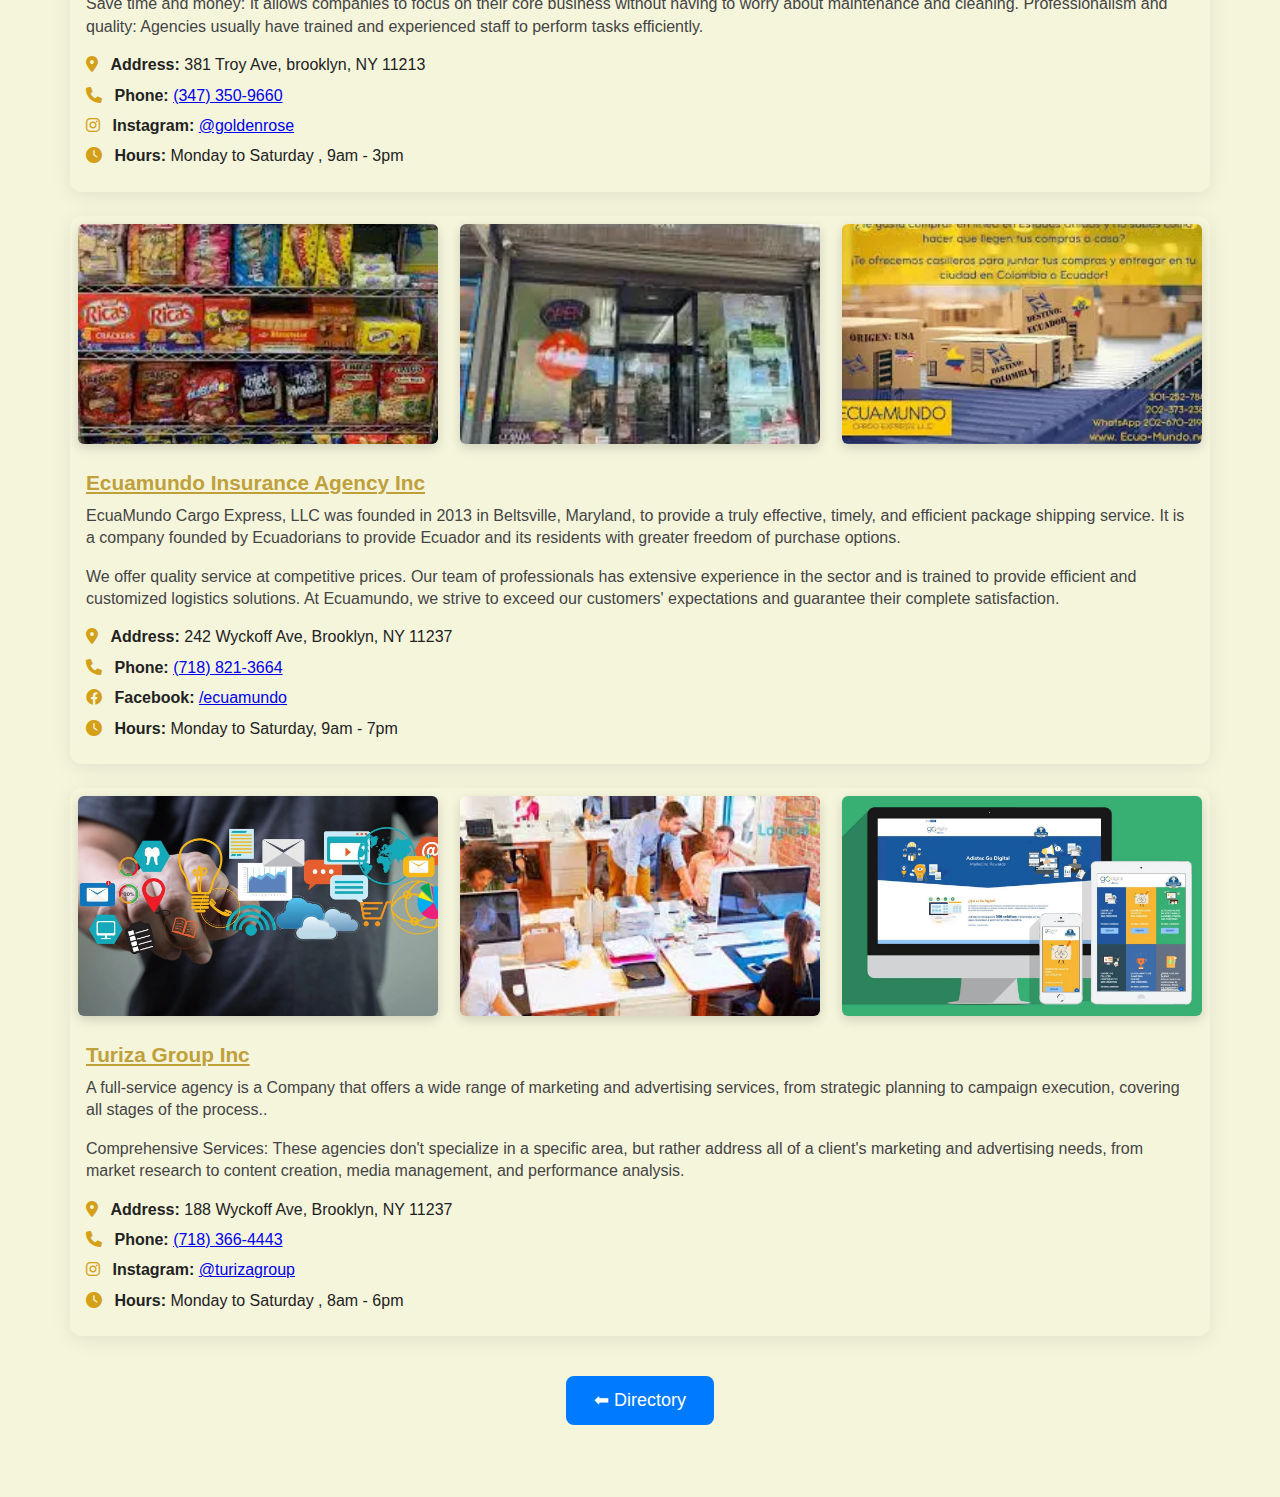
<file: directorio/restaurants/food-truck-1.html>
<!DOCTYPE html>
<html lang="en">
<head>
  <meta charset="UTF-8">
  <meta name="viewport" content="width=device-width, initial-scale=1.0">
  <title>Agencies - Center Mall Digital</title>
  <link rel="stylesheet" href="negocio.css">
  <link rel="stylesheet" href="https://cdnjs.cloudflare.com/ajax/libs/font-awesome/6.0.0-beta3/css/all.min.css">
</head>
<body>
  <header>
    <h1>Food-Truck in Center Mall Digital</h1>
  </header>

  <main class="container">

    <section class="negocio">
      <div class="imagenes">
        <img src="img/bacon, egg & cheese.webp" alt="Photo 1" />
        <img src="img/american-breakfast.webp" alt="Photo 2" />
        <img src="img/hamburger.webp" alt="Photo 3" />
      </div>
      <div class="info">
        <h2>The Coffee Place - Park Ave. </h2>
        <p>Good Morning, you Breakfast is ready: Bacon, Egg & Cheese, Ham, Egg & Cheese, Chorizo, Egg & Cheese, Pork Sausage, Egg & Cheese, American Breakfast, Bagel with Butter or Cream Cheese. <br>
        Special Bakery: Donuts, Croissants, Muffins, etc.</p>
        <p>Special Plates: Hamburger, Quesadilla, BLT, Home Fries & Bacon, Hot Chocolate, Ice Coffee, Regular Coffee & Tea.<br>
        With recive: Zelle, Apple Pay, Google Pay, Venmo.</p>
        <ul style="list-style: none; padding: 0">
          <li><i class="fas fa-map-marker-alt"></i> <strong>Address:</strong> E 122nd St & Park Ave, New York, NY 10035 </li>
          <li><i class="fas fa-phone"></i> <strong>Phone:</strong> <a href="tel:+13474834526">(347) 483-4526</a></li>
          <li><i class="fab fa-instagram"></i> <strong>Instagram:</strong> <a href="https://instagram.com/the.coffeeplaceny" target="_blank">@the.coffeeplaceny</a></li>
          <li><i class="fas fa-clock"></i> <strong>Hours:</strong> Monday to Friday: 6am - 1pm</li>
        </ul>
      </div>
    </section>

    <section class="negocio">
      <div class="imagenes">
        <img src="img/americas-1.webp" alt="Photo 1" />
        <img src="img/americas-2.webp" alt="Photo 2" />
        <img src="img/americas-3.webp" alt="Photo 3" />
      </div>
      <div class="info">
        <h2>America's Travel Express</h2>
        <p>Our agency specializes in: money transfers, money orders, bill payments, and notary services.
          We proudly serve our Latino community, always making sure their tasks are simple and stress-free.
          Professional, respectful, and courteous attention is what you’ll always receive.</p>
        <p>We also offer airline ticket sales for both domestic and international flights,
          with excellent and guaranteed prices. </p>
        <ul style="list-style: none; padding: 0">
          <li><i class="fas fa-map-marker-alt"></i> <strong>Address:</strong> 867 Putnam Ave, Brooklyn, NY 11385</li>
          <li><i class="fas fa-phone"></i> <strong>Phone:</strong> <a href="tel:+16464136988">(646) 413-6988</a></li>
          <li><i class="fab fa-facebook"></i> <strong>Facebook:</strong> <a href="#">/americastravel</a></li>
          <li><i class="fas fa-clock"></i> <strong>Hours:</strong> Monday to Sunday, 7.30am - 7.30pm</li>
        </ul>
      </div>
    </section>

    <section class="negocio">
      <div class="imagenes">
        <img src="img/golden-1.webp" alt="Photo 1" />
        <img src="img/golden-2.webp" alt="Photo 2" />
        <img src="img/golden-3.webp" alt="Photo 3" />
      </div>
      <div class="info">
        <h2>Golden Rose Agency</h2>
        <p> In Brooklyn, general service agencies, also known as maintenance or support service companies, offer services such as cleaning, sanitation, facility maintenance, and waste management, among others, for businesses and buildings. </p>
        <p>Save time and money:
          It allows companies to focus on their core business without having to worry about maintenance and cleaning.
          Professionalism and quality:
          Agencies usually have trained and experienced staff to perform tasks efficiently.</p>
        <ul>
          <li><i class="fas fa-map-marker-alt"></i> <strong>Address:</strong> 381 Troy Ave, brooklyn, NY 11213</li>
          <li><i class="fas fa-phone"></i> <strong>Phone:</strong> <a href="tel:+13473509660">(347) 350-9660</a></li>
          <li><i class="fab fa-instagram"></i> <strong>Instagram:</strong> <a href="#">@goldenrose</a></li>
          <li><i class="fas fa-clock"></i> <strong>Hours:</strong> Monday to Saturday  , 9am - 3pm</li>
        </ul>
      </div>
    </section>

    <section class="negocio">
      <div class="imagenes">
        <img src="img/ecuamundo-1.webp" alt="Photo 1" />
        <img src="img/ecuamundo-2.webp" alt="Photo 2" />
        <img src="img/ecuamundo-3.webp" alt="Photo 3" />
      </div>
      <div class="info">
        <h2>Ecuamundo Insurance Agency Inc</h2>
        <p>EcuaMundo Cargo Express, LLC was founded in 2013 in Beltsville, Maryland, to provide a truly effective, timely, and efficient package shipping service. It is a company founded by Ecuadorians to provide Ecuador and its residents with greater freedom of purchase options.  </p>
        <p>We offer quality service at competitive prices. Our team of professionals has extensive experience in the sector and is trained to provide efficient and customized logistics solutions. At Ecuamundo, we strive to exceed our customers' expectations and guarantee their complete satisfaction.</p>
        <ul style="list-style: none; padding: 0">
          <li><i class="fas fa-map-marker-alt"></i> <strong>Address:</strong> 242 Wyckoff Ave, Brooklyn, NY 11237</li>
          <li><i class="fas fa-phone"></i> <strong>Phone:</strong> <a href="tel:+17188213664">(718) 821-3664</a></li>
          <li><i class="fab fa-facebook"></i> <strong>Facebook:</strong> <a href="#">/ecuamundo</a></li>
          <li><i class="fas fa-clock"></i> <strong>Hours:</strong> Monday to Saturday, 9am - 7pm</li>
        </ul>
      </div>
    </section>

    <section class="negocio">
      <div class="imagenes">
        <img src="img/turiza-1.webp" alt="Photo 1" />
        <img src="img/turiza-2.webp" alt="Photo 2" />
        <img src="img/turiza-3.webp" alt="Photo 3" />
      </div>
      <div class="info">
        <h2>Turiza Group Inc</h2>
        <p>
          A full-service agency is a Company that offers a wide range of marketing and advertising services, from strategic planning to campaign execution, covering all stages of the process.. </p>
      <p>Comprehensive Services:
        These agencies don't specialize in a specific area, but rather address all of a client's marketing and advertising needs, from market research to content creation, media management, and performance analysis. </p> 
        <ul style="list-style: none; padding: 0">
          <li><i class="fas fa-map-marker-alt"></i> <strong>Address:</strong> 188 Wyckoff Ave, Brooklyn, NY 11237</li>
          <li><i class="fas fa-phone"></i> <strong>Phone:</strong> <a href="tel:+17183664443">(718) 366-4443</a></li>
          <li><i class="fab fa-instagram"></i> <strong>Instagram:</strong> <a href="#">@turizagroup</a></li>
          <li><i class="fas fa-clock"></i> <strong>Hours:</strong> Monday to Saturday , 8am - 6pm</li>
        </ul>
      </div>
    </section>

  </main>

  <div class="center-container">
    <a class="back-button" href="../directorio.html">⬅ Directory</a>
  </div>
  
</body>
</html>
</file>
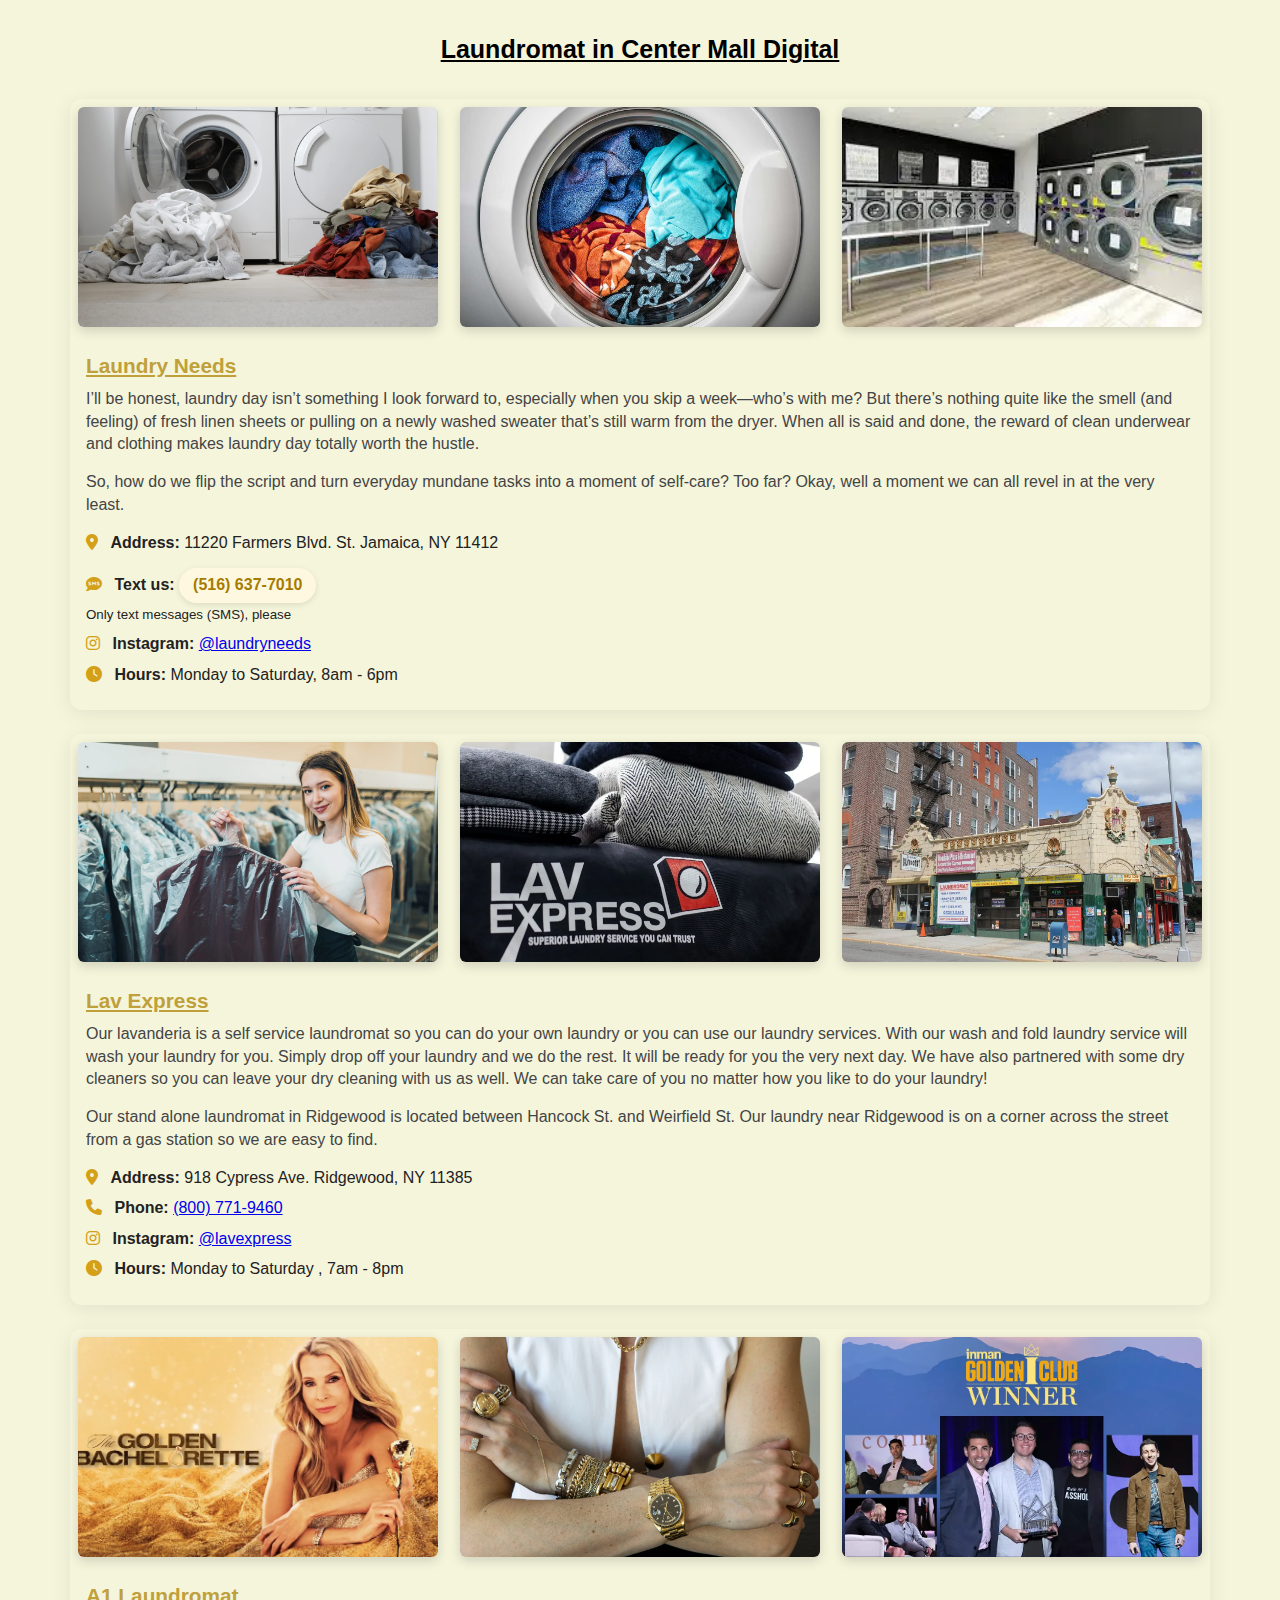
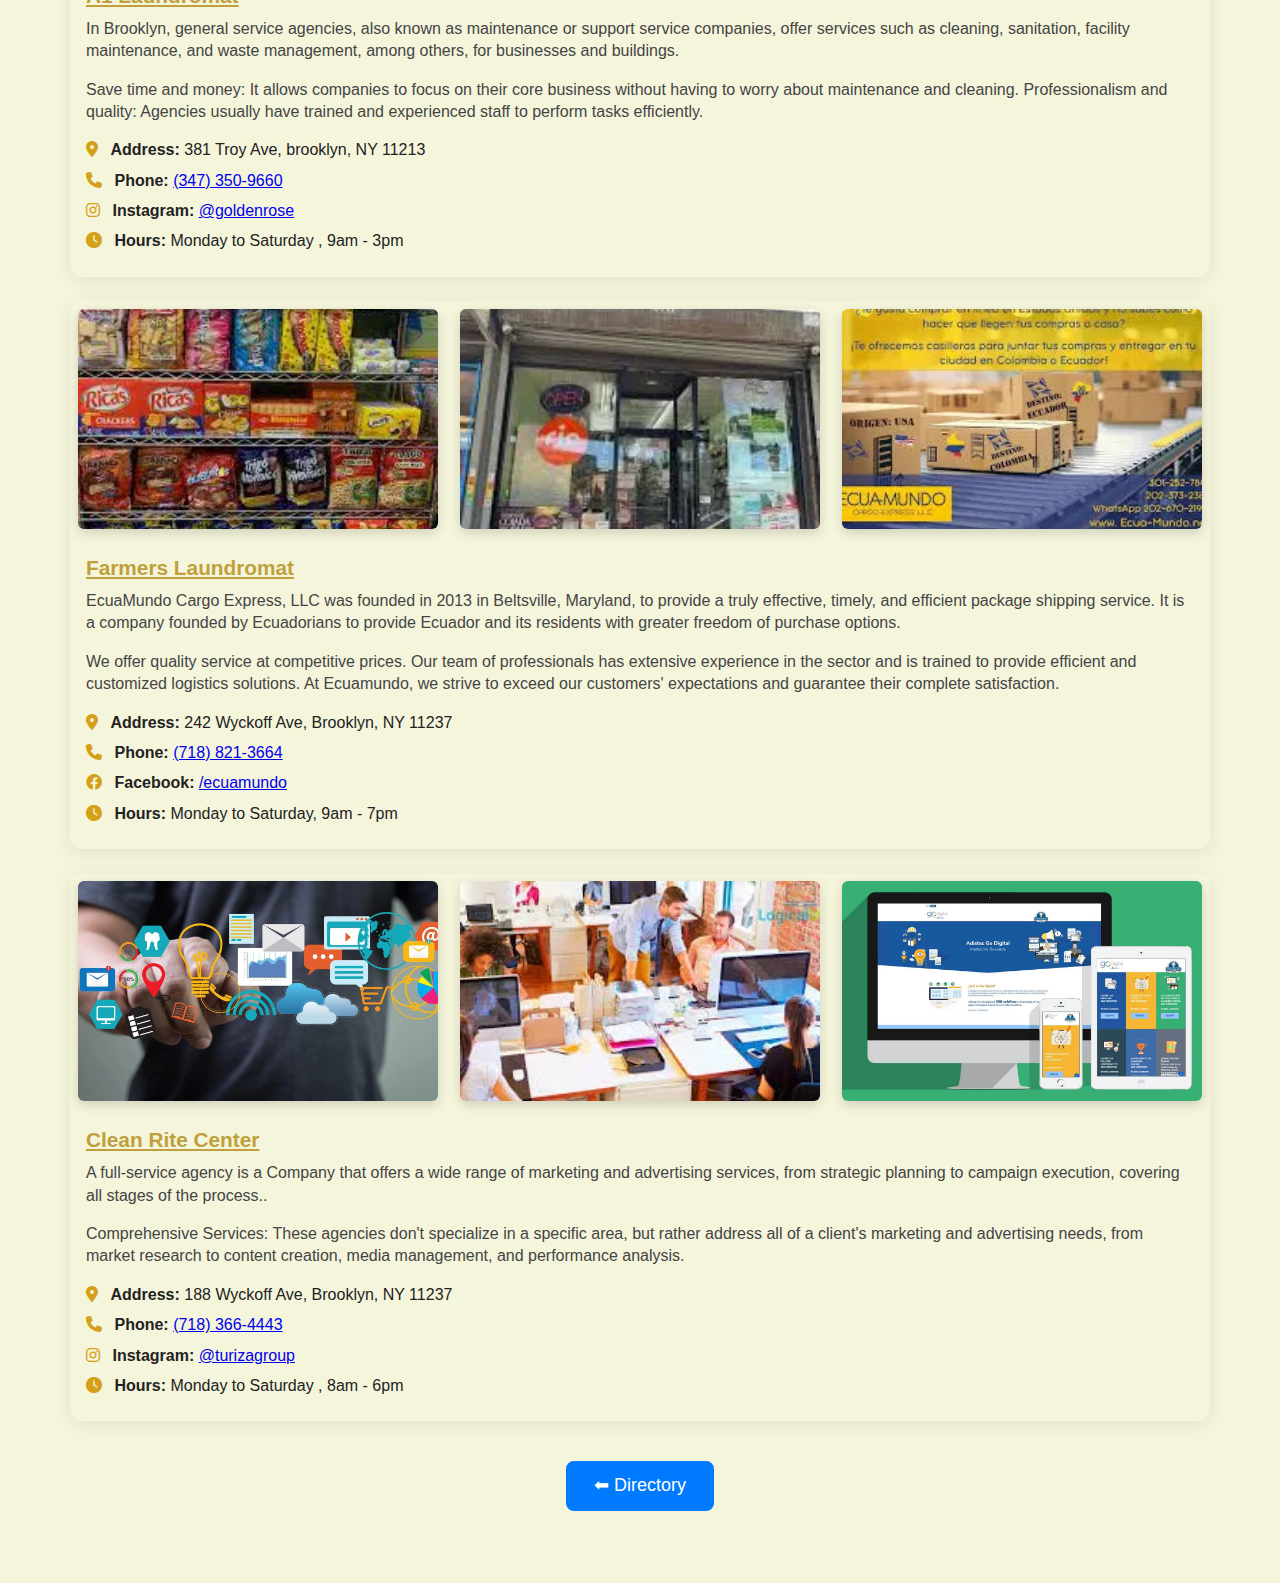
<file: directorio/restaurants/laundromat-1.html>
<!DOCTYPE html>
<html lang="en">
<head>
  <meta charset="UTF-8">
  <meta name="viewport" content="width=device-width, initial-scale=1.0">
  <title>Laundromat - Center Mall Digital</title>
  <link rel="stylesheet" href="negocio.css">
  <link rel="stylesheet" href="https://cdnjs.cloudflare.com/ajax/libs/font-awesome/6.0.0-beta3/css/all.min.css">
</head>
<body>
  <header>
    <h1>Laundromat in Center Mall Digital</h1>
  </header>

  <main class="container">

    <section class="negocio">
      <div class="imagenes">
        <img src="img/needs-1.webp" alt="Photo 1" />
        <img src="img/needs-2.webp" alt="Photo 2" />
        <img src="img/needs-3.webp" alt="Photo 3" />
      </div>
      <div class="info">
        <h2>Laundry Needs</h2>
        <p>I’ll be honest, laundry day isn’t something I look forward to, especially when you skip a week—who’s with me? But there’s nothing quite like the smell (and feeling) of fresh linen sheets or pulling on a newly washed sweater that’s still warm from the dryer. When all is said and done, the reward of clean underwear and clothing makes laundry day totally worth the hustle. </p>
        <p>So, how do we flip the script and turn everyday mundane tasks into a moment of self-care? Too far? Okay, well a moment we can all revel in at the very least. </p>
        <ul style="list-style: none; padding: 0">
          <li><i class="fas fa-map-marker-alt"></i> <strong>Address:</strong> 11220 Farmers Blvd. St. Jamaica, NY 11412</li>
          <li><i class="fas fa-sms"></i> <strong>Text us:</strong> 
            <a class="sms-link" href="sms:+15166377010">(516) 637-7010</a><br>
            <small>Only text messages (SMS), please</small>
          </li>          
          <li><i class="fab fa-instagram"></i> <strong>Instagram:</strong> <a href="https://instagram.com/laundryneeds">@laundryneeds</a></li>
          <li><i class="fas fa-clock"></i> <strong>Hours:</strong> Monday to Saturday, 8am - 6pm</li>
        </ul>
      </div>
    </section>

    <section class="negocio">
      <div class="imagenes">
        <img src="img/lav-2.webp" alt="Photo 1" />
        <img src="img/lav-1.webp" alt="Photo 2" />
        <img src="img/lav-3.webp" alt="Photo 3" />
      </div>
      <div class="info">
        <h2>Lav Express</h2>
        <p> Our lavanderia is a self service laundromat so you can do your own laundry or you can use our laundry services. With our wash and fold laundry service will wash your laundry for you. Simply drop off your laundry and we do the rest. It will be ready for you the very next day. We have also partnered with some dry cleaners so you can leave your dry cleaning with us as well. We can take care of you no matter how you like to do your laundry!</p>
        <p>Our stand alone laundromat in Ridgewood is located between Hancock St. and Weirfield St. Our laundry near Ridgewood is on a corner across the street from a gas station so we are easy to find.</p>
        <ul style="list-style: none; padding: 0">
          <li><i class="fas fa-map-marker-alt"></i> <strong>Address:</strong> 918 Cypress Ave. Ridgewood, NY 11385</li>
          <li><i class="fas fa-phone"></i> <strong>Phone:</strong> <a href="tel:+18007719460">(800) 771-9460</a></li>
          <li><i class="fab fa-instagram"></i> <strong>Instagram:</strong> <a href="#">@lavexpress</a></li>
          <li><i class="fas fa-clock"></i> <strong>Hours:</strong> Monday to Saturday  , 7am - 8pm</li>
        </ul>
      </div>
    </section>

    <section class="negocio">
      <div class="imagenes">
        <img src="img/golden-1.webp" alt="Photo 1" />
        <img src="img/golden-2.webp" alt="Photo 2" />
        <img src="img/golden-3.webp" alt="Photo 3" />
      </div>
      <div class="info">
        <h2>A1 Laundromat</h2>
        <p> In Brooklyn, general service agencies, also known as maintenance or support service companies, offer services such as cleaning, sanitation, facility maintenance, and waste management, among others, for businesses and buildings. </p>
        <p>Save time and money:
          It allows companies to focus on their core business without having to worry about maintenance and cleaning.
          Professionalism and quality:
          Agencies usually have trained and experienced staff to perform tasks efficiently.</p>
        <ul>
          <li><i class="fas fa-map-marker-alt"></i> <strong>Address:</strong> 381 Troy Ave, brooklyn, NY 11213</li>
          <li><i class="fas fa-phone"></i> <strong>Phone:</strong> <a href="tel:+13473509660">(347) 350-9660</a></li>
          <li><i class="fab fa-instagram"></i> <strong>Instagram:</strong> <a href="#">@goldenrose</a></li>
          <li><i class="fas fa-clock"></i> <strong>Hours:</strong> Monday to Saturday  , 9am - 3pm</li>
        </ul>
      </div>
    </section>

    <section class="negocio">
      <div class="imagenes">
        <img src="img/ecuamundo-1.webp" alt="Photo 1" />
        <img src="img/ecuamundo-2.webp" alt="Photo 2" />
        <img src="img/ecuamundo-3.webp" alt="Photo 3" />
      </div>
      <div class="info">
        <h2>Farmers Laundromat</h2>
        <p>EcuaMundo Cargo Express, LLC was founded in 2013 in Beltsville, Maryland, to provide a truly effective, timely, and efficient package shipping service. It is a company founded by Ecuadorians to provide Ecuador and its residents with greater freedom of purchase options.  </p>
        <p>We offer quality service at competitive prices. Our team of professionals has extensive experience in the sector and is trained to provide efficient and customized logistics solutions. At Ecuamundo, we strive to exceed our customers' expectations and guarantee their complete satisfaction.</p>
        <ul style="list-style: none; padding: 0">
          <li><i class="fas fa-map-marker-alt"></i> <strong>Address:</strong> 242 Wyckoff Ave, Brooklyn, NY 11237</li>
          <li><i class="fas fa-phone"></i> <strong>Phone:</strong> <a href="tel:+17188213664">(718) 821-3664</a></li>
          <li><i class="fab fa-facebook"></i> <strong>Facebook:</strong> <a href="#">/ecuamundo</a></li>
          <li><i class="fas fa-clock"></i> <strong>Hours:</strong> Monday to Saturday, 9am - 7pm</li>
        </ul>
      </div>
    </section>

    <section class="negocio">
      <div class="imagenes">
        <img src="img/turiza-1.webp" alt="Photo 1" />
        <img src="img/turiza-2.webp" alt="Photo 2" />
        <img src="img/turiza-3.webp" alt="Photo 3" />
      </div>
      <div class="info">
        <h2>Clean Rite Center</h2>
        <p>
          A full-service agency is a Company that offers a wide range of marketing and advertising services, from strategic planning to campaign execution, covering all stages of the process.. </p>
      <p>Comprehensive Services:
        These agencies don't specialize in a specific area, but rather address all of a client's marketing and advertising needs, from market research to content creation, media management, and performance analysis. </p> 
        <ul style="list-style: none; padding: 0">
          <li><i class="fas fa-map-marker-alt"></i> <strong>Address:</strong> 188 Wyckoff Ave, Brooklyn, NY 11237</li>
          <li><i class="fas fa-phone"></i> <strong>Phone:</strong> <a href="tel:+17183664443">(718) 366-4443</a></li>
          <li><i class="fab fa-instagram"></i> <strong>Instagram:</strong> <a href="#">@turizagroup</a></li>
          <li><i class="fas fa-clock"></i> <strong>Hours:</strong> Monday to Saturday , 8am - 6pm</li>
        </ul>
      </div>
    </section>

  </main>

  <div class="center-container">
    <a class="back-button" href="../directorio.html">⬅ Directory</a>
  </div>
  
</body>
</html>
</file>
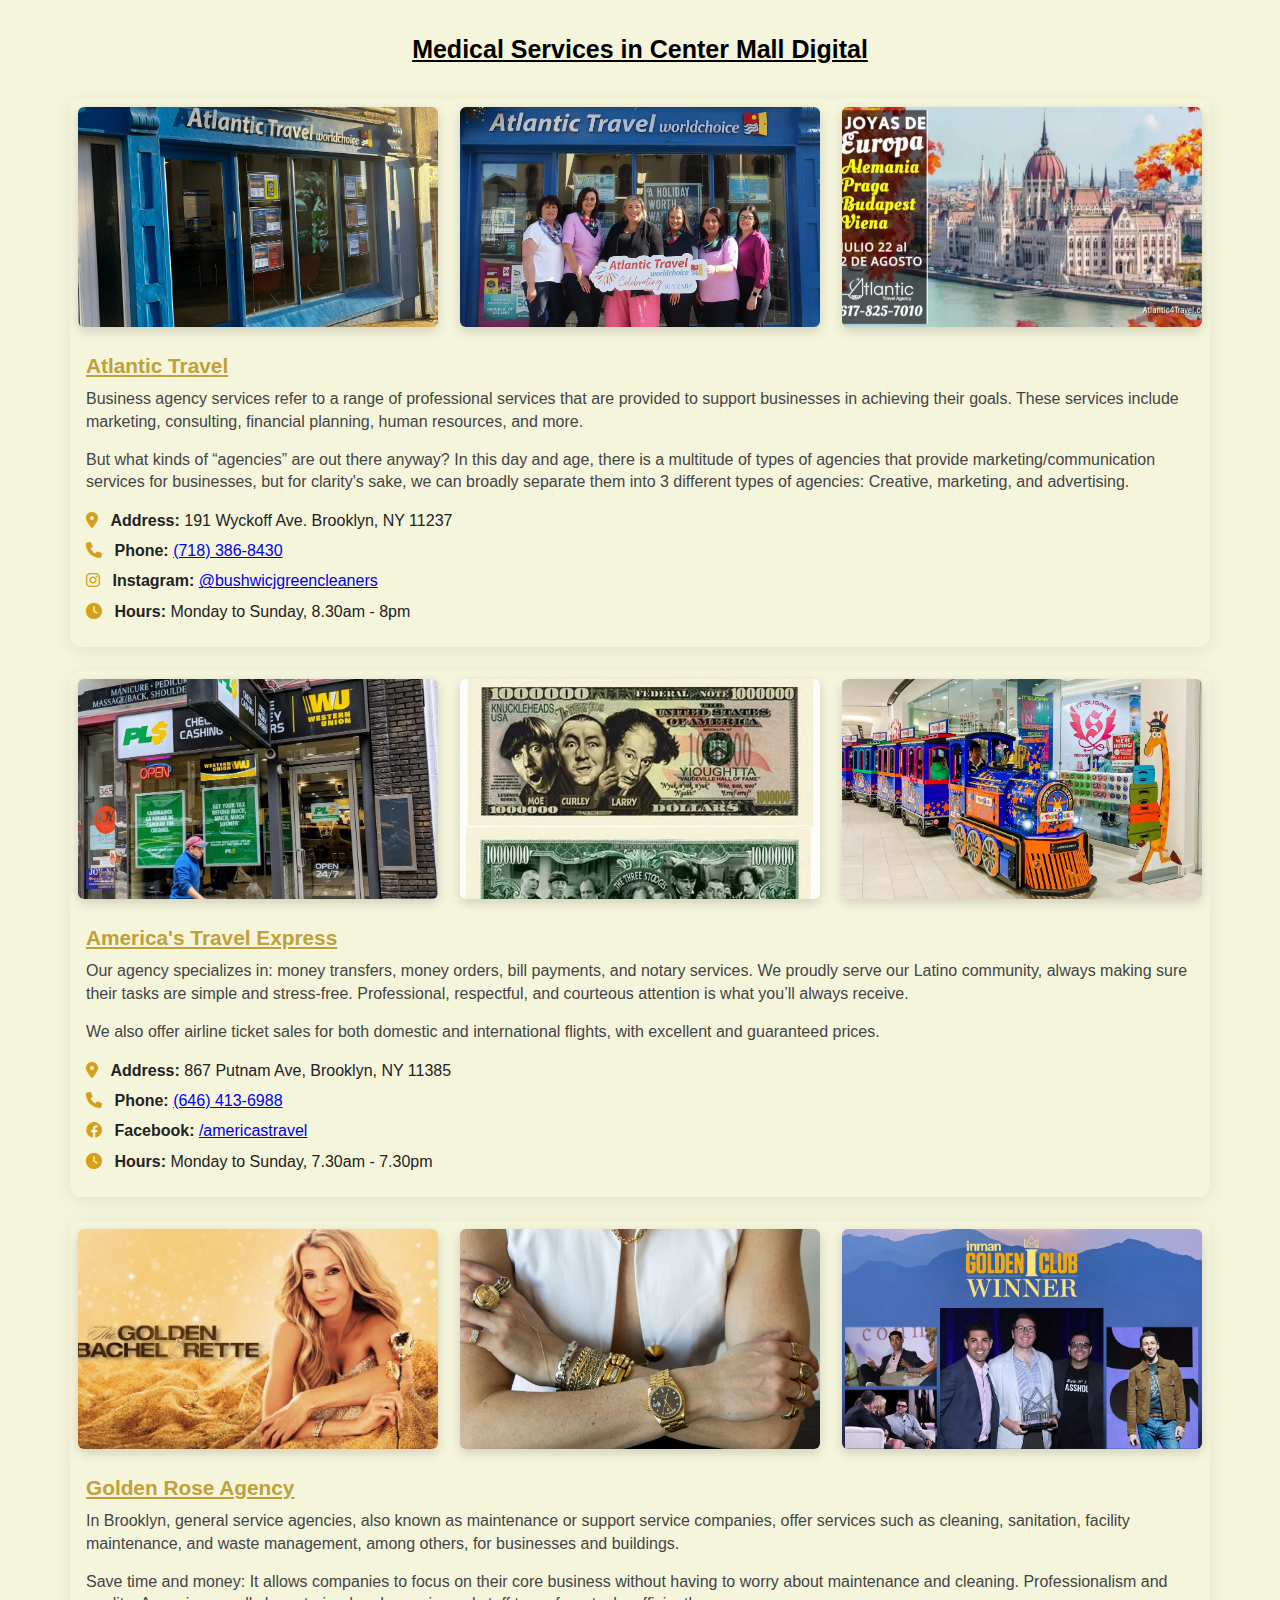
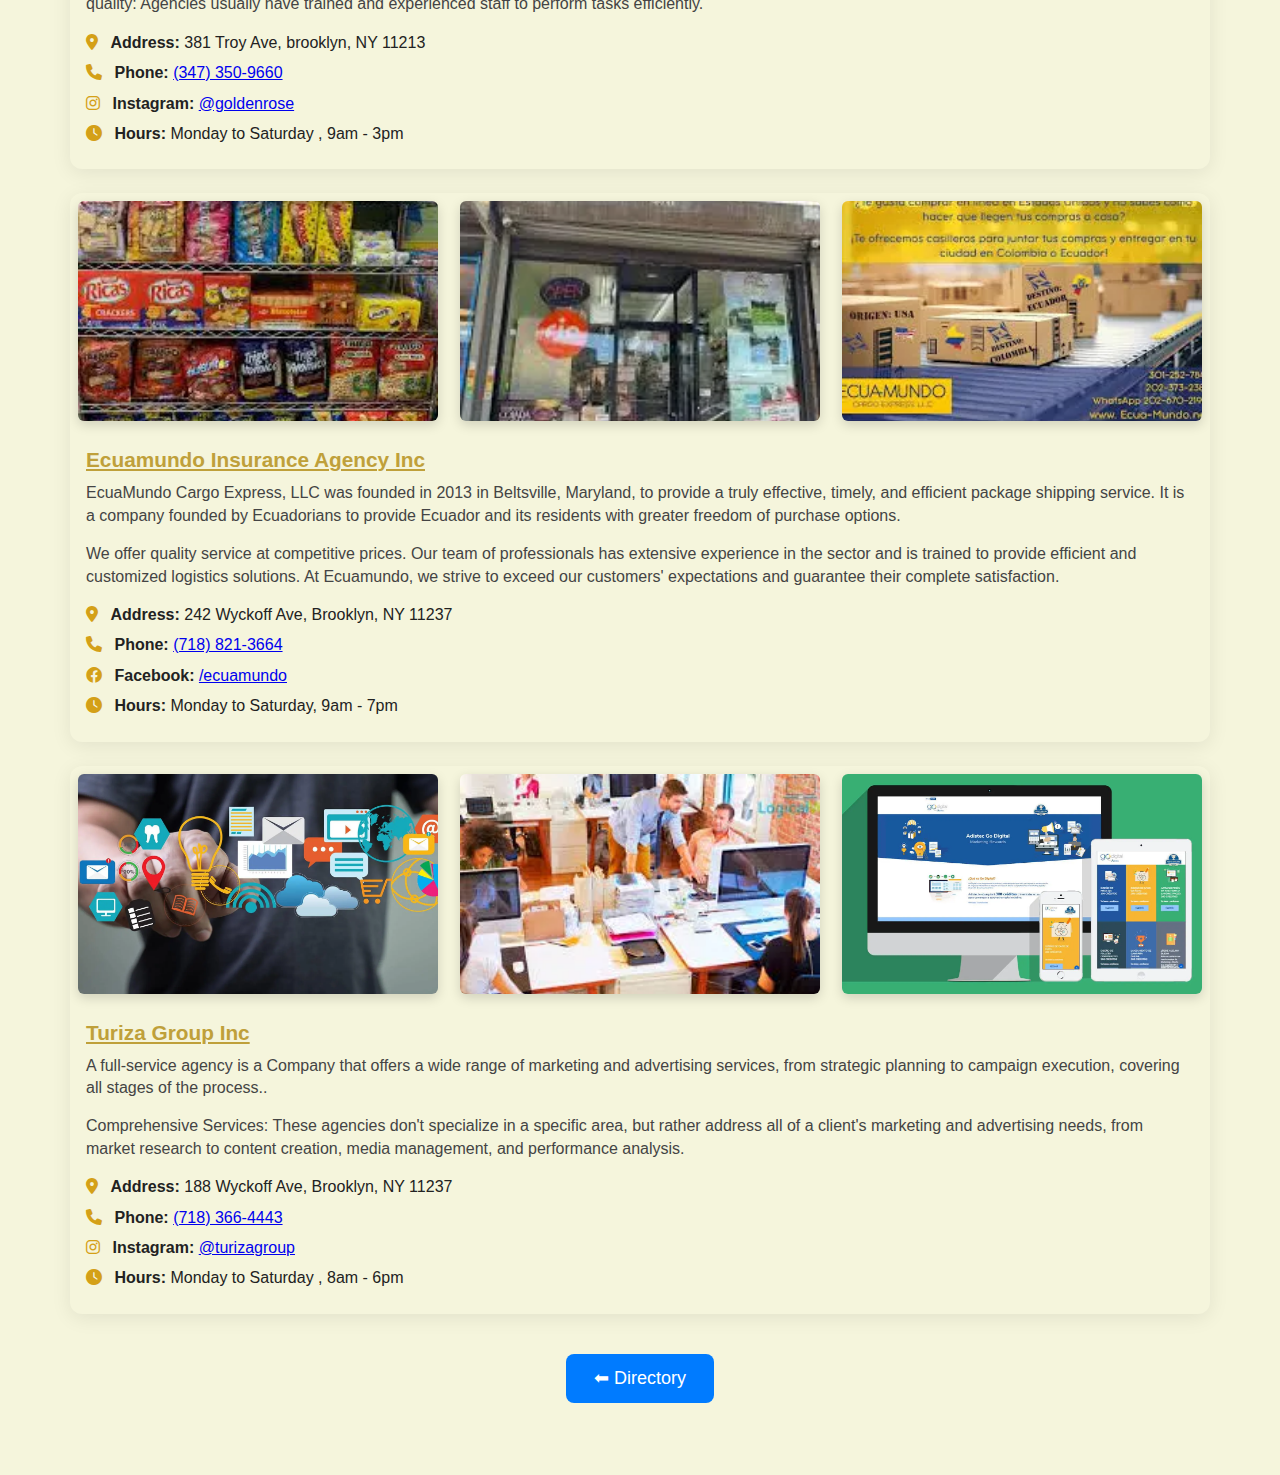
<file: directorio/restaurants/medical-1.html>
<!DOCTYPE html>
<html lang="en">
<head>
  <meta charset="UTF-8">
  <meta name="viewport" content="width=device-width, initial-scale=1.0">
  <title>Agencies - Center Mall Digital</title>
  <link rel="stylesheet" href="negocio.css">
  <link rel="stylesheet" href="https://cdnjs.cloudflare.com/ajax/libs/font-awesome/6.0.0-beta3/css/all.min.css">
</head>
<body>
  <header>
    <h1>Medical Services in Center Mall Digital</h1>
  </header>

  <main class="container">

    <!-- BUSINESS CARD TEMPLATE -->
    <section class="negocio">
      <div class="imagenes">
        <img src="img/atlantic-1.webp" alt="Photo 1" />
        <img src="img/atlantic-2.webp" alt="Photo 2" />
        <img src="img/atlantic-3.webp" alt="Photo 3" />
      </div>
      <div class="info">
        <h2>Atlantic Travel </h2>
        <p>Business agency services refer to a range of professional services that are provided to support businesses in achieving their goals. These services include marketing, consulting, financial planning, human resources, and more. </p>
        <p> But what kinds of “agencies” are out there anyway? In this day and age, there is a multitude of types of agencies that provide marketing/communication services for businesses, but for clarity's sake, we can broadly separate them into 3 different types of agencies: Creative, marketing, and advertising. </p>
        <ul style="list-style: none; padding: 0">
          <li><i class="fas fa-map-marker-alt"></i> <strong>Address:</strong> 191 Wyckoff Ave. Brooklyn, NY 11237</li>
          <li><i class="fas fa-phone"></i> <strong>Phone:</strong> <a href="tel:+17183868430">(718) 386-8430</a></li>
          <li><i class="fab fa-instagram"></i> <strong>Instagram:</strong> <a href="https://instagram.com/atlantictravel" target="_blank">@bushwicjgreencleaners</a></li>
          <li><i class="fas fa-clock"></i> <strong>Hours:</strong> Monday to Sunday, 8.30am - 8pm</li>
        </ul>
      </div>
    </section>

    <!-- COPY TEMPLATE FOR OTHER RESTAURANTS -->
    <section class="negocio">
      <div class="imagenes">
        <img src="img/americas-1.webp" alt="Photo 1" />
        <img src="img/americas-2.webp" alt="Photo 2" />
        <img src="img/americas-3.webp" alt="Photo 3" />
      </div>
      <div class="info">
        <h2>America's Travel Express</h2>
        <p>Our agency specializes in: money transfers, money orders, bill payments, and notary services.
          We proudly serve our Latino community, always making sure their tasks are simple and stress-free.
          Professional, respectful, and courteous attention is what you’ll always receive.</p>
        <p>We also offer airline ticket sales for both domestic and international flights,
          with excellent and guaranteed prices. </p>
        <ul style="list-style: none; padding: 0">
          <li><i class="fas fa-map-marker-alt"></i> <strong>Address:</strong> 867 Putnam Ave, Brooklyn, NY 11385</li>
          <li><i class="fas fa-phone"></i> <strong>Phone:</strong> <a href="tel:+16464136988">(646) 413-6988</a></li>
          <li><i class="fab fa-facebook"></i> <strong>Facebook:</strong> <a href="#">/americastravel</a></li>
          <li><i class="fas fa-clock"></i> <strong>Hours:</strong> Monday to Sunday, 7.30am - 7.30pm</li>
        </ul>
      </div>
    </section>

    <section class="negocio">
      <div class="imagenes">
        <img src="img/golden-1.webp" alt="Photo 1" />
        <img src="img/golden-2.webp" alt="Photo 2" />
        <img src="img/golden-3.webp" alt="Photo 3" />
      </div>
      <div class="info">
        <h2>Golden Rose Agency</h2>
        <p> In Brooklyn, general service agencies, also known as maintenance or support service companies, offer services such as cleaning, sanitation, facility maintenance, and waste management, among others, for businesses and buildings. </p>
        <p>Save time and money:
          It allows companies to focus on their core business without having to worry about maintenance and cleaning.
          Professionalism and quality:
          Agencies usually have trained and experienced staff to perform tasks efficiently.</p>
        <ul>
          <li><i class="fas fa-map-marker-alt"></i> <strong>Address:</strong> 381 Troy Ave, brooklyn, NY 11213</li>
          <li><i class="fas fa-phone"></i> <strong>Phone:</strong> <a href="tel:+13473509660">(347) 350-9660</a></li>
          <li><i class="fab fa-instagram"></i> <strong>Instagram:</strong> <a href="#">@goldenrose</a></li>
          <li><i class="fas fa-clock"></i> <strong>Hours:</strong> Monday to Saturday  , 9am - 3pm</li>
        </ul>
      </div>
    </section>

    <section class="negocio">
      <div class="imagenes">
        <img src="img/ecuamundo-1.webp" alt="Photo 1" />
        <img src="img/ecuamundo-2.webp" alt="Photo 2" />
        <img src="img/ecuamundo-3.webp" alt="Photo 3" />
      </div>
      <div class="info">
        <h2>Ecuamundo Insurance Agency Inc</h2>
        <p>EcuaMundo Cargo Express, LLC was founded in 2013 in Beltsville, Maryland, to provide a truly effective, timely, and efficient package shipping service. It is a company founded by Ecuadorians to provide Ecuador and its residents with greater freedom of purchase options.  </p>
        <p>We offer quality service at competitive prices. Our team of professionals has extensive experience in the sector and is trained to provide efficient and customized logistics solutions. At Ecuamundo, we strive to exceed our customers' expectations and guarantee their complete satisfaction.</p>
        <ul style="list-style: none; padding: 0">
          <li><i class="fas fa-map-marker-alt"></i> <strong>Address:</strong> 242 Wyckoff Ave, Brooklyn, NY 11237</li>
          <li><i class="fas fa-phone"></i> <strong>Phone:</strong> <a href="tel:+17188213664">(718) 821-3664</a></li>
          <li><i class="fab fa-facebook"></i> <strong>Facebook:</strong> <a href="#">/ecuamundo</a></li>
          <li><i class="fas fa-clock"></i> <strong>Hours:</strong> Monday to Saturday, 9am - 7pm</li>
        </ul>
      </div>
    </section>

    <section class="negocio">
      <div class="imagenes">
        <img src="img/turiza-1.webp" alt="Photo 1" />
        <img src="img/turiza-2.webp" alt="Photo 2" />
        <img src="img/turiza-3.webp" alt="Photo 3" />
      </div>
      <div class="info">
        <h2>Turiza Group Inc</h2>
        <p>
          A full-service agency is a Company that offers a wide range of marketing and advertising services, from strategic planning to campaign execution, covering all stages of the process.. </p>
      <p>Comprehensive Services:
        These agencies don't specialize in a specific area, but rather address all of a client's marketing and advertising needs, from market research to content creation, media management, and performance analysis. </p> 
        <ul style="list-style: none; padding: 0">
          <li><i class="fas fa-map-marker-alt"></i> <strong>Address:</strong> 188 Wyckoff Ave, Brooklyn, NY 11237</li>
          <li><i class="fas fa-phone"></i> <strong>Phone:</strong> <a href="tel:+17183664443">(718) 366-4443</a></li>
          <li><i class="fab fa-instagram"></i> <strong>Instagram:</strong> <a href="#">@turizagroup</a></li>
          <li><i class="fas fa-clock"></i> <strong>Hours:</strong> Monday to Saturday , 8am - 6pm</li>
        </ul>
      </div>
    </section>

  </main>

  <div class="center-container">
    <a class="back-button" href="../directorio.html">⬅ Directory</a>
  </div>
  
</body>
</html>
</file>
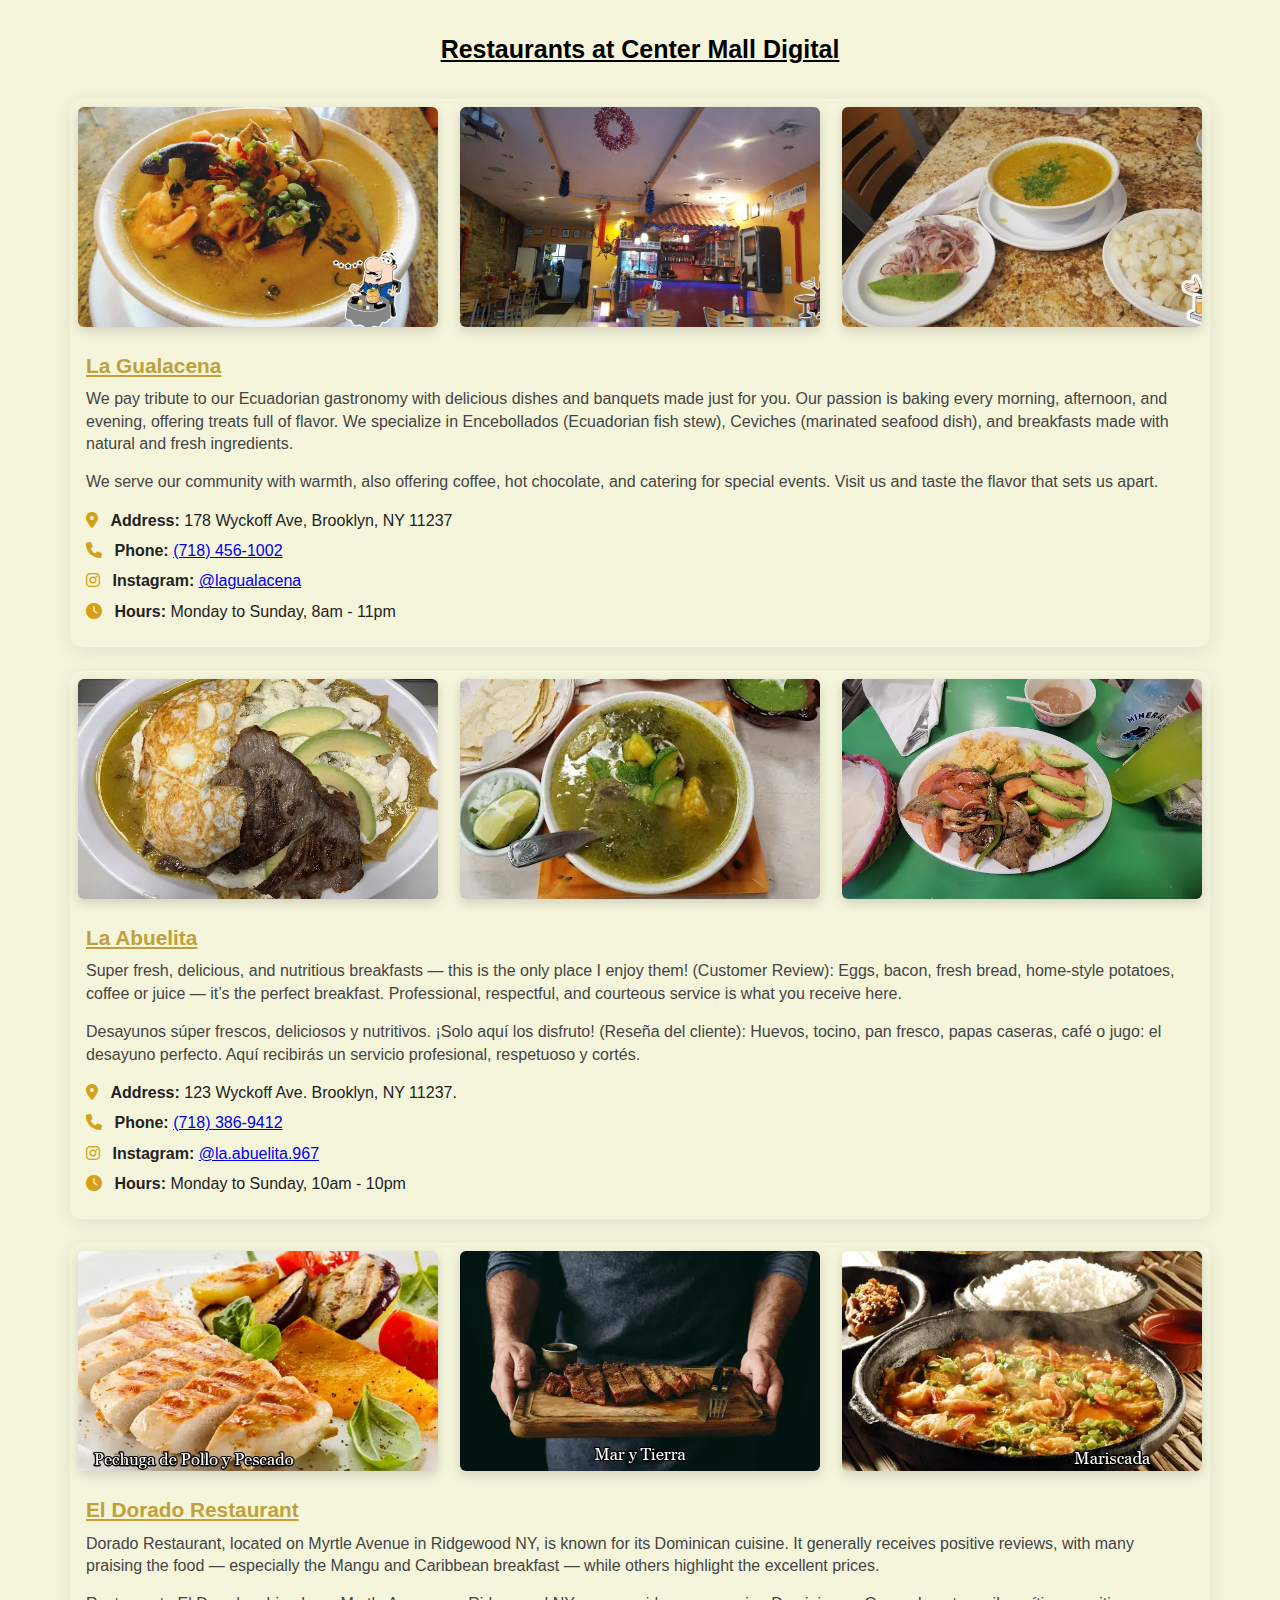
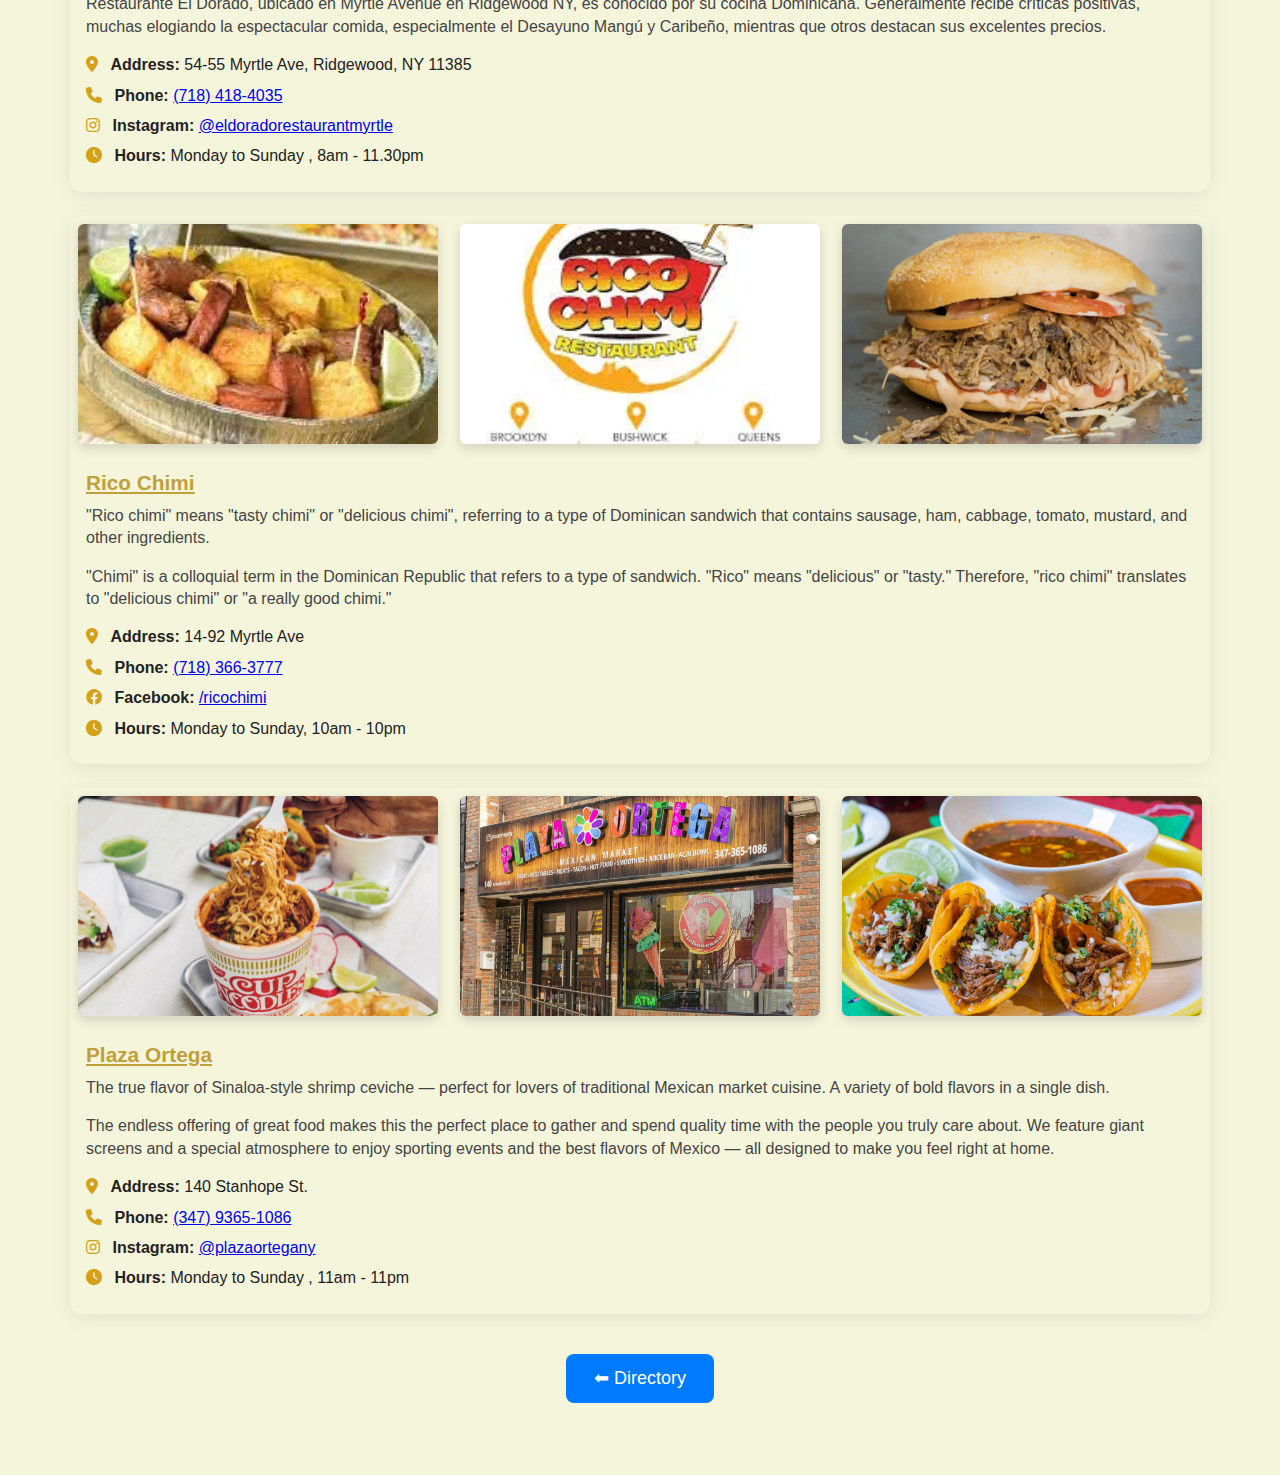
<file: directorio/restaurants/restaurant-1.html>
<!DOCTYPE html>
<html lang="en">
<head>
  <meta charset="UTF-8">
  <meta name="viewport" content="width=device-width, initial-scale=1.0">
  <title>Restaurants - Center Mall Digital</title>
  <link rel="stylesheet" href="negocio.css">
  <link rel="stylesheet" href="https://cdnjs.cloudflare.com/ajax/libs/font-awesome/6.0.0-beta3/css/all.min.css">
</head>
<body>
  <header>
    <h1>Restaurants at Center Mall Digital</h1>
  </header>

  <main class="container">

    <!-- BUSINESS CARD TEMPLATE -->
    <section class="negocio">
      <div class="imagenes">
        <img src="img/guala-1.webp" alt="Photo 1" />
        <img src="img/guala-2.webp" alt="Photo 2" />
        <img src="img/guala-3.webp" alt="Photo 3" />
      </div>
      <div class="info">
        <h2>La Gualacena</h2>
        <p>We pay tribute to our Ecuadorian gastronomy with delicious dishes and banquets made just for you.
          Our passion is baking every morning, afternoon, and evening, offering treats full of flavor.
          We specialize in Encebollados (Ecuadorian fish stew), Ceviches (marinated seafood dish), and breakfasts made with natural and fresh ingredients.</p>
        <p>We serve our community with warmth, also offering coffee, hot chocolate, and catering for special events.
          Visit us and taste the flavor that sets us apart.</p>
        <ul style="list-style: none; padding: 0">
          <li><i class="fas fa-map-marker-alt"></i> <strong>Address:</strong> 178 Wyckoff Ave, Brooklyn, NY 11237</li>
          <li><i class="fas fa-phone"></i> <strong>Phone:</strong> <a href="tel:+17184561002">(718) 456-1002</a></li>
          <li><i class="fab fa-instagram"></i> <strong>Instagram:</strong> <a href="https://instagram.com/lagualacena" target="_blank">@lagualacena</a></li>
          <li><i class="fas fa-clock"></i> <strong>Hours:</strong> Monday to Sunday, 8am - 11pm</li>
        </ul>
      </div>
    </section>

    <!-- COPY TEMPLATE FOR OTHER RESTAURANTS -->
    <section class="negocio">
      <div class="imagenes">
        <img src="img/abuelita-1.webp" alt="Photo 1" />
        <img src="img/abuelita-2.webp" alt="Photo 2" />
        <img src="img/abuelita-3.webp" alt="Photo 3" />
      </div>
      <div class="info">
        <h2>La Abuelita</h2>
        <p>Super fresh, delicious, and nutritious breakfasts — this is the only place I enjoy them! (Customer Review):
          Eggs, bacon, fresh bread, home-style potatoes, coffee or juice — it’s the perfect breakfast.
          Professional, respectful, and courteous service is what you receive here.</p>
        <p>Desayunos súper frescos, deliciosos y nutritivos. ¡Solo aquí los disfruto! (Reseña del cliente):
          Huevos, tocino, pan fresco, papas caseras, café o jugo: el desayuno perfecto.
          Aquí recibirás un servicio profesional, respetuoso y cortés.</p>
        <ul style="list-style: none; padding: 0">
          <li><i class="fas fa-map-marker-alt"></i> <strong>Address:</strong> 123 Wyckoff Ave. Brooklyn, NY 11237.</li>
          <li><i class="fas fa-phone"></i> <strong>Phone:</strong> <a href="tel:+17183869412">(718) 386-9412</a></li>
          <li><i class="fab fa-instagram"></i> <strong>Instagram:</strong> <a href="https://instagram.com/la.abuelita.967" target="_blank">@la.abuelita.967</a></li>
          <li><i class="fas fa-clock"></i> <strong>Hours:</strong> Monday to Sunday, 10am - 10pm</li>
        </ul>
      </div>
    </section>

    <section class="negocio">
      <div class="imagenes">
        <img src="img/dorado-101.webp" alt="Photo 1" />
        <img src="img/dorado-102.webp" alt="Photo 2" />
        <img src="img/dorado-103.webp" alt="Photo 3" />
      </div>
      <div class="info">
        <h2>El Dorado Restaurant</h2>
        <p>Dorado Restaurant, located on Myrtle Avenue in Ridgewood NY, is known for its Dominican cuisine.
          It generally receives positive reviews, with many praising the food — especially the Mangu and Caribbean breakfast — while others highlight the excellent prices.</p>
        <p>Restaurante El Dorado, ubicado en Myrtle Avenue en Ridgewood NY, es conocido por su cocina Dominicana. 
          Generalmente recibe críticas positivas, muchas elogiando la espectacular comida, especialmente el Desayuno Mangú y Caribeño, mientras que otros destacan sus excelentes precios. </p>
        <ul style="list-style: none; padding: 0">
          <li><i class="fas fa-map-marker-alt"></i> <strong>Address:</strong> 54-55 Myrtle Ave, Ridgewood, NY 11385</li>
          <li><i class="fas fa-phone"></i> <strong>Phone:</strong> <a href="tel:+17184184035">(718) 418-4035</a></li>
          <li><i class="fab fa-instagram"></i> <strong>Instagram:</strong> <a href="https://instagram.com/eldoradorestaurantmyrtle" target="_blank">@eldoradorestaurantmyrtle</a></li>
          <li><i class="fas fa-clock"></i> <strong>Hours:</strong> Monday to Sunday , 8am - 11.30pm</li>
        </ul>
      </div>
    </section>

    <section class="negocio">
      <div class="imagenes">
        <img src="img/chimi-1.webp" alt="Photo 1" />
        <img src="img/chimi-3.webp" alt="Photo 2" />
        <img src="img/chimi-2.webp" alt="Photo 3" />
      </div>
      <div class="info">
        <h2>Rico Chimi</h2>
        <p>"Rico chimi" means "tasty chimi" or "delicious chimi", referring to a type of Dominican sandwich 
          that contains sausage, ham, cabbage, tomato, mustard, and other ingredients.</p>
        <p>"Chimi" is a colloquial term in the Dominican Republic that refers to a type of sandwich.
          "Rico" means "delicious" or "tasty."
          Therefore, "rico chimi" translates to "delicious chimi" or "a really good chimi."</p>
        <ul style="list-style: none; padding: 0">
          <li><i class="fas fa-map-marker-alt"></i> <strong>Address:</strong> 14-92 Myrtle Ave</li>
          <li><i class="fas fa-phone"></i> <strong>Phone:</strong> <a href="tel:+17183663777">(718) 366-3777</a></li>
          <li><i class="fab fa-facebook"></i> <strong>Facebook:</strong> <a href="https://ricochimi.com">/ricochimi</a></li>
          <li><i class="fas fa-clock"></i> <strong>Hours:</strong> Monday to Sunday, 10am - 10pm</li>
        </ul>
      </div>
    </section>

    <section class="negocio">
      <div class="imagenes">
        <img src="img/ortega-1.webp" alt="Photo 1" />
        <img src="img/ortega-2.webp" alt="Photo 2" />
        <img src="img/ortega-3.webp" alt="Photo 3" />
      </div>
      <div class="info">
        <h2>Plaza Ortega</h2>
        <p>The true flavor of Sinaloa-style shrimp ceviche — perfect for lovers of traditional Mexican market cuisine.
          A variety of bold flavors in a single dish.</p>
        <p>The endless offering of great food makes this the perfect place to gather and spend quality time with the people you truly care about.
          We feature giant screens and a special atmosphere to enjoy sporting events and the best flavors of Mexico — all designed to make you feel right at home.</p>
        <ul style="list-style: none; padding: 0">
          <li><i class="fas fa-map-marker-alt"></i> <strong>Address:</strong> 140 Stanhope St.</li>
          <li><i class="fas fa-phone"></i> <strong>Phone:</strong> <a href="tel:+13473651086">(347) 9365-1086</a></li>
          <li><i class="fab fa-instagram"></i> <strong>Instagram:</strong> <a href="https://instagram.com/plazaortegany" target="_blank">@plazaortegany</a></li>
          <li><i class="fas fa-clock"></i> <strong>Hours:</strong> Monday to Sunday , 11am - 11pm</li>
        </ul>
      </div>
    </section>

  </main>

  <div class="center-container">
    <a class="back-button" href="../directorio.html">⬅ Directory</a>
  </div>
  
</body>
</html>
</file>
<file: styles.css>
* {
    margin: 0;
    padding: 0;
    box-sizing: border-box;
  }

  body, html {
    height: 100%;
    font-family: 'Segoe UI', Tahoma, Geneva, Verdana, sans-serif;
  }

  .hero {
    position: relative;
    background-image: url('img/newyork.webp');
    background-size: cover;
    background-position: center;
    height: 100vh;
    color: white;
    text-align: center;
    display: flex;
    flex-direction: column;
    justify-content: center;
    align-items: center;
  }
  
  .overlay {
    position: absolute;
    top: 0; left: 0;
    width: 100%;
    height: 100%;
    background-color: rgba(0, 0, 0, 0.5); /* aquí controlas qué tan oscuro quieres */
    z-index: 1;
  }
  
  .hero h1, .hero p, .hero a {
    position: relative;
    z-index: 2;
  }
  

  .hero h1 {
    font-size: 3rem;
    margin-bottom: 7rem;
  }

  .hero p {
    font-size: 1.5rem;
    font-weight: bold;
    margin-bottom: 2rem;
    color: rgb(255, 255, 255);
    text-decoration: underline;
  }

  .hero a {
    background: #ffcc00;
    color: #000;
    text-decoration: none;
    padding: 1rem 2rem;
    margin-bottom: 10rem;
    font-size: 1.2rem;
    border-radius: 8px;
    font-weight: bold;
    transition: background 0.3s ease;
  }

  .hero a:hover {
    background: #e6b800;
  }

  .footer-fixed {
    position: fixed;
    bottom: 0;
    width: 100%;
    background-color: #f0f0f0;
    text-align: center;
    padding: 10px 0;
    z-index: 999;
    box-shadow: 0 -2px 10px rgba(0, 0, 0, 0.2);
  }
  
  .footer-button {
    display: inline-flex;
    align-items: center;
    justify-content: center;
    gap: 10px;
    background-color: #ffcc00;
    color: #000;
    padding: 12px 24px;
    border-radius: 8px;
    font-weight: bold;
    font-size: 15px;
    text-decoration: none;
    transition: background-color 0.3s ease, color 0.3s ease;
  }
  
  .footer-button:hover {
    background-color: #25D366;
    color: #000;
  }
  
  .footer-button i {
    font-size: 18px;
  }

  @media (max-width: 480px) {
    .footer-button {
      flex-direction: column;
      font-size: 13px;
      padding: 10px 16px;
      gap: 5px;
      text-align: center;
    }
  
    .footer-button i {
      font-size: 16px;
    }
  }
</file>
<file: directorio/styles-dir.css>
body {
    font-family: Arial, sans-serif;
    margin: 0;
    padding: 0;
    background: beige;
    color: #333;
  }

  header {
    background: #222;
    color: #fff;
    text-align: center;
    padding: 1rem;
  }

  h1 {
    margin: 0;
    font-size: 2rem;
  }

  .container {
    display: grid;
    grid-template-columns: repeat(3, 1fr);
    gap: 2rem;
    padding: 2rem;
    max-width: 1200px;
    margin: auto;
  }

  .card {
    background: #fff;
    border-radius: 12px;
    box-shadow: 0 4px 6px rgba(0, 0, 0, 0.6);
    padding: 2rem;
    text-align: center;
    text-decoration: none;
    color: #333;
    transition: transform 0.2s ease;
  }

  .card:hover {
    transform: translateY(-5px);
    box-shadow: 0 8px 20px rgba(0,0,0,0.15);
    transform: scale(1.03);
  }

  .card span {
    font-size: 3rem;
    display: block;
    margin-bottom: 1rem;
  }

  .card.real {
    display: block;
    text-align: center;
    border-radius: 10px;
    overflow: hidden;
    background: white;
    box-shadow: 0 4px 8px rgba(0,0,0,0.1);
    transition: transform 0.3s ease;
  }
  
  .card.real img {
    width: 100%;
    height: 220px;
    object-fit: cover;
  }
  
  .card.real .content {
    padding: 1.2rem 1rem 1.5rem 1rem;
  }
  
  .card.real h3 {
    margin: 0;
    color: #333;
    font-size: 1.2rem;
    text-decoration: underline;
  }
  
  .card.real p {
    margin-top: 0.5rem;
    font-size: 1.1rem;
    color: #666;
  }

  .card.real:hover {
    transform: translateY(-6px);
    box-shadow: 0 8px 16px rgba(0,0,0,0.2);
  }
  
  @media (max-width: 768px) {
    .container {
      grid-template-columns: repeat(auto-fit, minmax(250px, 1fr));
    }
  }

  @media (max-width: 600px) {
    header h1 {
      font-size: 1.5rem;
    }
  }
</file>
<file: directorio/restaurants/negocio.css>
* {
  box-sizing: border-box;
  margin: 0;
  padding: 0;
  font-family: 'Segoe UI', Tahoma, Geneva, Verdana, sans-serif;
}

body {
  background-color: beige;
  color: #222;
  line-height: 1.4;
  padding: 2rem;
}

h1 {
  text-align: center;
  font-size: 25px;
  color: #000000;
  margin-bottom: 2rem;
  text-decoration: underline;
}

h2{
  text-decoration: underline;
}

.negocio {
  background-color: beige;
  border-radius: 12px;
  box-shadow: 0 4px 20px rgba(0,0,0,0.08);
  margin-bottom: 1.5rem;
  overflow: hidden;
}

.negocio .imagenes {
  display: flex;
  justify-content: space-between;
  gap: 8px;
  padding: 0.5rem;
}

.negocio .imagenes img {
  width: 32%;
  height: 220px;
  object-fit: cover;
  border-radius: 6px;
  box-shadow: 0 4px 12px rgba(0, 0, 0, 0.15);
  transition: transform 0.3s ease, box-shadow 0.3s ease;
  cursor: pointer;
}

.negocio .imagenes img:hover {
  transform: scale(1.05);
  box-shadow: 0 6px 20px rgba(0, 0, 0, 0.25);
}


.negocio .info {
  padding: 1rem;
  line-height: 1.4;
}

.negocio .info h2 {
  color: #bfa03a;
  font-size: 1.5rem;
  margin-bottom: 0.5rem;
}

.negocio .info p {
  margin-bottom: 1rem;
  color: #444;
  text-align: left;
}

.negocio .info ul {
  list-style: none;
  padding-left: 0;
  text-align: left;
}

.negocio .info li {
  margin-bottom: 0.5rem;
}

  .negocio .info h2 {
    font-size: 1.3rem;
  }

.siguiente-seccion {
  text-align: center;
  margin-top: 40px;
}

.btn-siguiente {
  display: inline-block;
  padding: 12px 24px;
  background-color: #333;
  color: #fff;
  text-decoration: none;
  border-radius: 8px;
  font-weight: bold;
  font-size: 16px;
  transition: background-color 0.3s ease, transform 0.2s ease;
}

.btn-siguiente:hover {
  background-color: #555;
  transform: translateY(-2px);
}

.flecha {
  margin-left: 8px;
  font-size: 18px;
}

ul li i {
  color: #d4a017; /* Un dorado suave que va con el estilo panadería */
  margin-right: 8px;
}

ul li a:hover {
  color: #d4a017;
  text-decoration: underline;
}

.center-container {
  display: flex;
  justify-content: center;
  align-items: center;
  margin: 40px 0;
}

.back-button {
  padding: 12px 28px;
  background-color: #007bff;
  color: white;
  text-decoration: none;
  font-size: 18px;
  border-radius: 8px;
  transition: all 0.3s ease;
}

.back-button:hover {
  background-color: #0056b3;
  transform: scale(1.05);
}

/* =================== MEDIA QUERIES =================== */

/* Para pantallas grandes (desktops grandes) */
@media (min-width: 1200px) {
  .container {
    max-width: 1140px;
    margin: 0 auto;
  }

  .footer-button {
    font-size: 16px;
    padding: 15px 30px;
  }
}

/* Laptops y tablets grandes */
@media (max-width: 1199px) and (min-width: 769px) {
  .container {
    padding: 15px;
  }
}

/* Tablets y celulares grandes */
@media (max-width: 768px) and (min-width: 481px) {
  .footer-button {
    font-size: 13px;
    padding: 10px 20px;
  }
}

/* Celulares pequeños */
@media (max-width: 480px) {
  .footer-button {
    font-size: 12px;
    padding: 8px 15px;
  }

  .header {
    font-size: 18px;
  }
}

.sms-link {
  display: inline-block;
  background-color: #fff8e1; /* fondo crema suave */
  color: #a67c00; /* dorado oscuro */
  padding: 6px 14px;
  border-radius: 25px;
  text-decoration: none;
  font-weight: 600;
  box-shadow: 0 2px 6px rgba(0, 0, 0, 0.1);
  transition: background-color 0.3s ease, transform 0.2s ease;
  margin-top: 6px;
}

.sms-link:hover {
  background-color: #ffecb3; /* más brillante al pasar el cursor */
  transform: scale(1.05);
}

.swiper-container {
  width: 100%;
  max-width: 320px;
  margin: auto;
  border-radius: 12px;
  overflow: hidden;
  box-shadow: 0 2px 8px rgba(0,0,0,0.1);
}

.swiper-slide {
  display: flex;
  justify-content: center;
  align-items: center;
}

.swiper-slide img {
  width: 100%;
  max-height: 160px;
  object-fit: cover;
  border-radius: 10px;
}
</file>
